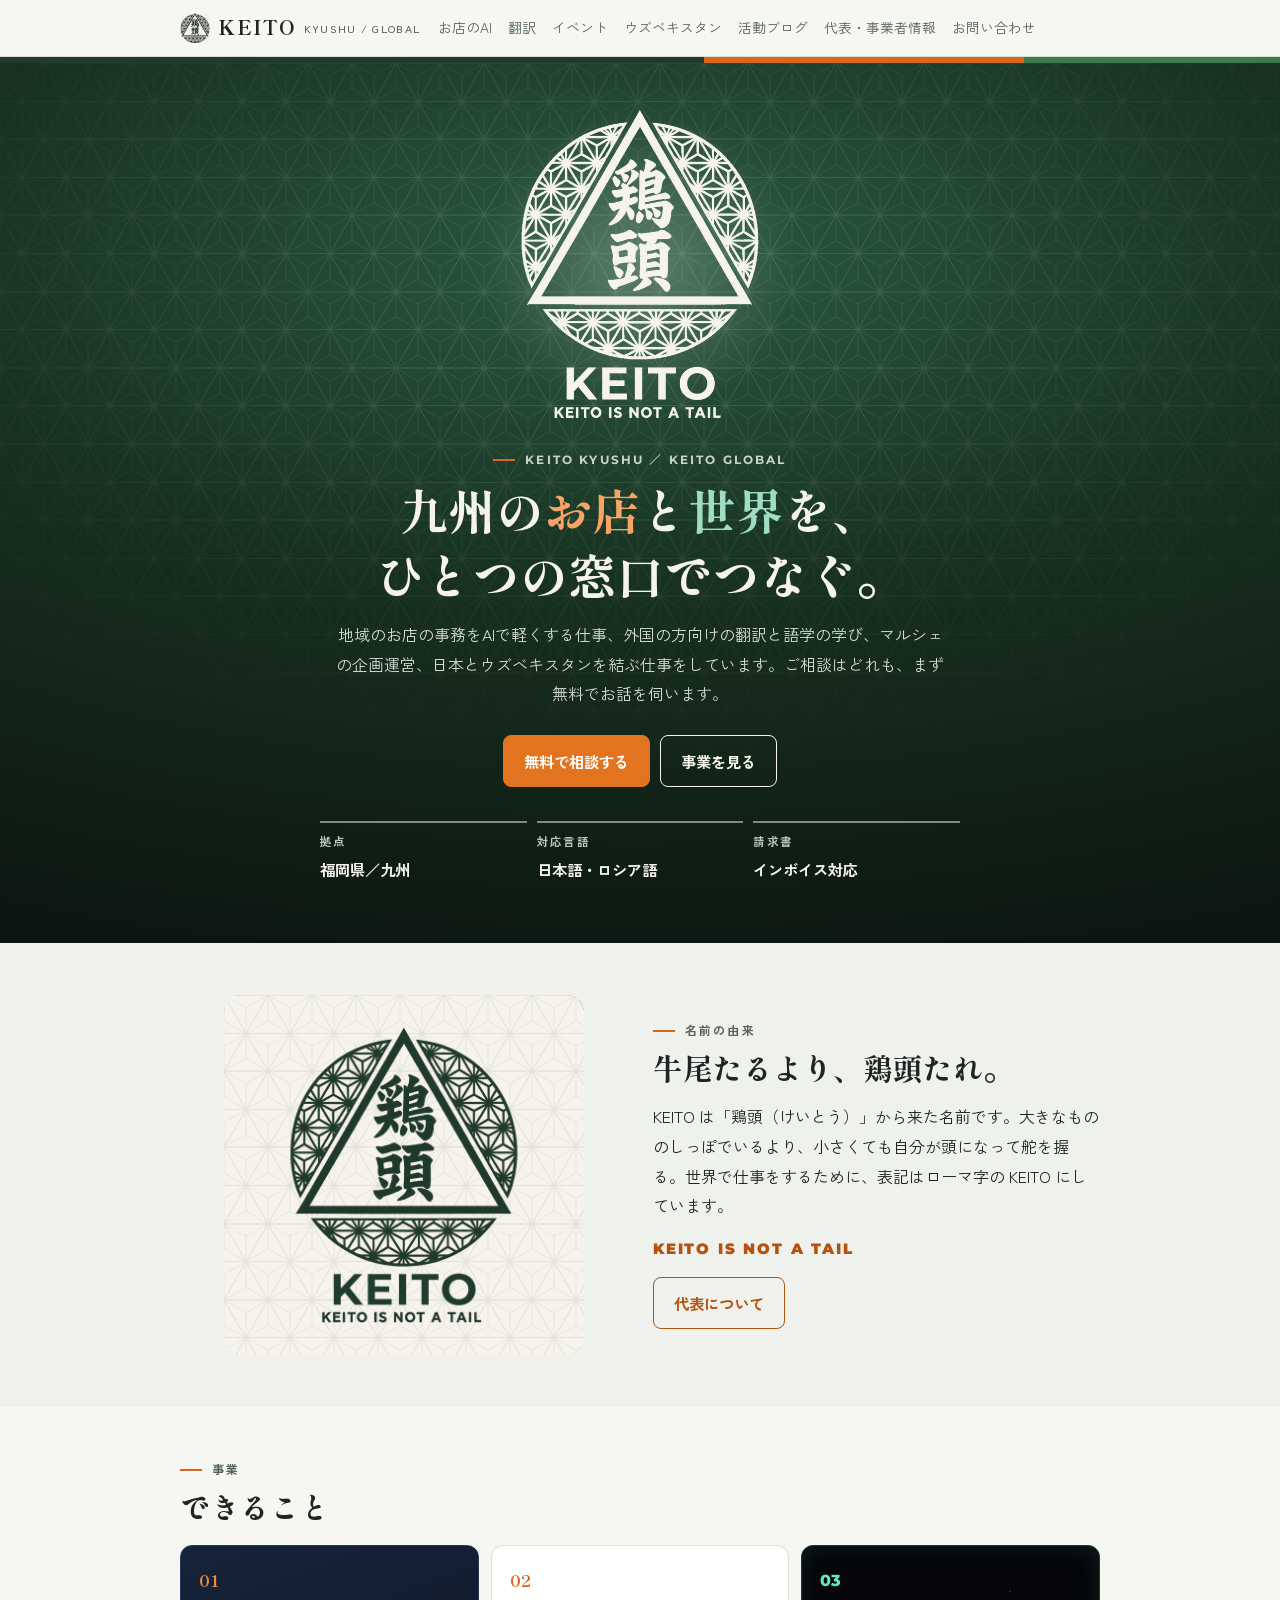
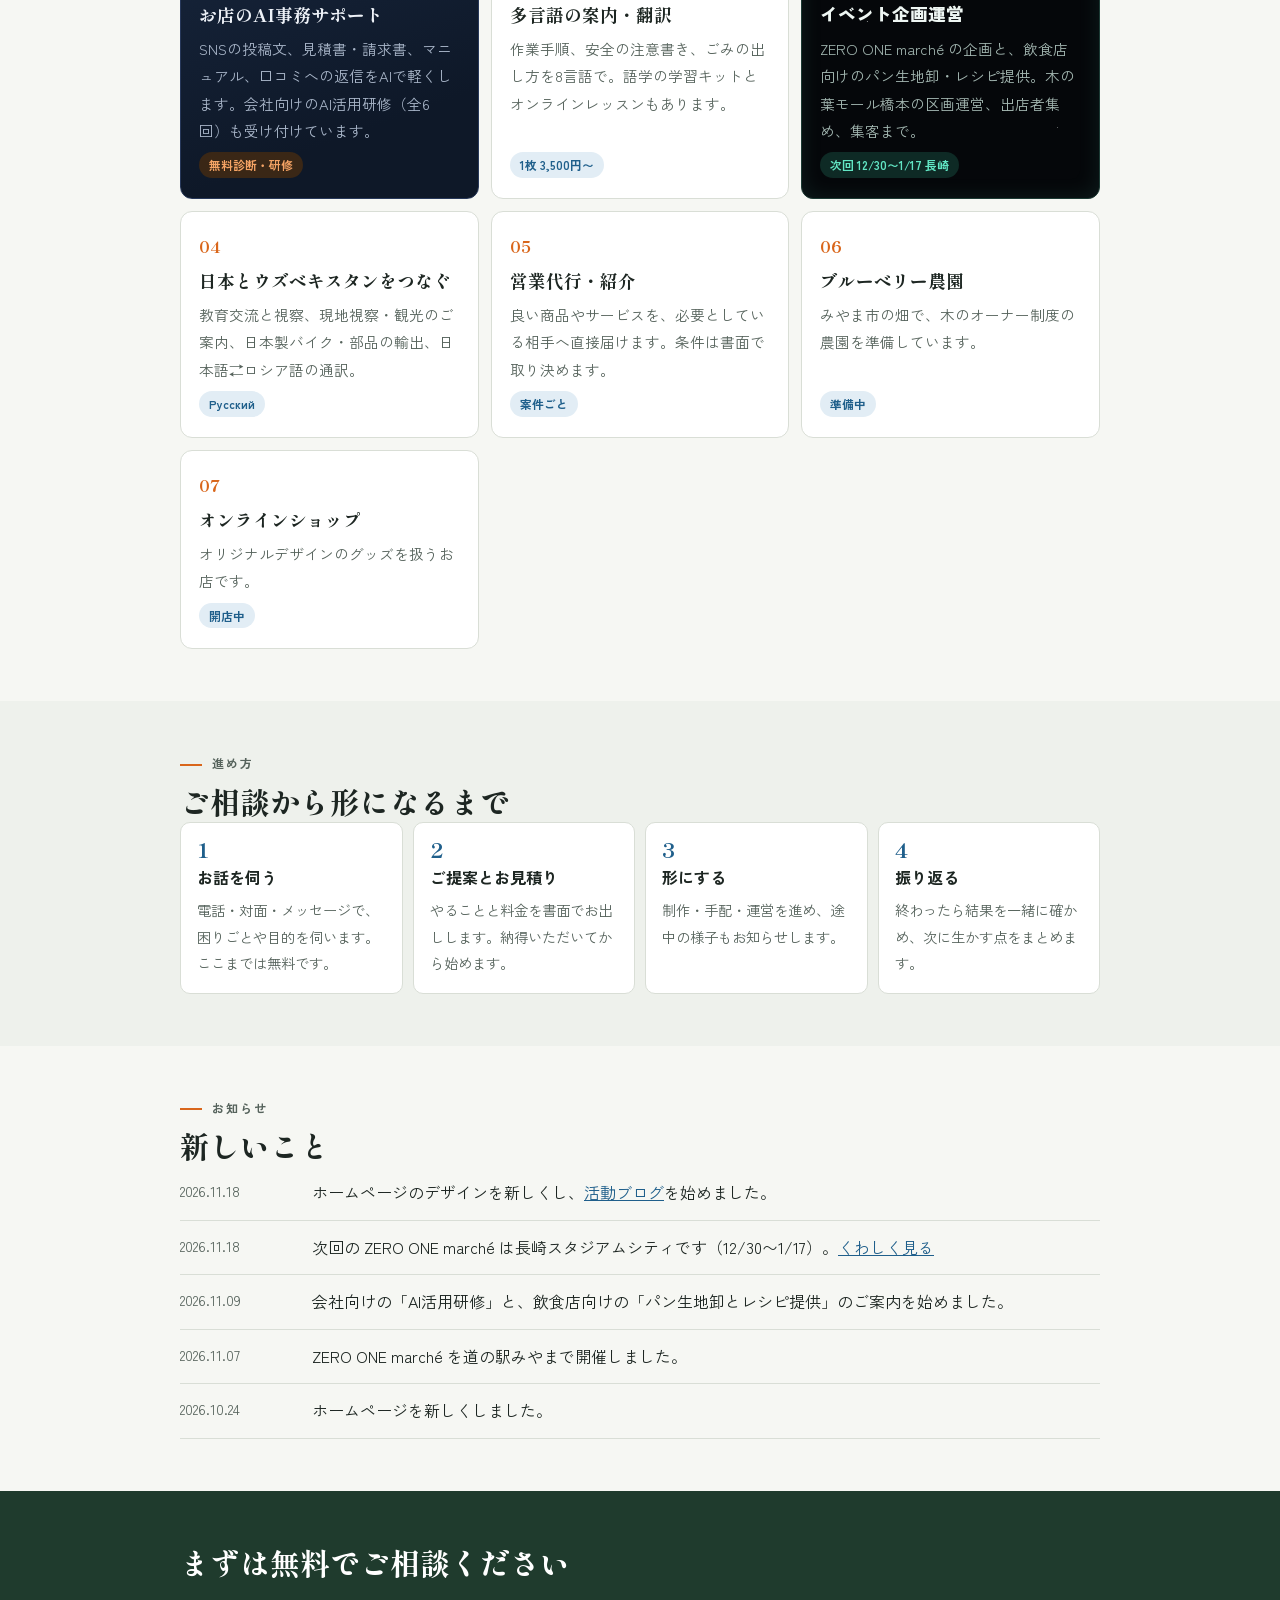
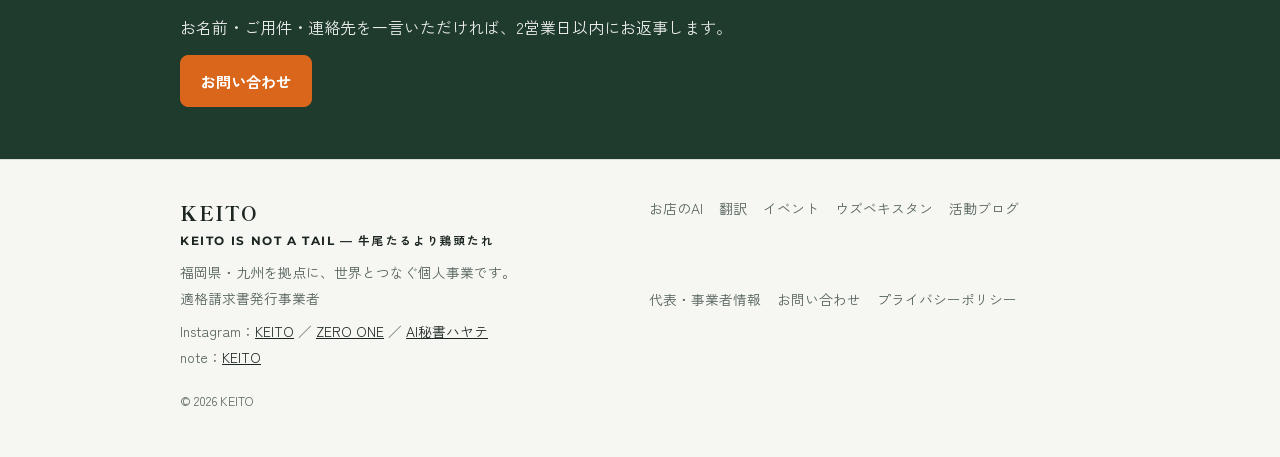
<file: index.html>
<!doctype html>
<html lang="ja">
<head>
<meta charset="utf-8">
<meta name="viewport" content="width=device-width,initial-scale=1,viewport-fit=cover">
<title>KEITO（ケイト）｜福岡県みやま市・九州のAI事務サポート・多言語翻訳・イベント企画</title>
<meta name="google-site-verification" content="VZI8KZtmXzknJhedFPaWdhV9jfp2oQwo4rpci6mWn_s">
<meta name="claude:viewport-fit-sides" content="cover">
<meta name="description" content="福岡県みやま市・九州のKEITO（ケイト／鶏頭。KEITO KYUSHU／KEITO GLOBAL）。お店のAI事務サポート、多言語の翻訳と語学、イベント企画運営（ZERO ONE marché）、日本とウズベキスタンをつなぐ仕事をしています。">
<link rel="canonical" href="https://keito55thx-ai.github.io/">
<meta property="og:type" content="website">
<meta property="og:site_name" content="KEITO">
<meta property="og:title" content="KEITO（ケイト）｜福岡県みやま市・九州のAI事務サポート・多言語翻訳・イベント企画">
<meta property="og:description" content="福岡県みやま市・九州のKEITO（ケイト／鶏頭。KEITO KYUSHU／KEITO GLOBAL）。お店のAI事務サポート、多言語の翻訳と語学、イベント企画運営（ZERO ONE marché）、日本とウズベキスタンをつなぐ仕事をしています。">
<meta property="og:url" content="https://keito55thx-ai.github.io/">
<meta property="og:image" content="https://keito55thx-ai.github.io/assets/ogp.png">
<meta property="og:locale" content="ja_JP">
<meta name="twitter:card" content="summary_large_image">
<meta name="theme-color" content="#f6f7f3" media="(prefers-color-scheme: light)">
<meta name="theme-color" content="#141a17" media="(prefers-color-scheme: dark)">
<link rel="icon" href="assets/favicon.svg" type="image/svg+xml">
<link rel="apple-touch-icon" href="assets/apple-touch-icon.png">
<link rel="preconnect" href="https://fonts.googleapis.com">
<link rel="preconnect" href="https://fonts.gstatic.com" crossorigin>
<link rel="stylesheet" href="https://fonts.googleapis.com/css2?family=Montserrat:wght@700;900&family=Shippori+Mincho+B1:wght@600;800&family=Zen+Kaku+Gothic+New:wght@400;500;700&display=swap">
<link rel="stylesheet" href="assets/style.css">
<script>document.documentElement.className+=" js"</script>
<script src="assets/site.js" defer></script>
<link rel="preload" as="image" href="assets/keito-logo-white.png" fetchpriority="high"><script type="application/ld+json">{"@context": "https://schema.org", "@type": "LocalBusiness", "name": "KEITO", "url": "https://keito55thx-ai.github.io/", "image": "https://keito55thx-ai.github.io/assets/ogp.png", "email": "keito55thx@gmail.com", "address": {"@type": "PostalAddress", "addressLocality": "みやま市", "addressRegion": "福岡県", "addressCountry": "JP"}, "areaServed": ["福岡県", "九州", "日本", "ウズベキスタン"], "knowsLanguage": ["ja", "ru"], "alternateName": ["ケイト", "鶏頭", "KEITO KYUSHU", "KEITO GLOBAL"], "logo": "https://keito55thx-ai.github.io/assets/keito-logo.png", "sameAs": ["https://www.instagram.com/ktoisnotatail/", "https://www.instagram.com/zero1.iyhiah/", "https://www.instagram.com/kto_ai_hisho/", "https://note.com/k_to55", "https://keito420asanoha.paintory.com/"]}</script>
</head>
<body class="t-home">
<a class="skip" href="#main">本文へ</a>
<header class="bar gut"><div class="inner">
  <a class="logo" href=""><i class="mark" aria-hidden="true"></i>KEITO<span>KYUSHU / GLOBAL</span></a>
  <nav aria-label="サイトの案内"><a href="ai/">お店のAI</a><a href="translation/">翻訳</a><a href="event/">イベント</a><a href="uzbekistan/">ウズベキスタン</a><a href="blog/">活動ブログ</a><a href="about/">代表・事業者情報</a><a href="contact/">お問い合わせ</a></nav>
</div></header>
<div class="band" aria-hidden="true"></div>
<main id="main">

<section class="khero"><canvas class="warp" data-color="245,243,236" data-cy="0.26" aria-hidden="true"></canvas><div class="gut"><div class="inner">
  <div class="klogo"><img src="assets/keito-logo-white.png" width="640" height="640" fetchpriority="high" alt="KEITO（鶏頭）のロゴ。KEITO IS NOT A TAIL"></div>
  <p class="eyebrow rise">KEITO KYUSHU ／ KEITO GLOBAL</p>
  <h1 class="rise">九州の<span class="m">お店</span>と<span class="t">世界</span>を、<br>ひとつの窓口でつなぐ。</h1>
  <p class="lead rise">地域のお店の事務をAIで軽くする仕事、外国の方向けの翻訳と語学の学び、マルシェの企画運営、日本とウズベキスタンを結ぶ仕事をしています。ご相談はどれも、まず無料でお話を伺います。</p>
  <div class="actions rise"><a class="btn solid" href="contact/">無料で相談する</a><a class="btn" href="#services">事業を見る</a></div>
  <dl class="facts rise">
    <div><dt>拠点</dt><dd>福岡県／九州</dd></div>
    <div><dt>対応言語</dt><dd>日本語・ロシア語</dd></div>
    <div><dt>請求書</dt><dd>インボイス対応</dd></div>
  </dl>
</div></div></section>
<section class="sec-alt"><div class="gut"><div class="inner"><div class="origin"><div class="plate"><img src="assets/keito-logo.png" width="640" height="640" alt="" loading="lazy"></div><div><p class="eyebrow">名前の由来</p><h2>牛尾たるより、鶏頭たれ。</h2><p>KEITO は「鶏頭（けいとう）」から来た名前です。大きなもののしっぽでいるより、小さくても自分が頭になって舵を握る。世界で仕事をするために、表記はローマ字の KEITO にしています。</p><p class="motto">KEITO IS NOT A TAIL</p><p style="margin-top:14px"><a class="btn" href="about/">代表について</a></p></div></div></div></div></section>
<section id="services"><div class="gut"><div class="inner"><p class="eyebrow">事業</p><h2>できること</h2><div class="cards"><a class="card c-ai" href="ai/"><span class="no">01</span><h3>お店のAI事務サポート</h3><p>SNSの投稿文、見積書・請求書、マニュアル、口コミへの返信をAIで軽くします。会社向けのAI活用研修（全6回）も受け付けています。</p><span class="chip">無料診断・研修</span></a><a class="card" href="translation/"><span class="no">02</span><h3>多言語の案内・翻訳</h3><p>作業手順、安全の注意書き、ごみの出し方を8言語で。語学の学習キットとオンラインレッスンもあります。</p><span class="chip">1枚 3,500円〜</span></a><a class="card c-zero" href="event/"><span class="no">03</span><h3>イベント企画運営</h3><p>ZERO ONE marché の企画と、飲食店向けのパン生地卸・レシピ提供。木の葉モール橋本の区画運営、出店者集め、集客まで。</p><span class="chip">次回 12/30〜1/17 長崎</span></a><a class="card" href="uzbekistan/"><span class="no">04</span><h3>日本とウズベキスタンをつなぐ</h3><p>教育交流と視察、現地視察・観光のご案内、日本製バイク・部品の輸出、日本語⇄ロシア語の通訳。</p><span class="chip">Русский</span></a><a class="card" href="about/#sales"><span class="no">05</span><h3>営業代行・紹介</h3><p>良い商品やサービスを、必要としている相手へ直接届けます。条件は書面で取り決めます。</p><span class="chip">案件ごと</span></a><a class="card" href="about/#farm"><span class="no">06</span><h3>ブルーベリー農園</h3><p>みやま市の畑で、木のオーナー制度の農園を準備しています。</p><span class="chip">準備中</span></a><a class="card" href="https://keito420asanoha.paintory.com/" target="_blank" rel="noopener"><span class="no">07</span><h3>オンラインショップ</h3><p>オリジナルデザインのグッズを扱うお店です。</p><span class="chip">開店中</span></a></div></div></div></section>
<section class="sec-alt"><div class="gut"><div class="inner"><p class="eyebrow">進め方</p><h2>ご相談から形になるまで</h2><ol class="steps"><li><strong>お話を伺う</strong><span>電話・対面・メッセージで、困りごとや目的を伺います。ここまでは無料です。</span></li><li><strong>ご提案とお見積り</strong><span>やることと料金を書面でお出しします。納得いただいてから始めます。</span></li><li><strong>形にする</strong><span>制作・手配・運営を進め、途中の様子もお知らせします。</span></li><li><strong>振り返る</strong><span>終わったら結果を一緒に確かめ、次に生かす点をまとめます。</span></li></ol></div></div></section>
<section><div class="gut"><div class="inner"><p class="eyebrow">お知らせ</p><h2>新しいこと</h2><ul class="news"><li><time datetime="2026-11-18">2026.11.18</time><span>ホームページのデザインを新しくし、<a href="blog/">活動ブログ</a>を始めました。</span></li><li><time datetime="2026-11-18">2026.11.18</time><span>次回の ZERO ONE marché は長崎スタジアムシティです（12/30〜1/17）。<a href="event/">くわしく見る</a></span></li><li><time datetime="2026-11-09">2026.11.09</time><span>会社向けの「AI活用研修」と、飲食店向けの「パン生地卸とレシピ提供」のご案内を始めました。</span></li><li><time datetime="2026-11-07">2026.11.07</time><span>ZERO ONE marché を道の駅みやまで開催しました。</span></li><li><time datetime="2026-10-24">2026.10.24</time><span>ホームページを新しくしました。</span></li></ul></div></div></section>
<section class="sec-cta"><div class="gut"><div class="inner"><div class="cta"><h2>まずは無料でご相談ください</h2><p>お名前・ご用件・連絡先を一言いただければ、2営業日以内にお返事します。</p><a class="btn solid" href="contact/">お問い合わせ</a></div></div></div></section>

</main>
<footer class="foot gut"><div class="inner">
  <div class="foot-grid">
    <div><p class="foot-logo">KEITO</p><p class="foot-tag">KEITO IS NOT A TAIL ― 牛尾たるより鶏頭たれ</p><p>福岡県・九州を拠点に、世界とつなぐ個人事業です。<br>適格請求書発行事業者</p><p class="foot-sns">Instagram：<a href="https://www.instagram.com/ktoisnotatail/" target="_blank" rel="noopener">KEITO</a> ／ <a href="https://www.instagram.com/zero1.iyhiah/" target="_blank" rel="noopener">ZERO ONE</a> ／ <a href="https://www.instagram.com/kto_ai_hisho/" target="_blank" rel="noopener">AI秘書ハヤテ</a><br>note：<a href="https://note.com/k_to55" target="_blank" rel="noopener">KEITO</a></p></div>
    <nav aria-label="フッターの案内"><a href="ai/">お店のAI</a><a href="translation/">翻訳</a><a href="event/">イベント</a><a href="uzbekistan/">ウズベキスタン</a><a href="blog/">活動ブログ</a><a href="about/">代表・事業者情報</a><a href="contact/">お問い合わせ</a><a href="privacy/">プライバシーポリシー</a></nav>
  </div>
  <p class="copy">© 2026 KEITO</p>
</div></footer>
</body>
</html>
</file>
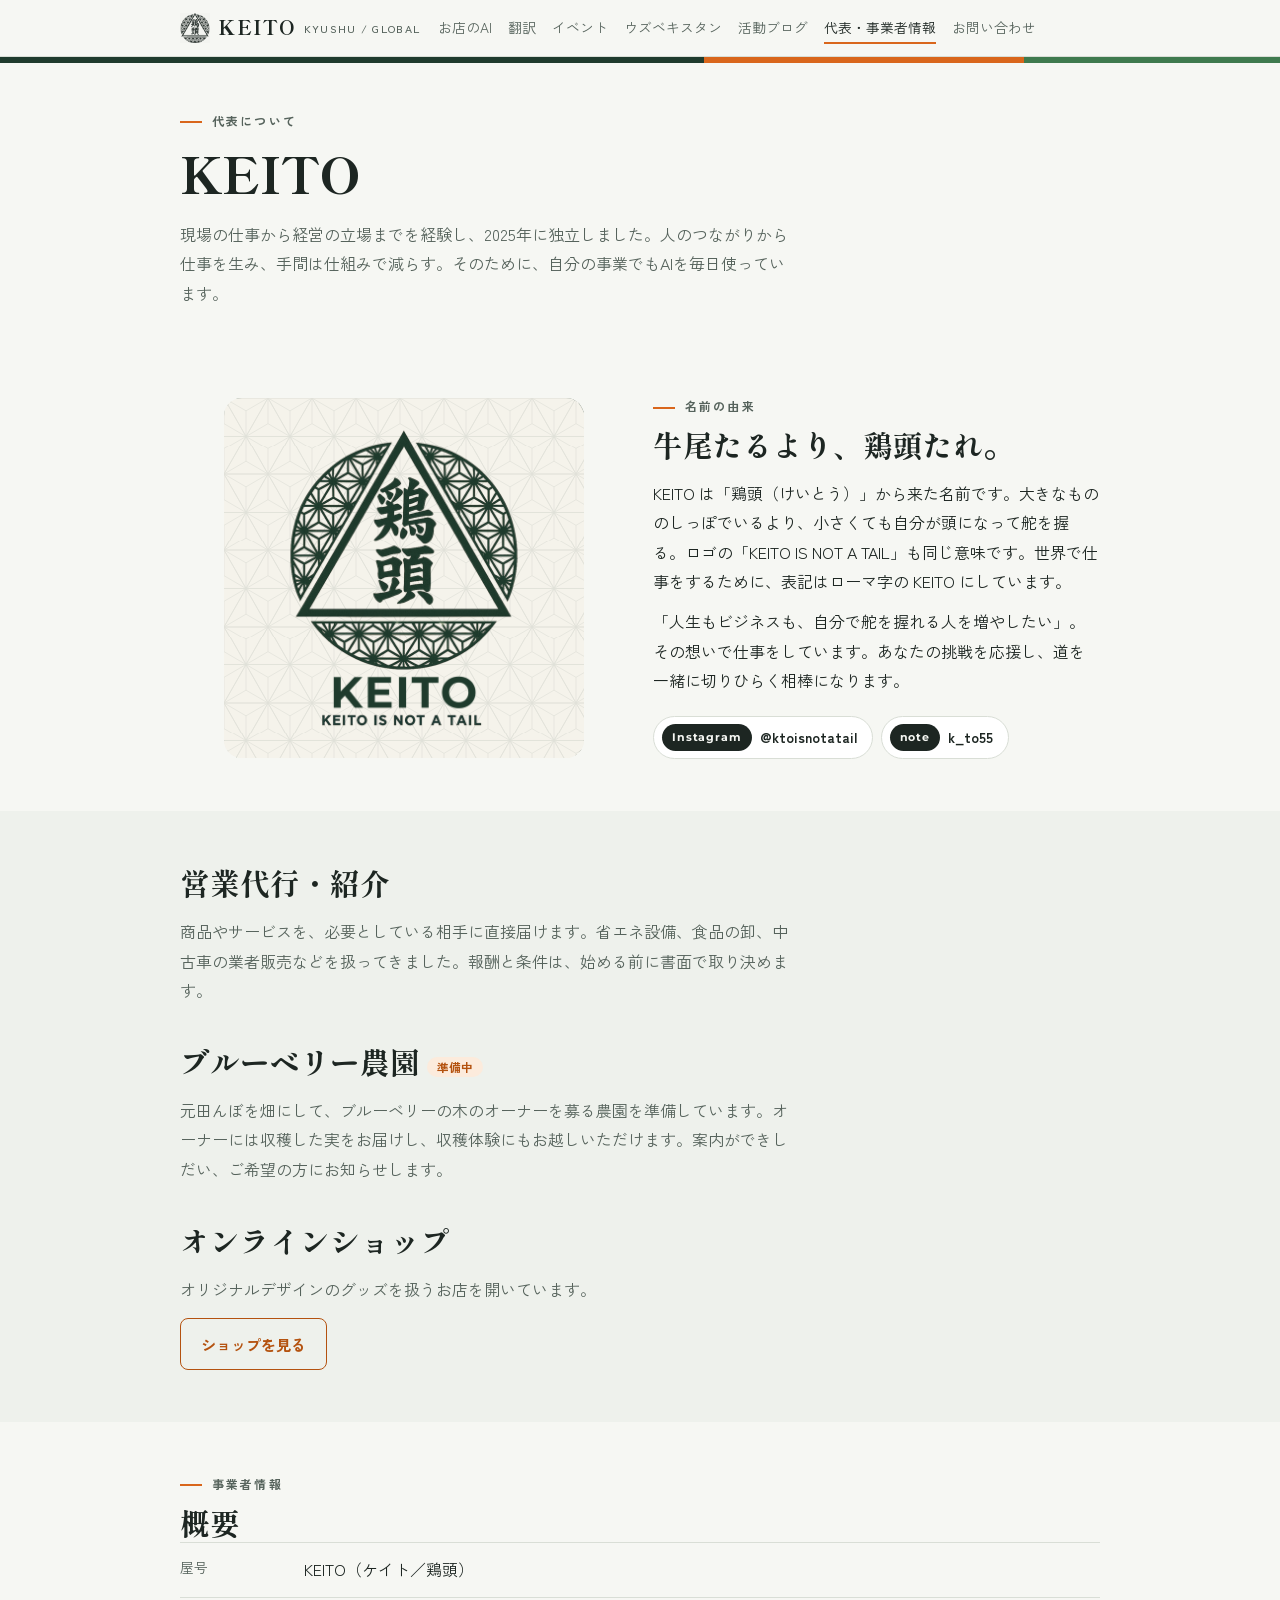
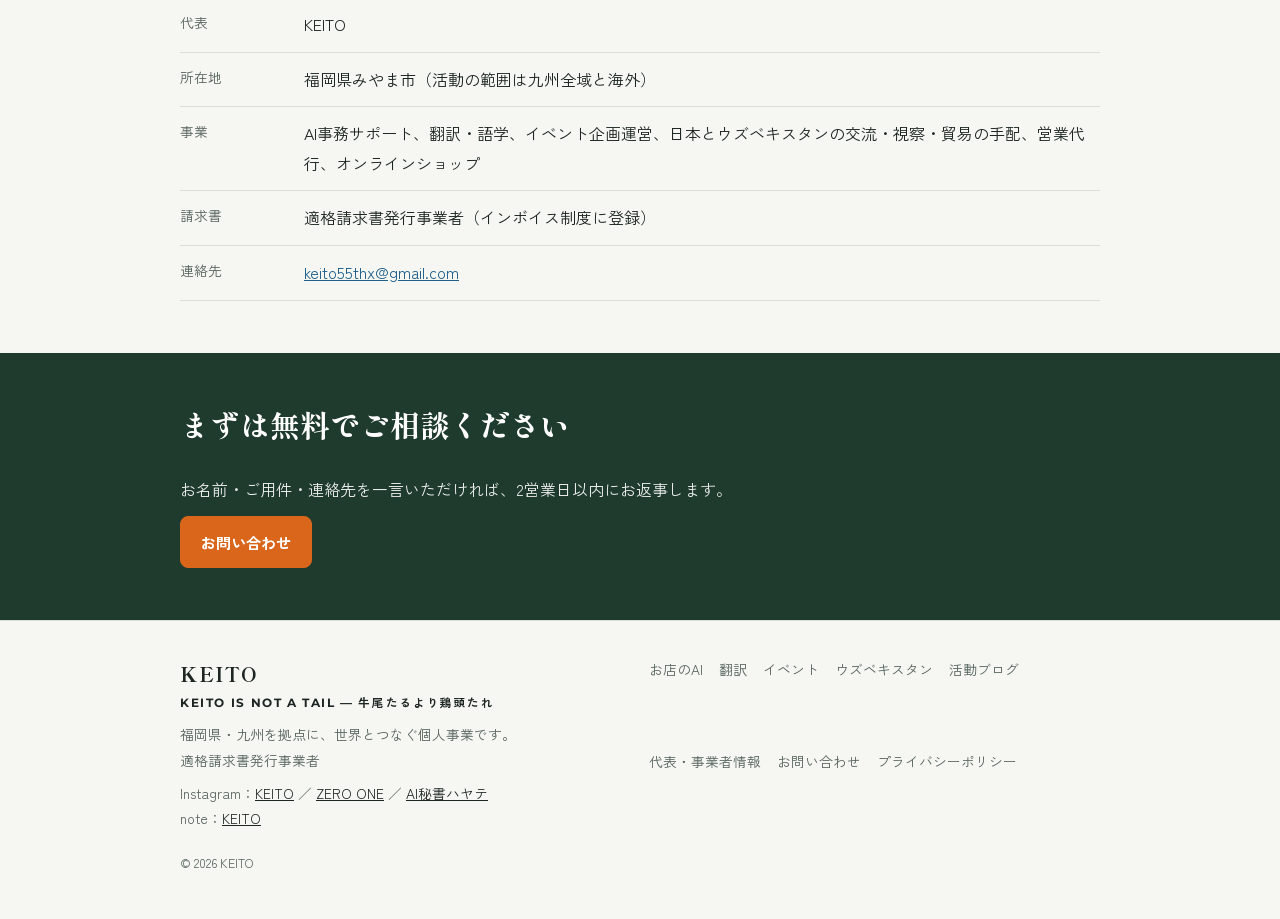
<file: about/index.html>
<!doctype html>
<html lang="ja">
<head>
<meta charset="utf-8">
<meta name="viewport" content="width=device-width,initial-scale=1,viewport-fit=cover">
<title>代表・事業者情報 ｜ KEITO</title>
<meta name="google-site-verification" content="VZI8KZtmXzknJhedFPaWdhV9jfp2oQwo4rpci6mWn_s">
<meta name="claude:viewport-fit-sides" content="cover">
<meta name="description" content="KEITO（福岡県・九州）の代表紹介と事業者情報。営業代行・紹介、準備中のブルーベリー農園、オンラインショップについて。">
<link rel="canonical" href="https://keito55thx-ai.github.io/about/">
<meta property="og:type" content="website">
<meta property="og:site_name" content="KEITO">
<meta property="og:title" content="代表・事業者情報 ｜ KEITO">
<meta property="og:description" content="KEITO（福岡県・九州）の代表紹介と事業者情報。営業代行・紹介、準備中のブルーベリー農園、オンラインショップについて。">
<meta property="og:url" content="https://keito55thx-ai.github.io/about/">
<meta property="og:image" content="https://keito55thx-ai.github.io/assets/ogp.png">
<meta property="og:locale" content="ja_JP">
<meta name="twitter:card" content="summary_large_image">
<meta name="theme-color" content="#f6f7f3" media="(prefers-color-scheme: light)">
<meta name="theme-color" content="#141a17" media="(prefers-color-scheme: dark)">
<link rel="icon" href="../assets/favicon.svg" type="image/svg+xml">
<link rel="apple-touch-icon" href="../assets/apple-touch-icon.png">
<link rel="preconnect" href="https://fonts.googleapis.com">
<link rel="preconnect" href="https://fonts.gstatic.com" crossorigin>
<link rel="stylesheet" href="https://fonts.googleapis.com/css2?family=Montserrat:wght@700;900&family=Shippori+Mincho+B1:wght@600;800&family=Zen+Kaku+Gothic+New:wght@400;500;700&display=swap">
<link rel="stylesheet" href="../assets/style.css">
<script>document.documentElement.className+=" js"</script>
<script src="../assets/site.js" defer></script>

</head>
<body class="t-home">
<a class="skip" href="#main">本文へ</a>
<header class="bar gut"><div class="inner">
  <a class="logo" href="../"><i class="mark" aria-hidden="true"></i>KEITO<span>KYUSHU / GLOBAL</span></a>
  <nav aria-label="サイトの案内"><a href="../ai/">お店のAI</a><a href="../translation/">翻訳</a><a href="../event/">イベント</a><a href="../uzbekistan/">ウズベキスタン</a><a href="../blog/">活動ブログ</a><a href="../about/" aria-current="page">代表・事業者情報</a><a href="../contact/">お問い合わせ</a></nav>
</div></header>
<div class="band" aria-hidden="true"></div>
<main id="main">
<section class="pagehead"><div class="gut"><div class="inner"><p class="eyebrow">代表について</p><h1>KEITO</h1><p class="lead">現場の仕事から経営の立場までを経験し、2025年に独立しました。人のつながりから仕事を生み、手間は仕組みで減らす。そのために、自分の事業でもAIを毎日使っています。</p></div></div></section><section><div class="gut"><div class="inner"><div class="origin"><div class="plate"><img src="../assets/keito-logo.png" width="640" height="640" alt="KEITO（鶏頭）のロゴ。KEITO IS NOT A TAIL" loading="lazy"></div><div><p class="eyebrow">名前の由来</p><h2>牛尾たるより、鶏頭たれ。</h2><p>KEITO は「鶏頭（けいとう）」から来た名前です。大きなもののしっぽでいるより、小さくても自分が頭になって舵を握る。ロゴの「KEITO IS NOT A TAIL」も同じ意味です。世界で仕事をするために、表記はローマ字の KEITO にしています。</p><p style="margin-top:10px">「人生もビジネスも、自分で舵を握れる人を増やしたい」。その想いで仕事をしています。あなたの挑戦を応援し、道を一緒に切りひらく相棒になります。</p><p class="snsrow"><a class="sns" href="https://www.instagram.com/ktoisnotatail/" target="_blank" rel="noopener"><b>Instagram</b>@ktoisnotatail</a><a class="sns" href="https://note.com/k_to55" target="_blank" rel="noopener"><b>note</b>k_to55</a></p></div></div></div></div></section><section class="sec-alt"><div class="gut"><div class="inner"><h2 id="sales">営業代行・紹介</h2><p class="lead">商品やサービスを、必要としている相手に直接届けます。省エネ設備、食品の卸、中古車の業者販売などを扱ってきました。報酬と条件は、始める前に書面で取り決めます。</p><h2 id="farm">ブルーベリー農園 <span class="chip soon">準備中</span></h2><p class="lead">元田んぼを畑にして、ブルーベリーの木のオーナーを募る農園を準備しています。オーナーには収穫した実をお届けし、収穫体験にもお越しいただけます。案内ができしだい、ご希望の方にお知らせします。</p><h2 id="shop">オンラインショップ</h2><p class="lead">オリジナルデザインのグッズを扱うお店を開いています。</p><p style="margin-top:14px"><a class="btn" href="https://keito420asanoha.paintory.com/" target="_blank" rel="noopener">ショップを見る</a></p></div></div></section><section><div class="gut"><div class="inner"><p class="eyebrow">事業者情報</p><h2>概要</h2><dl class="table"><div><dt>屋号</dt><dd>KEITO（ケイト／鶏頭）</dd></div><div><dt>代表</dt><dd>KEITO</dd></div><div><dt>所在地</dt><dd>福岡県みやま市（活動の範囲は九州全域と海外）</dd></div><div><dt>事業</dt><dd>AI事務サポート、翻訳・語学、イベント企画運営、日本とウズベキスタンの交流・視察・貿易の手配、営業代行、オンラインショップ</dd></div><div><dt>請求書</dt><dd>適格請求書発行事業者（インボイス制度に登録）</dd></div><div><dt>連絡先</dt><dd><a href="mailto:keito55thx@gmail.com?subject=%E3%81%8A%E5%95%8F%E3%81%84%E5%90%88%E3%82%8F%E3%81%9B">keito55thx@gmail.com</a></dd></div></dl></div></div></section><section class="sec-cta"><div class="gut"><div class="inner"><div class="cta"><h2>まずは無料でご相談ください</h2><p>お名前・ご用件・連絡先を一言いただければ、2営業日以内にお返事します。</p><a class="btn solid" href="../contact/">お問い合わせ</a></div></div></div></section>
</main>
<footer class="foot gut"><div class="inner">
  <div class="foot-grid">
    <div><p class="foot-logo">KEITO</p><p class="foot-tag">KEITO IS NOT A TAIL ― 牛尾たるより鶏頭たれ</p><p>福岡県・九州を拠点に、世界とつなぐ個人事業です。<br>適格請求書発行事業者</p><p class="foot-sns">Instagram：<a href="https://www.instagram.com/ktoisnotatail/" target="_blank" rel="noopener">KEITO</a> ／ <a href="https://www.instagram.com/zero1.iyhiah/" target="_blank" rel="noopener">ZERO ONE</a> ／ <a href="https://www.instagram.com/kto_ai_hisho/" target="_blank" rel="noopener">AI秘書ハヤテ</a><br>note：<a href="https://note.com/k_to55" target="_blank" rel="noopener">KEITO</a></p></div>
    <nav aria-label="フッターの案内"><a href="../ai/">お店のAI</a><a href="../translation/">翻訳</a><a href="../event/">イベント</a><a href="../uzbekistan/">ウズベキスタン</a><a href="../blog/">活動ブログ</a><a href="../about/" aria-current="page">代表・事業者情報</a><a href="../contact/">お問い合わせ</a><a href="../privacy/">プライバシーポリシー</a></nav>
  </div>
  <p class="copy">© 2026 KEITO</p>
</div></footer>
</body>
</html>
</file>
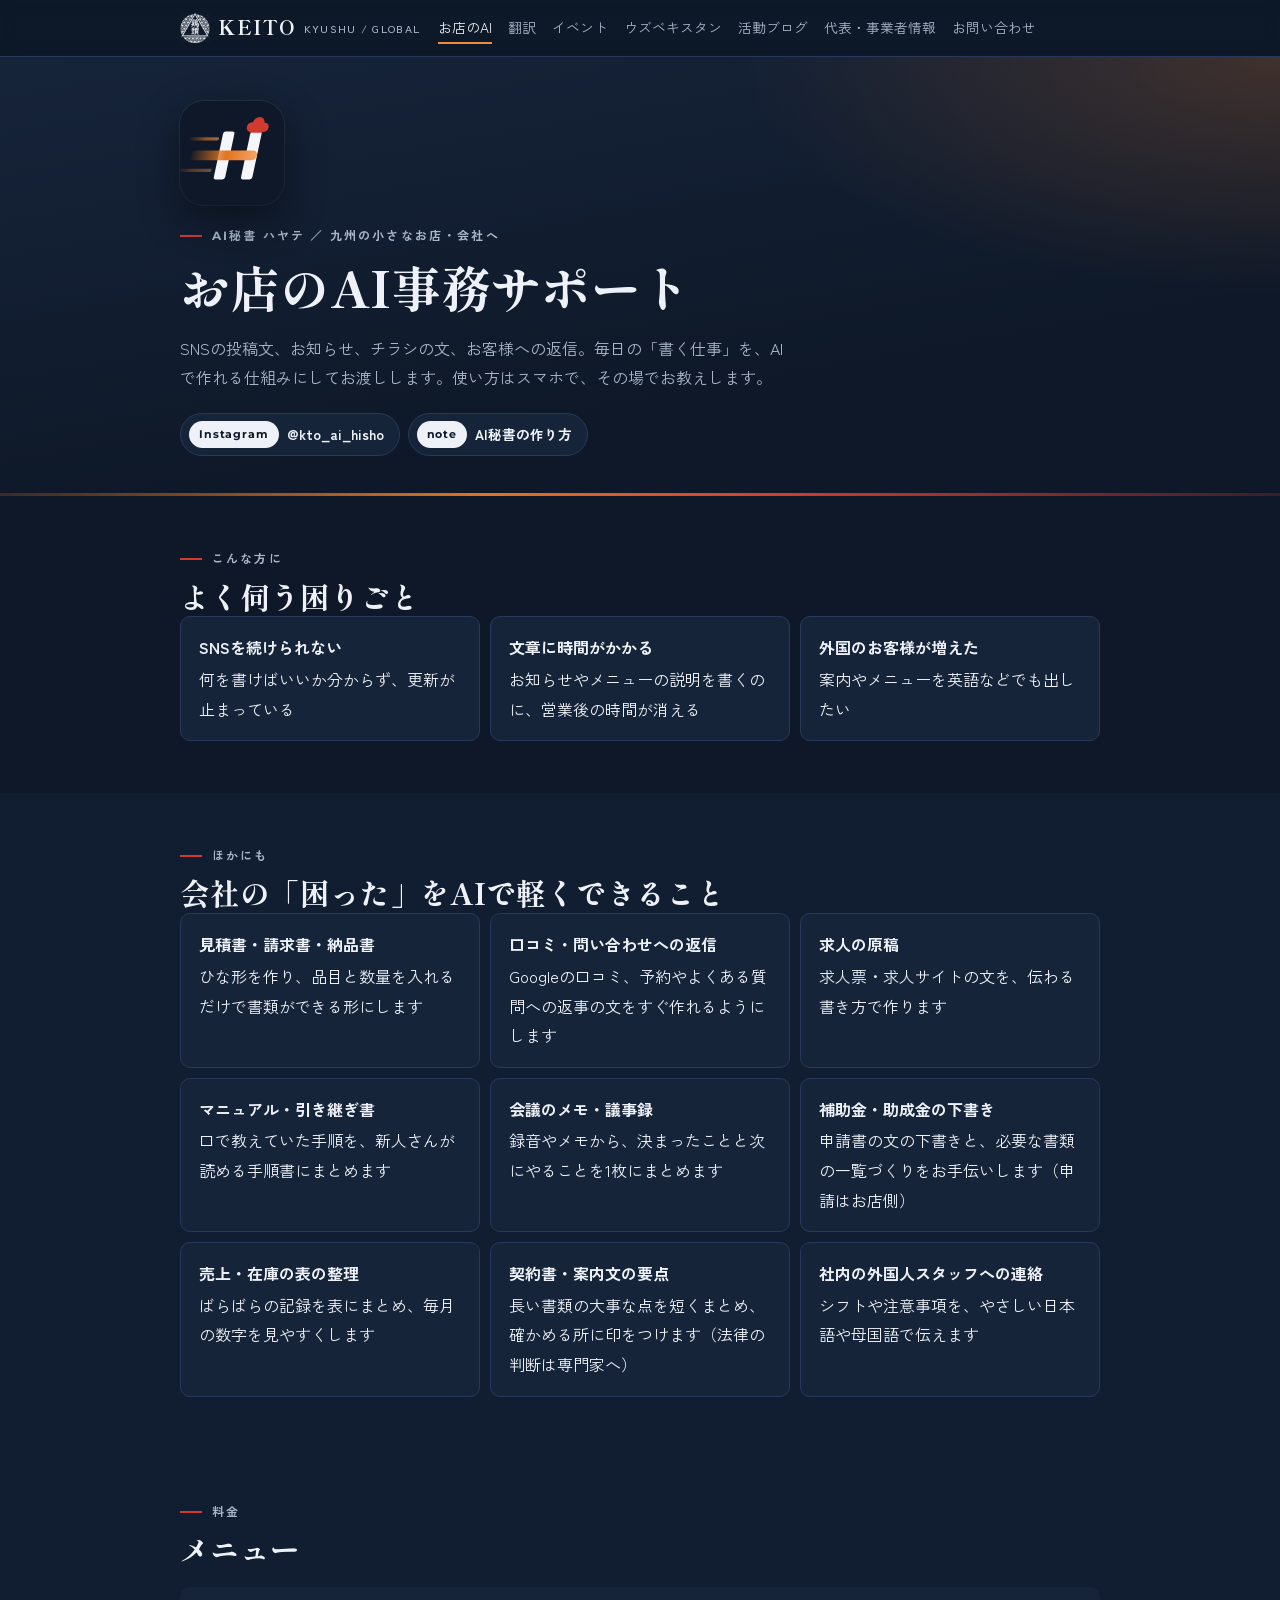
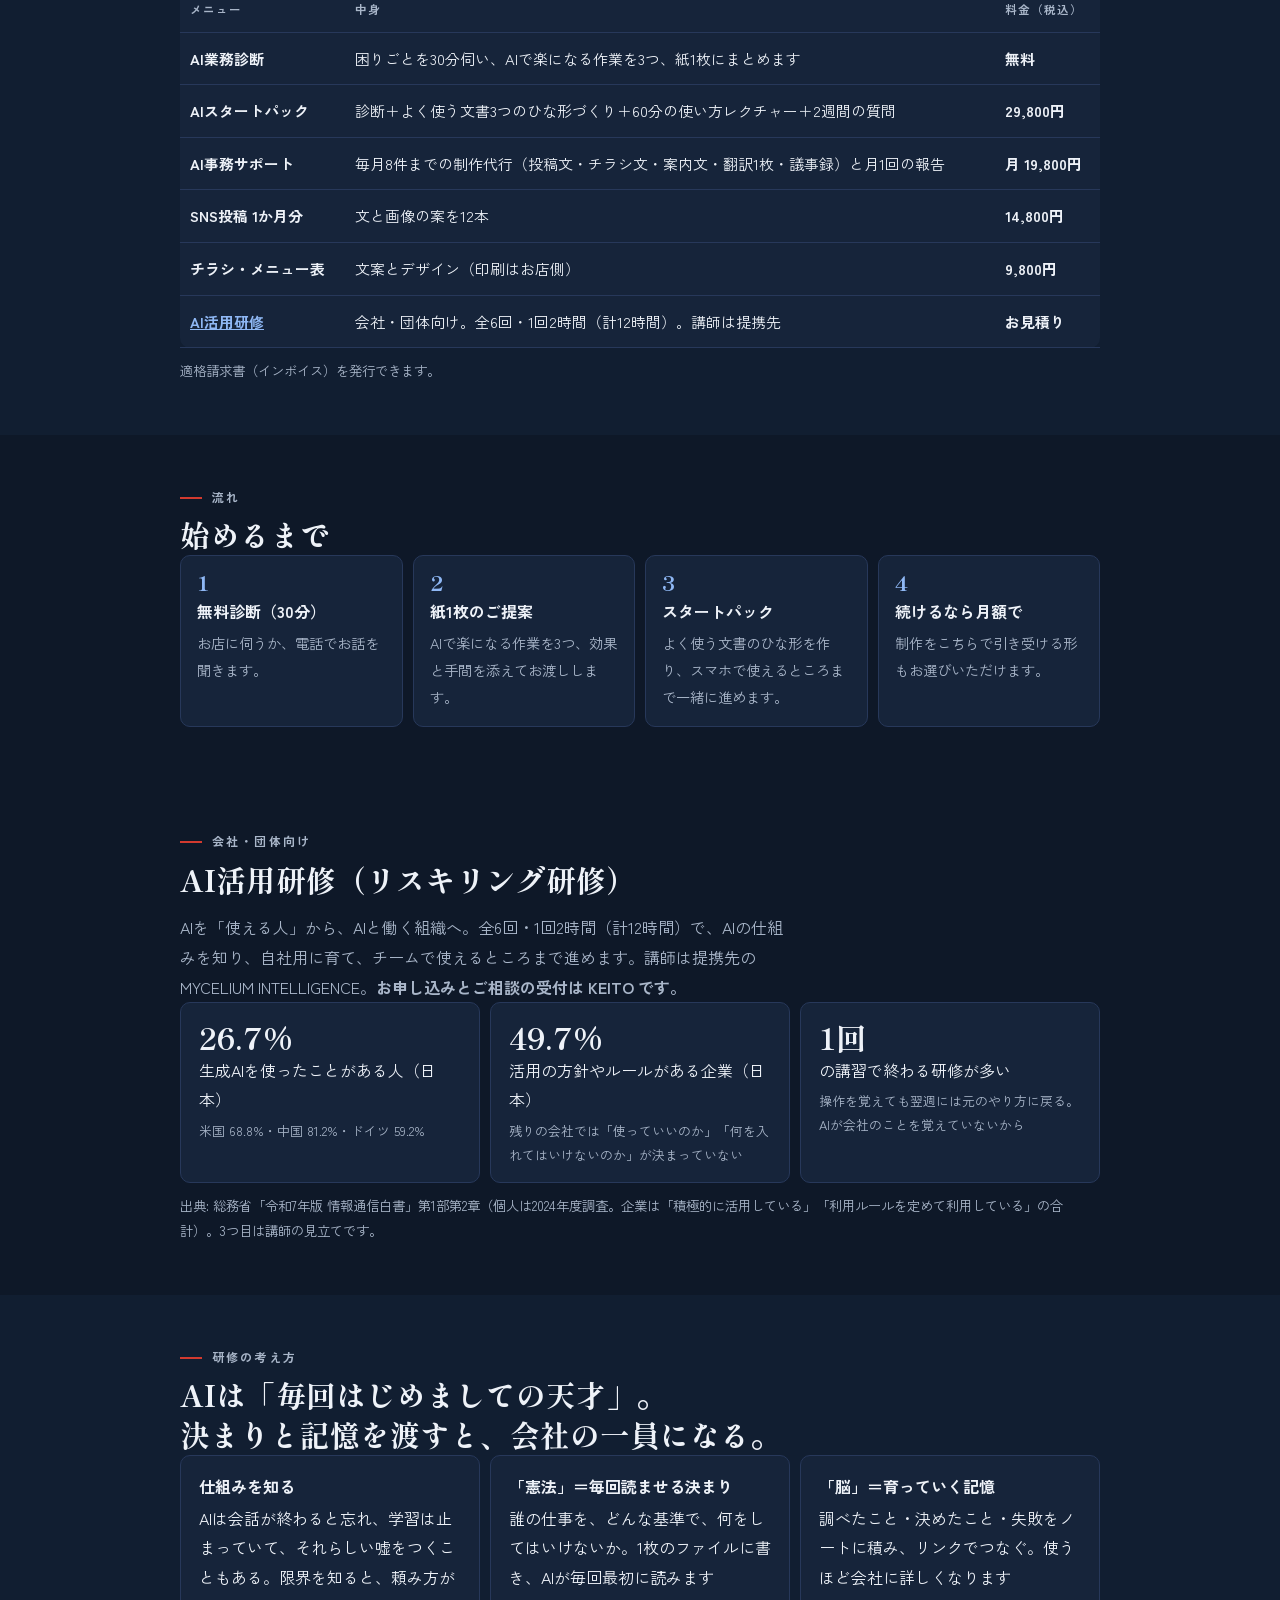
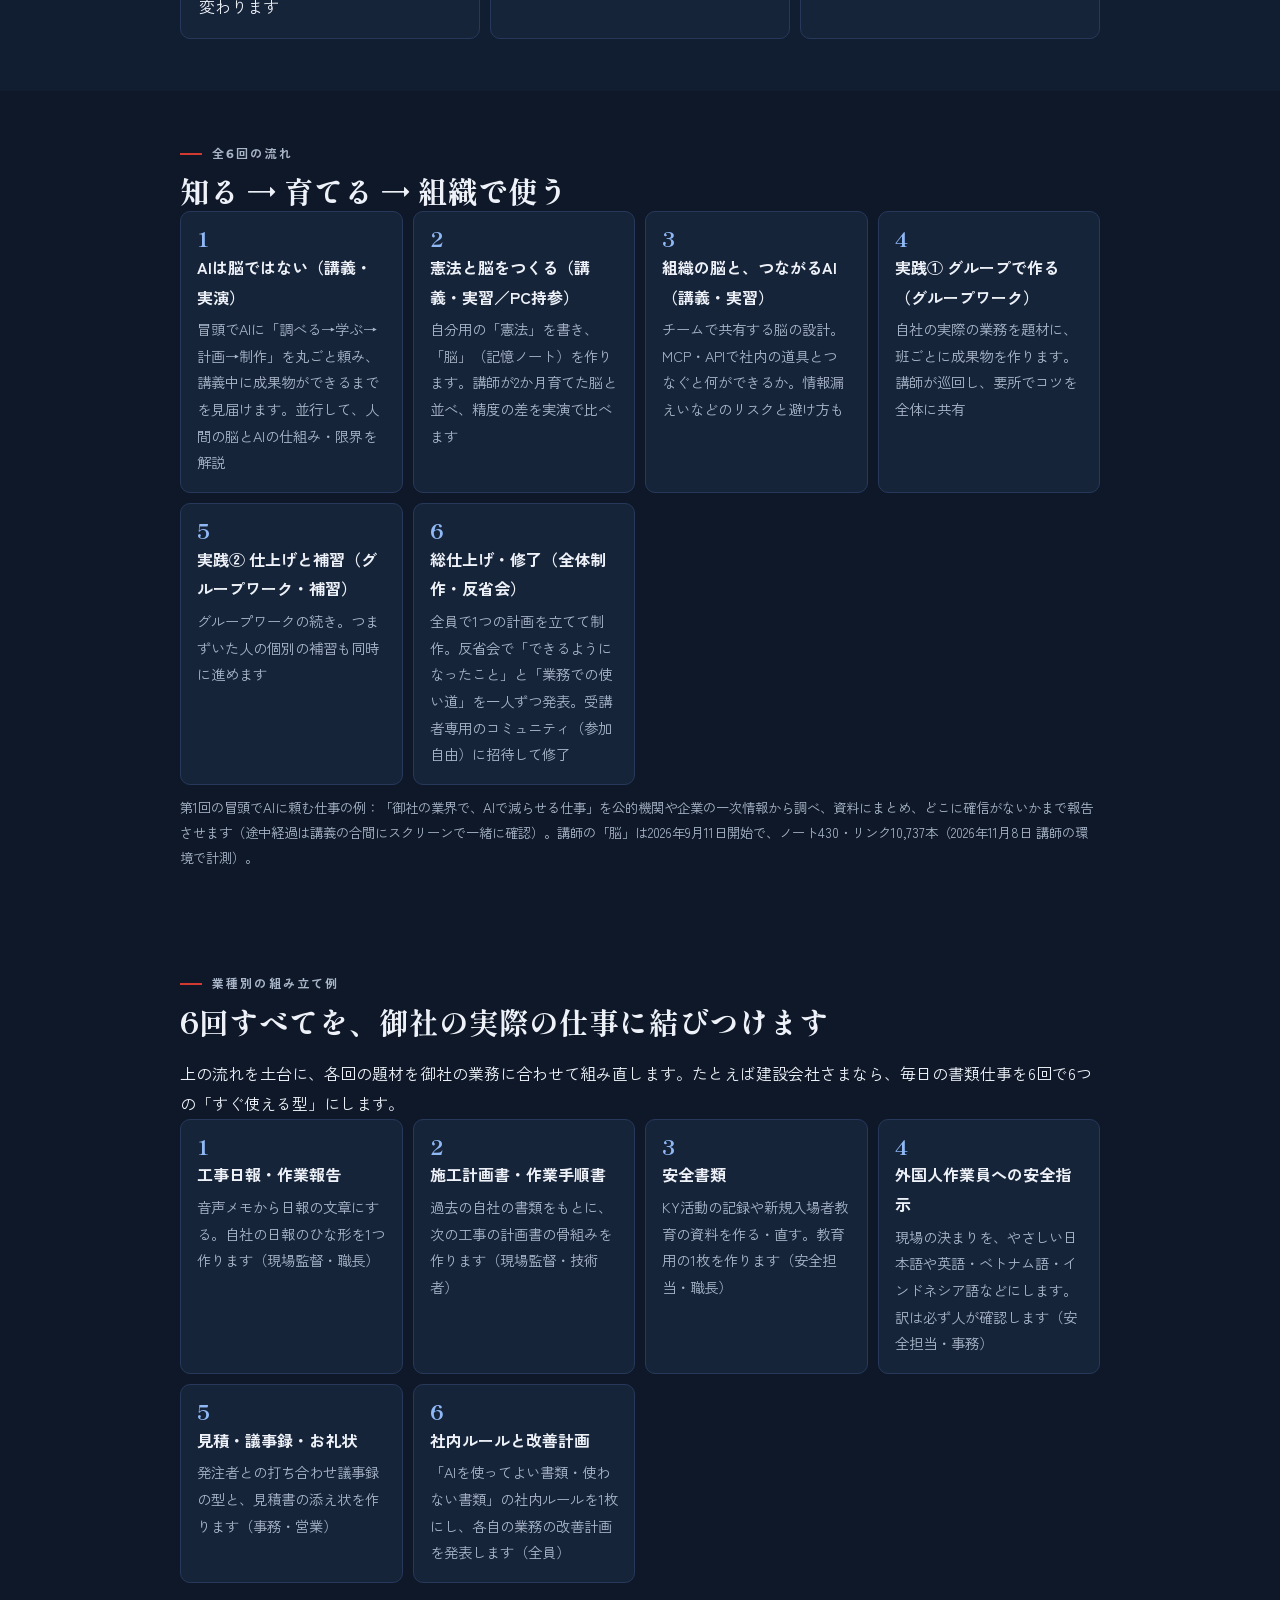
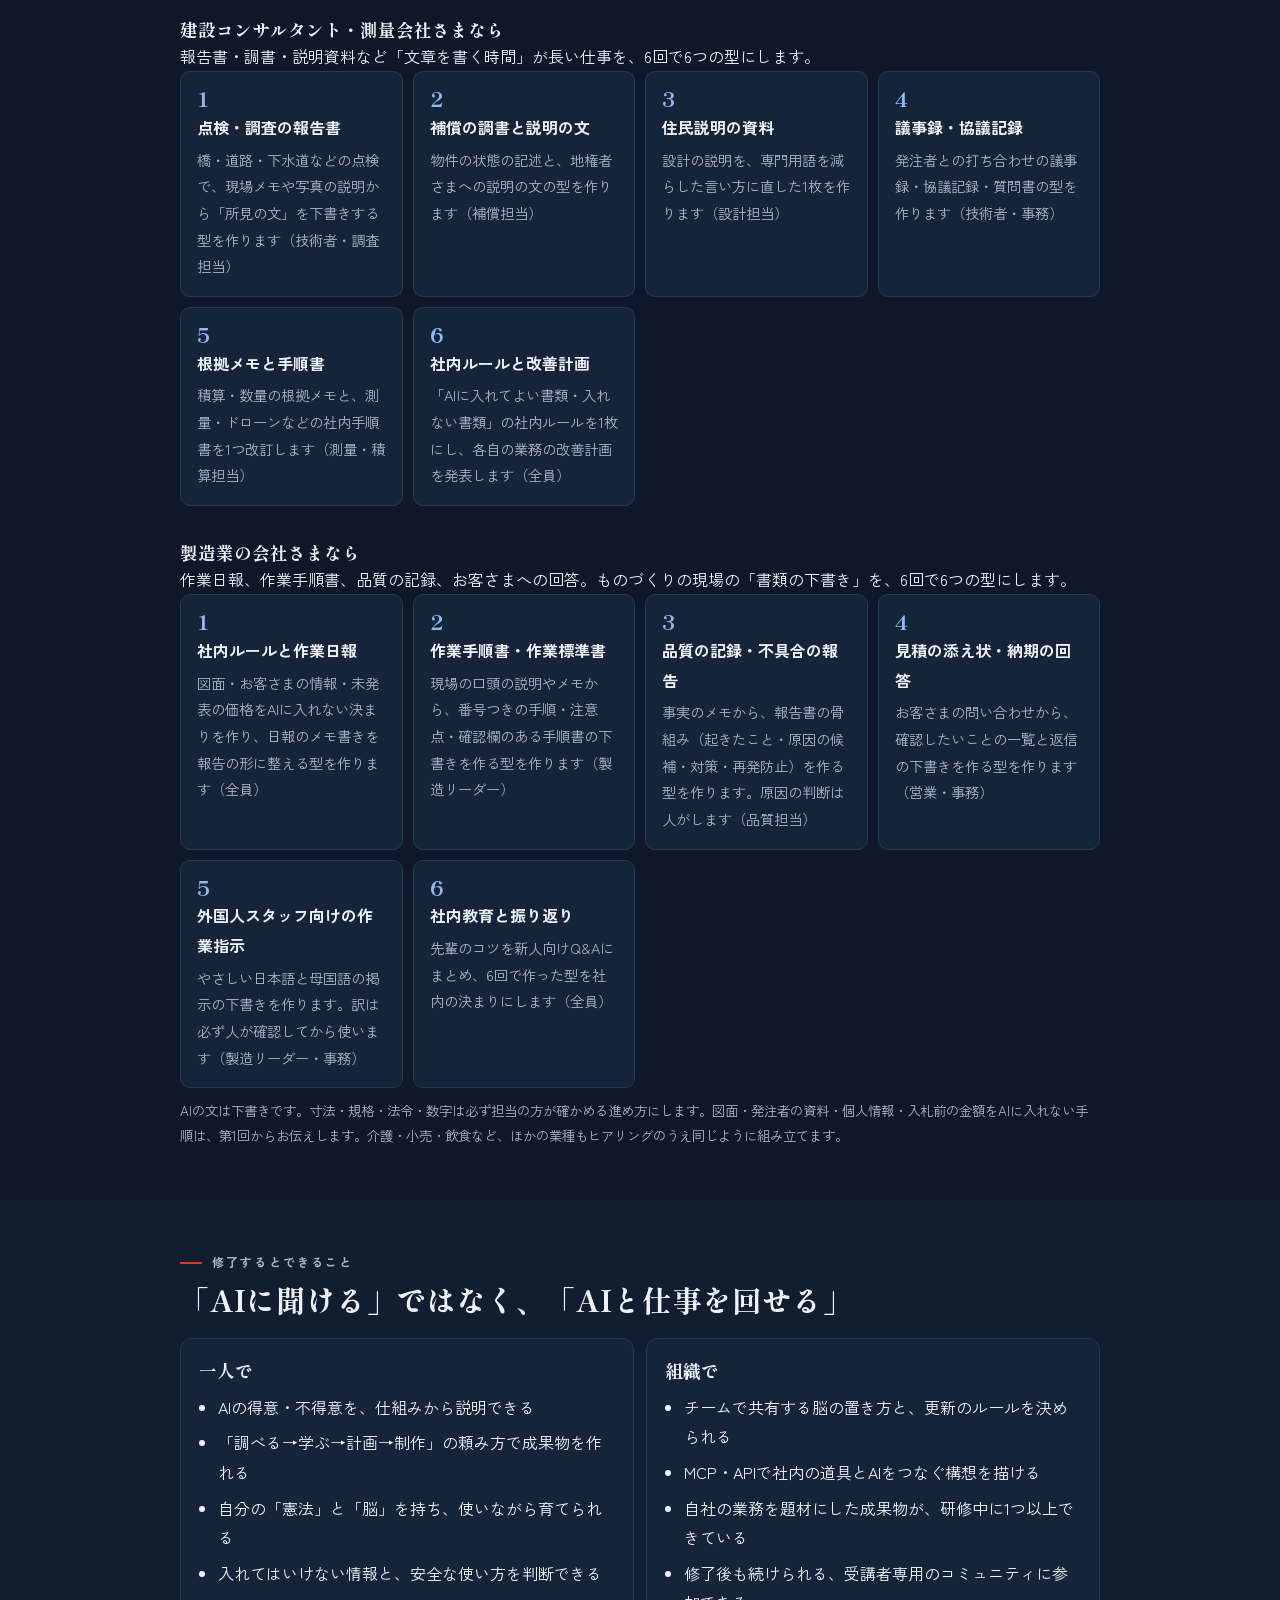
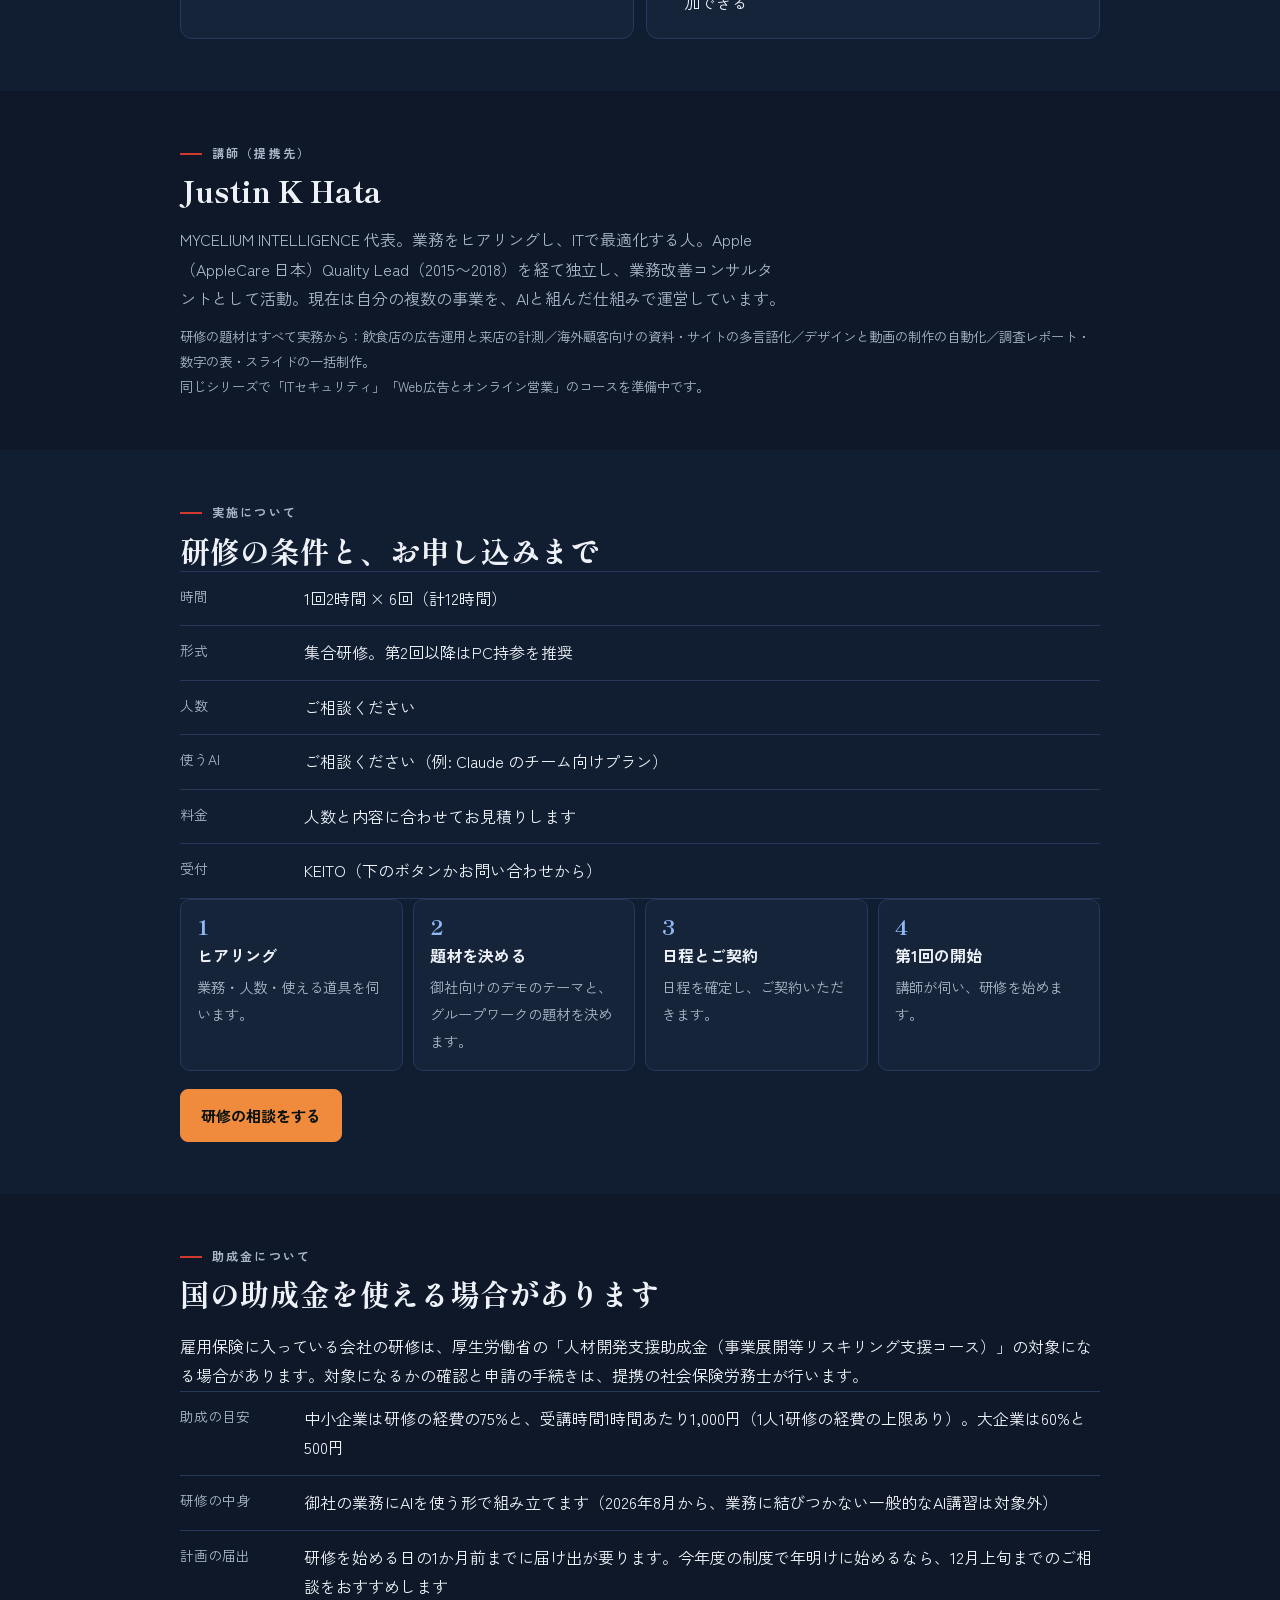
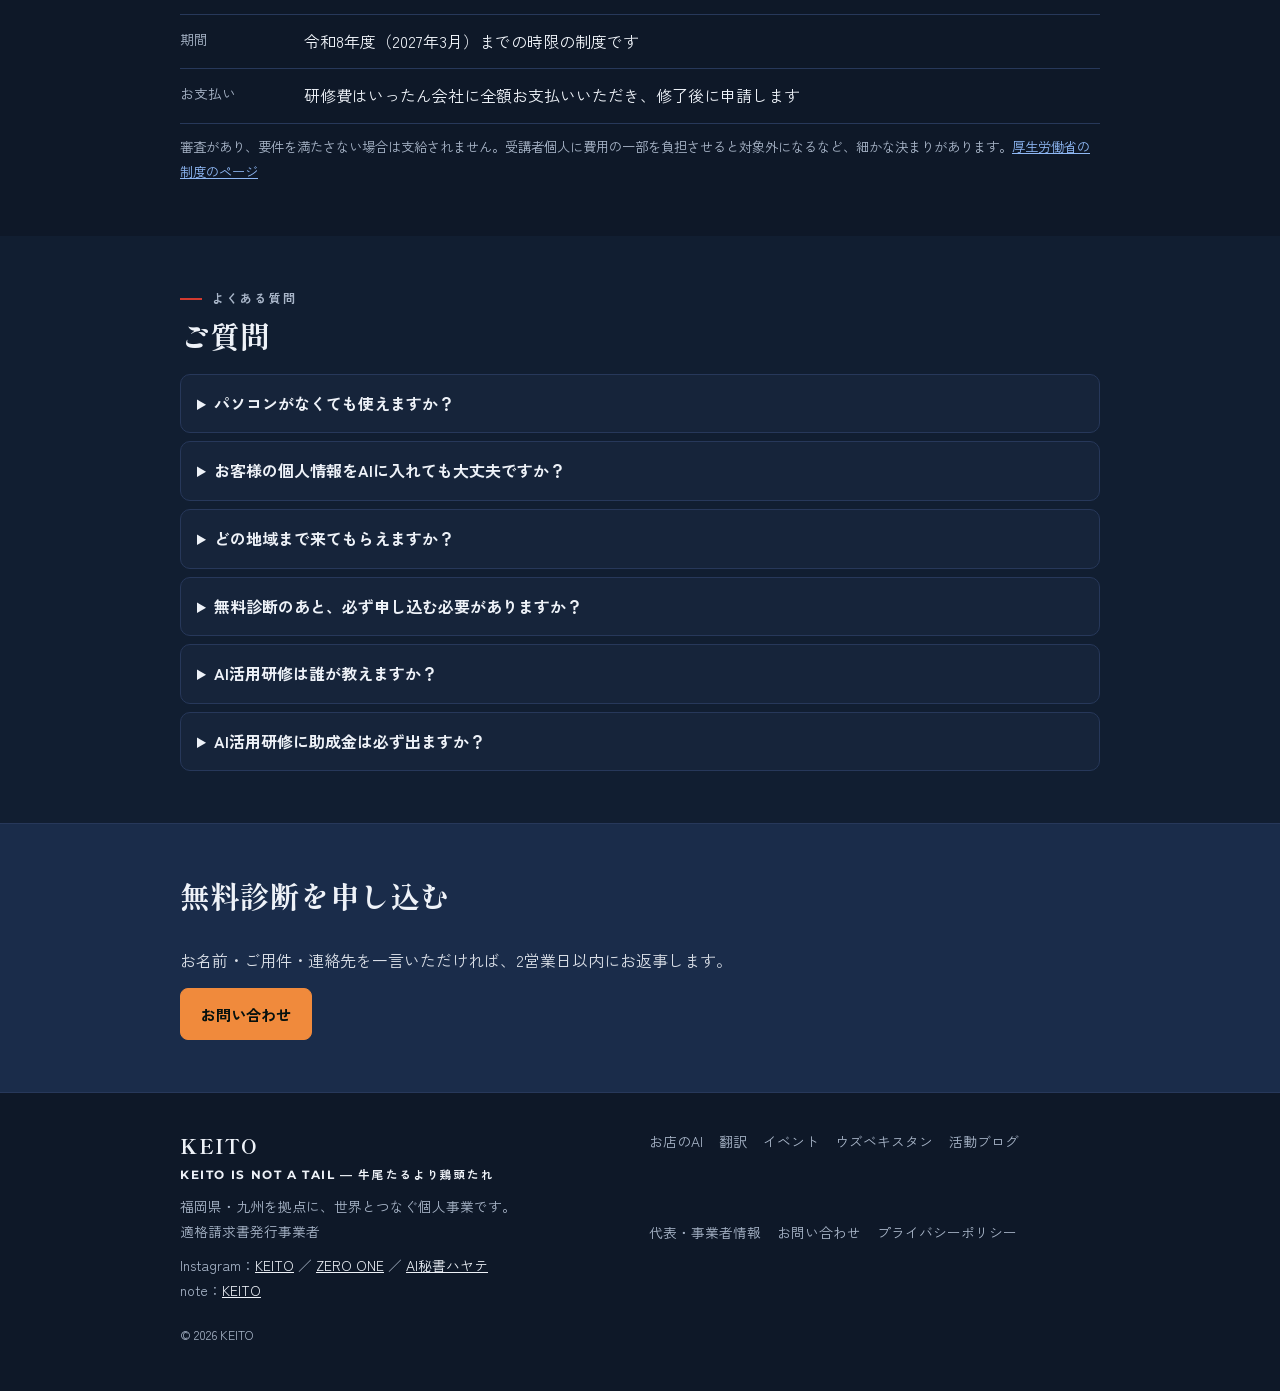
<file: ai/index.html>
<!doctype html>
<html lang="ja">
<head>
<meta charset="utf-8">
<meta name="viewport" content="width=device-width,initial-scale=1,viewport-fit=cover">
<title>お店のAI事務サポート ｜ KEITO</title>
<meta name="google-site-verification" content="VZI8KZtmXzknJhedFPaWdhV9jfp2oQwo4rpci6mWn_s">
<meta name="claude:viewport-fit-sides" content="cover">
<meta name="description" content="九州・福岡の小さなお店や会社向けに、SNS投稿・見積書・マニュアル・口コミ返信などの文書をAIで作れる仕組みを作ります。30分の無料診断あり。会社・団体向けのAI活用研修（全6回・12時間）も受付中。">
<link rel="canonical" href="https://keito55thx-ai.github.io/ai/">
<meta property="og:type" content="website">
<meta property="og:site_name" content="KEITO">
<meta property="og:title" content="お店のAI事務サポート ｜ KEITO">
<meta property="og:description" content="九州・福岡の小さなお店や会社向けに、SNS投稿・見積書・マニュアル・口コミ返信などの文書をAIで作れる仕組みを作ります。30分の無料診断あり。会社・団体向けのAI活用研修（全6回・12時間）も受付中。">
<meta property="og:url" content="https://keito55thx-ai.github.io/ai/">
<meta property="og:image" content="https://keito55thx-ai.github.io/assets/ogp.png">
<meta property="og:locale" content="ja_JP">
<meta name="twitter:card" content="summary_large_image">
<meta name="theme-color" content="#f6f7f3" media="(prefers-color-scheme: light)">
<meta name="theme-color" content="#141a17" media="(prefers-color-scheme: dark)">
<link rel="icon" href="../assets/favicon.svg" type="image/svg+xml">
<link rel="apple-touch-icon" href="../assets/apple-touch-icon.png">
<link rel="preconnect" href="https://fonts.googleapis.com">
<link rel="preconnect" href="https://fonts.gstatic.com" crossorigin>
<link rel="stylesheet" href="https://fonts.googleapis.com/css2?family=Montserrat:wght@700;900&family=Shippori+Mincho+B1:wght@600;800&family=Zen+Kaku+Gothic+New:wght@400;500;700&display=swap">
<link rel="stylesheet" href="../assets/style.css">
<script>document.documentElement.className+=" js"</script>
<script src="../assets/site.js" defer></script>

</head>
<body class="t-ai">
<a class="skip" href="#main">本文へ</a>
<header class="bar gut"><div class="inner">
  <a class="logo" href="../"><i class="mark" aria-hidden="true"></i>KEITO<span>KYUSHU / GLOBAL</span></a>
  <nav aria-label="サイトの案内"><a href="../ai/" aria-current="page">お店のAI</a><a href="../translation/">翻訳</a><a href="../event/">イベント</a><a href="../uzbekistan/">ウズベキスタン</a><a href="../blog/">活動ブログ</a><a href="../about/">代表・事業者情報</a><a href="../contact/">お問い合わせ</a></nav>
</div></header>
<div class="band" aria-hidden="true"></div>
<main id="main">
<section class="ahero"><div class="gut"><div class="inner"><img class="alogo" src="../assets/hayate-logo.svg" width="112" height="112" alt="AI秘書ハヤテのロゴ"><p class="eyebrow">AI秘書 ハヤテ ／ 九州の小さなお店・会社へ</p><h1>お店のAI事務サポート</h1><p class="lead">SNSの投稿文、お知らせ、チラシの文、お客様への返信。毎日の「書く仕事」を、AIで作れる仕組みにしてお渡しします。使い方はスマホで、その場でお教えします。</p><p class="snsrow"><a class="sns" href="https://www.instagram.com/kto_ai_hisho/" target="_blank" rel="noopener"><b>Instagram</b>@kto_ai_hisho</a><a class="sns" href="https://note.com/k_to55/n/n280e31d38ff6" target="_blank" rel="noopener"><b>note</b>AI秘書の作り方</a></p></div></div></section><section><div class="gut"><div class="inner"><p class="eyebrow">こんな方に</p><h2>よく伺う困りごと</h2><ul class="points"><li><strong>SNSを続けられない</strong>何を書けばいいか分からず、更新が止まっている</li><li><strong>文章に時間がかかる</strong>お知らせやメニューの説明を書くのに、営業後の時間が消える</li><li><strong>外国のお客様が増えた</strong>案内やメニューを英語などでも出したい</li></ul></div></div></section><section class="sec-alt"><div class="gut"><div class="inner"><p class="eyebrow">ほかにも</p><h2>会社の「困った」をAIで軽くできること</h2><ul class="points"><li><strong>見積書・請求書・納品書</strong>ひな形を作り、品目と数量を入れるだけで書類ができる形にします</li><li><strong>口コミ・問い合わせへの返信</strong>Googleの口コミ、予約やよくある質問への返事の文をすぐ作れるようにします</li><li><strong>求人の原稿</strong>求人票・求人サイトの文を、伝わる書き方で作ります</li><li><strong>マニュアル・引き継ぎ書</strong>口で教えていた手順を、新人さんが読める手順書にまとめます</li><li><strong>会議のメモ・議事録</strong>録音やメモから、決まったことと次にやることを1枚にまとめます</li><li><strong>補助金・助成金の下書き</strong>申請書の文の下書きと、必要な書類の一覧づくりをお手伝いします（申請はお店側）</li><li><strong>売上・在庫の表の整理</strong>ばらばらの記録を表にまとめ、毎月の数字を見やすくします</li><li><strong>契約書・案内文の要点</strong>長い書類の大事な点を短くまとめ、確かめる所に印をつけます（法律の判断は専門家へ）</li><li><strong>社内の外国人スタッフへの連絡</strong>シフトや注意事項を、やさしい日本語や母国語で伝えます</li></ul></div></div></section><section class="sec-alt"><div class="gut"><div class="inner"><p class="eyebrow">料金</p><h2>メニュー</h2><div class="ledger-wrap"><table class="ledger"><thead><tr><th>メニュー</th><th>中身</th><th>料金（税込）</th></tr></thead><tbody><tr><td>AI業務診断</td><td>困りごとを30分伺い、AIで楽になる作業を3つ、紙1枚にまとめます</td><td class="yen">無料</td></tr><tr><td>AIスタートパック</td><td>診断＋よく使う文書3つのひな形づくり＋60分の使い方レクチャー＋2週間の質問</td><td class="yen">29,800円</td></tr><tr><td>AI事務サポート</td><td>毎月8件までの制作代行（投稿文・チラシ文・案内文・翻訳1枚・議事録）と月1回の報告</td><td class="yen">月 19,800円</td></tr><tr><td>SNS投稿 1か月分</td><td>文と画像の案を12本</td><td class="yen">14,800円</td></tr><tr><td>チラシ・メニュー表</td><td>文案とデザイン（印刷はお店側）</td><td class="yen">9,800円</td></tr><tr><td><a href="#training">AI活用研修</a></td><td>会社・団体向け。全6回・1回2時間（計12時間）。講師は提携先</td><td class="yen">お見積り</td></tr></tbody></table></div><p class="note">適格請求書（インボイス）を発行できます。</p></div></div></section><section><div class="gut"><div class="inner"><p class="eyebrow">流れ</p><h2>始めるまで</h2><ol class="steps"><li><strong>無料診断（30分）</strong><span>お店に伺うか、電話でお話を聞きます。</span></li><li><strong>紙1枚のご提案</strong><span>AIで楽になる作業を3つ、効果と手間を添えてお渡しします。</span></li><li><strong>スタートパック</strong><span>よく使う文書のひな形を作り、スマホで使えるところまで一緒に進めます。</span></li><li><strong>続けるなら月額で</strong><span>制作をこちらで引き受ける形もお選びいただけます。</span></li></ol></div></div></section><section><div class="gut"><div class="inner"><p class="eyebrow" id="training">会社・団体向け</p><h2>AI活用研修（リスキリング研修）</h2><p class="lead">AIを「使える人」から、AIと働く組織へ。全6回・1回2時間（計12時間）で、AIの仕組みを知り、自社用に育て、チームで使えるところまで進めます。講師は提携先の MYCELIUM INTELLIGENCE。<strong>お申し込みとご相談の受付は KEITO です。</strong></p><ul class="lineup"><li><b>26.7%</b>生成AIを使ったことがある人（日本）<small>米国 68.8%・中国 81.2%・ドイツ 59.2%</small></li><li><b>49.7%</b>活用の方針やルールがある企業（日本）<small>残りの会社では「使っていいのか」「何を入れてはいけないのか」が決まっていない</small></li><li><b>1回</b>の講習で終わる研修が多い<small>操作を覚えても翌週には元のやり方に戻る。AIが会社のことを覚えていないから</small></li></ul><p class="note">出典: 総務省「令和7年版 情報通信白書」第1部第2章（個人は2024年度調査。企業は「積極的に活用している」「利用ルールを定めて利用している」の合計）。3つ目は講師の見立てです。</p></div></div></section><section class="sec-alt"><div class="gut"><div class="inner"><p class="eyebrow">研修の考え方</p><h2>AIは「毎回はじめましての天才」。<br>決まりと記憶を渡すと、会社の一員になる。</h2><ul class="points"><li><strong>仕組みを知る</strong>AIは会話が終わると忘れ、学習は止まっていて、それらしい嘘をつくこともある。限界を知ると、頼み方が変わります</li><li><strong>「憲法」＝毎回読ませる決まり</strong>誰の仕事を、どんな基準で、何をしてはいけないか。1枚のファイルに書き、AIが毎回最初に読みます</li><li><strong>「脳」＝育っていく記憶</strong>調べたこと・決めたこと・失敗をノートに積み、リンクでつなぐ。使うほど会社に詳しくなります</li></ul></div></div></section><section><div class="gut"><div class="inner"><p class="eyebrow">全6回の流れ</p><h2>知る → 育てる → 組織で使う</h2><ol class="steps"><li><strong>AIは脳ではない（講義・実演）</strong><span>冒頭でAIに「調べる→学ぶ→計画→制作」を丸ごと頼み、講義中に成果物ができるまでを見届けます。並行して、人間の脳とAIの仕組み・限界を解説</span></li><li><strong>憲法と脳をつくる（講義・実習／PC持参）</strong><span>自分用の「憲法」を書き、「脳」（記憶ノート）を作ります。講師が2か月育てた脳と並べ、精度の差を実演で比べます</span></li><li><strong>組織の脳と、つながるAI（講義・実習）</strong><span>チームで共有する脳の設計。MCP・APIで社内の道具とつなぐと何ができるか。情報漏えいなどのリスクと避け方も</span></li><li><strong>実践① グループで作る（グループワーク）</strong><span>自社の実際の業務を題材に、班ごとに成果物を作ります。講師が巡回し、要所でコツを全体に共有</span></li><li><strong>実践② 仕上げと補習（グループワーク・補習）</strong><span>グループワークの続き。つまずいた人の個別の補習も同時に進めます</span></li><li><strong>総仕上げ・修了（全体制作・反省会）</strong><span>全員で1つの計画を立てて制作。反省会で「できるようになったこと」と「業務での使い道」を一人ずつ発表。受講者専用のコミュニティ（参加自由）に招待して修了</span></li></ol><p class="note">第1回の冒頭でAIに頼む仕事の例：「御社の業界で、AIで減らせる仕事」を公的機関や企業の一次情報から調べ、資料にまとめ、どこに確信がないかまで報告させます（途中経過は講義の合間にスクリーンで一緒に確認）。講師の「脳」は2026年9月11日開始で、ノート430・リンク10,737本（2026年11月8日 講師の環境で計測）。</p></div></div></section><section><div class="gut"><div class="inner"><p class="eyebrow" id="by-industry">業種別の組み立て例</p><h2>6回すべてを、御社の実際の仕事に結びつけます</h2><p>上の流れを土台に、各回の題材を御社の業務に合わせて組み直します。たとえば建設会社さまなら、毎日の書類仕事を6回で6つの「すぐ使える型」にします。</p><ol class="steps"><li><strong>工事日報・作業報告</strong><span>音声メモから日報の文章にする。自社の日報のひな形を1つ作ります（現場監督・職長）</span></li><li><strong>施工計画書・作業手順書</strong><span>過去の自社の書類をもとに、次の工事の計画書の骨組みを作ります（現場監督・技術者）</span></li><li><strong>安全書類</strong><span>KY活動の記録や新規入場者教育の資料を作る・直す。教育用の1枚を作ります（安全担当・職長）</span></li><li><strong>外国人作業員への安全指示</strong><span>現場の決まりを、やさしい日本語や英語・ベトナム語・インドネシア語などにします。訳は必ず人が確認します（安全担当・事務）</span></li><li><strong>見積・議事録・お礼状</strong><span>発注者との打ち合わせ議事録の型と、見積書の添え状を作ります（事務・営業）</span></li><li><strong>社内ルールと改善計画</strong><span>「AIを使ってよい書類・使わない書類」の社内ルールを1枚にし、各自の業務の改善計画を発表します（全員）</span></li></ol><h3 id="by-industry-consultant" style="margin-top:2em">建設コンサルタント・測量会社さまなら</h3><p>報告書・調書・説明資料など「文章を書く時間」が長い仕事を、6回で6つの型にします。</p><ol class="steps"><li><strong>点検・調査の報告書</strong><span>橋・道路・下水道などの点検で、現場メモや写真の説明から「所見の文」を下書きする型を作ります（技術者・調査担当）</span></li><li><strong>補償の調書と説明の文</strong><span>物件の状態の記述と、地権者さまへの説明の文の型を作ります（補償担当）</span></li><li><strong>住民説明の資料</strong><span>設計の説明を、専門用語を減らした言い方に直した1枚を作ります（設計担当）</span></li><li><strong>議事録・協議記録</strong><span>発注者との打ち合わせの議事録・協議記録・質問書の型を作ります（技術者・事務）</span></li><li><strong>根拠メモと手順書</strong><span>積算・数量の根拠メモと、測量・ドローンなどの社内手順書を1つ改訂します（測量・積算担当）</span></li><li><strong>社内ルールと改善計画</strong><span>「AIに入れてよい書類・入れない書類」の社内ルールを1枚にし、各自の業務の改善計画を発表します（全員）</span></li></ol><h3 id="by-industry-manufacturing" style="margin-top:2em">製造業の会社さまなら</h3><p>作業日報、作業手順書、品質の記録、お客さまへの回答。ものづくりの現場の「書類の下書き」を、6回で6つの型にします。</p><ol class="steps"><li><strong>社内ルールと作業日報</strong><span>図面・お客さまの情報・未発表の価格をAIに入れない決まりを作り、日報のメモ書きを報告の形に整える型を作ります（全員）</span></li><li><strong>作業手順書・作業標準書</strong><span>現場の口頭の説明やメモから、番号つきの手順・注意点・確認欄のある手順書の下書きを作る型を作ります（製造リーダー）</span></li><li><strong>品質の記録・不具合の報告</strong><span>事実のメモから、報告書の骨組み（起きたこと・原因の候補・対策・再発防止）を作る型を作ります。原因の判断は人がします（品質担当）</span></li><li><strong>見積の添え状・納期の回答</strong><span>お客さまの問い合わせから、確認したいことの一覧と返信の下書きを作る型を作ります（営業・事務）</span></li><li><strong>外国人スタッフ向けの作業指示</strong><span>やさしい日本語と母国語の掲示の下書きを作ります。訳は必ず人が確認してから使います（製造リーダー・事務）</span></li><li><strong>社内教育と振り返り</strong><span>先輩のコツを新人向けQ&Aにまとめ、6回で作った型を社内の決まりにします（全員）</span></li></ol><p class="note">AIの文は下書きです。寸法・規格・法令・数字は必ず担当の方が確かめる進め方にします。図面・発注者の資料・個人情報・入札前の金額をAIに入れない手順は、第1回からお伝えします。介護・小売・飲食など、ほかの業種もヒアリングのうえ同じように組み立てます。</p></div></div></section><section class="sec-alt"><div class="gut"><div class="inner"><p class="eyebrow">修了するとできること</p><h2>「AIに聞ける」ではなく、「AIと仕事を回せる」</h2><div class="split"><div class="box"><h3>一人で</h3><ul class="plain"><li>AIの得意・不得意を、仕組みから説明できる</li><li>「調べる→学ぶ→計画→制作」の頼み方で成果物を作れる</li><li>自分の「憲法」と「脳」を持ち、使いながら育てられる</li><li>入れてはいけない情報と、安全な使い方を判断できる</li></ul></div><div class="box"><h3>組織で</h3><ul class="plain"><li>チームで共有する脳の置き方と、更新のルールを決められる</li><li>MCP・APIで社内の道具とAIをつなぐ構想を描ける</li><li>自社の業務を題材にした成果物が、研修中に1つ以上できている</li><li>修了後も続けられる、受講者専用のコミュニティに参加できる</li></ul></div></div></div></div></section><section><div class="gut"><div class="inner"><p class="eyebrow">講師（提携先）</p><h2>Justin K Hata</h2><p class="lead">MYCELIUM INTELLIGENCE 代表。業務をヒアリングし、ITで最適化する人。Apple（AppleCare 日本）Quality Lead（2015〜2018）を経て独立し、業務改善コンサルタントとして活動。現在は自分の複数の事業を、AIと組んだ仕組みで運営しています。</p><p class="note">研修の題材はすべて実務から：飲食店の広告運用と来店の計測／海外顧客向けの資料・サイトの多言語化／デザインと動画の制作の自動化／調査レポート・数字の表・スライドの一括制作。<br>同じシリーズで「ITセキュリティ」「Web広告とオンライン営業」のコースを準備中です。</p></div></div></section><section class="sec-alt"><div class="gut"><div class="inner"><p class="eyebrow">実施について</p><h2>研修の条件と、お申し込みまで</h2><dl class="table"><div><dt>時間</dt><dd>1回2時間 × 6回（計12時間）</dd></div><div><dt>形式</dt><dd>集合研修。第2回以降はPC持参を推奨</dd></div><div><dt>人数</dt><dd>ご相談ください</dd></div><div><dt>使うAI</dt><dd>ご相談ください（例: Claude のチーム向けプラン）</dd></div><div><dt>料金</dt><dd>人数と内容に合わせてお見積りします</dd></div><div><dt>受付</dt><dd>KEITO（下のボタンかお問い合わせから）</dd></div></dl><ol class="steps"><li><strong>ヒアリング</strong><span>業務・人数・使える道具を伺います。</span></li><li><strong>題材を決める</strong><span>御社向けのデモのテーマと、グループワークの題材を決めます。</span></li><li><strong>日程とご契約</strong><span>日程を確定し、ご契約いただきます。</span></li><li><strong>第1回の開始</strong><span>講師が伺い、研修を始めます。</span></li></ol><p style="margin-top:18px"><a class="btn solid" href="mailto:keito55thx@gmail.com?subject=AI%E6%B4%BB%E7%94%A8%E7%A0%94%E4%BF%AE%E3%81%AE%E7%9B%B8%E8%AB%87&body=%E4%BC%9A%E7%A4%BE%E3%83%BB%E5%9B%A3%E4%BD%93%E5%90%8D%EF%BC%9A%0A%E3%81%8A%E5%90%8D%E5%89%8D%EF%BC%9A%0A%E5%8F%97%E8%AC%9B%E4%BA%88%E5%AE%9A%E3%81%AE%E4%BA%BA%E6%95%B0%EF%BC%9A%0A%E5%B8%8C%E6%9C%9B%E3%81%AE%E6%99%82%E6%9C%9F%EF%BC%9A%0A%E4%BB%8A%E4%BD%BF%E3%81%A3%E3%81%A6%E3%81%84%E3%82%8BAI%EF%BC%88%E3%81%82%E3%82%8C%E3%81%B0%EF%BC%89%EF%BC%9A%0A%E9%80%A3%E7%B5%A1%E3%81%AE%E3%81%A4%E3%81%8F%E6%96%B9%E6%B3%95%EF%BC%9A">研修の相談をする</a></p></div></div></section><section><div class="gut"><div class="inner"><p class="eyebrow" id="subsidy">助成金について</p><h2>国の助成金を使える場合があります</h2><p>雇用保険に入っている会社の研修は、厚生労働省の「人材開発支援助成金（事業展開等リスキリング支援コース）」の対象になる場合があります。対象になるかの確認と申請の手続きは、提携の社会保険労務士が行います。</p><dl class="table"><div><dt>助成の目安</dt><dd>中小企業は研修の経費の75%と、受講時間1時間あたり1,000円（1人1研修の経費の上限あり）。大企業は60%と500円</dd></div><div><dt>研修の中身</dt><dd>御社の業務にAIを使う形で組み立てます（2026年8月から、業務に結びつかない一般的なAI講習は対象外）</dd></div><div><dt>計画の届出</dt><dd>研修を始める日の1か月前までに届け出が要ります。今年度の制度で年明けに始めるなら、12月上旬までのご相談をおすすめします</dd></div><div><dt>期間</dt><dd>令和8年度（2027年3月）までの時限の制度です</dd></div><div><dt>お支払い</dt><dd>研修費はいったん会社に全額お支払いいただき、修了後に申請します</dd></div></dl><p class="note">審査があり、要件を満たさない場合は支給されません。受講者個人に費用の一部を負担させると対象外になるなど、細かな決まりがあります。<a href="https://www.mhlw.go.jp/stf/seisakunitsuite/bunya/koyou_roudou/koyou/kyufukin/d01-1.html" rel="noopener">厚生労働省の制度のページ</a></p></div></div></section><section class="sec-alt"><div class="gut"><div class="inner"><p class="eyebrow">よくある質問</p><h2>ご質問</h2><div class="faq"><details><summary>パソコンがなくても使えますか？</summary><p>はい。スマホだけで使える形でお渡しします。</p></details><details><summary>お客様の個人情報をAIに入れても大丈夫ですか？</summary><p>お客様の名前や連絡先など、大事な情報はAIに入れない使い方をお伝えします。</p></details><details><summary>どの地域まで来てもらえますか？</summary><p>筑後地方と福岡市内は伺います。それ以外の地域はオンラインで対応します。</p></details><details><summary>無料診断のあと、必ず申し込む必要がありますか？</summary><p>ありません。診断の紙はそのままお使いいただけます。</p></details><details><summary>AI活用研修は誰が教えますか？</summary><p>講師は提携先の MYCELIUM INTELLIGENCE（Justin K Hata）です。お申し込み・日程の調整・ご質問の窓口は KEITO が受け持ちます。</p></details><details><summary>AI活用研修に助成金は必ず出ますか？</summary><p>必ずではありません。対象になるかは、提携の社会保険労務士が会社の状況を伺って確認します。届け出は研修開始の1か月前までに要るので、日程を決める前にご相談ください。</p></details></div></div></div></section><section class="sec-cta"><div class="gut"><div class="inner"><div class="cta"><h2>無料診断を申し込む</h2><p>お名前・ご用件・連絡先を一言いただければ、2営業日以内にお返事します。</p><a class="btn solid" href="../contact/">お問い合わせ</a></div></div></div></section>
</main>
<footer class="foot gut"><div class="inner">
  <div class="foot-grid">
    <div><p class="foot-logo">KEITO</p><p class="foot-tag">KEITO IS NOT A TAIL ― 牛尾たるより鶏頭たれ</p><p>福岡県・九州を拠点に、世界とつなぐ個人事業です。<br>適格請求書発行事業者</p><p class="foot-sns">Instagram：<a href="https://www.instagram.com/ktoisnotatail/" target="_blank" rel="noopener">KEITO</a> ／ <a href="https://www.instagram.com/zero1.iyhiah/" target="_blank" rel="noopener">ZERO ONE</a> ／ <a href="https://www.instagram.com/kto_ai_hisho/" target="_blank" rel="noopener">AI秘書ハヤテ</a><br>note：<a href="https://note.com/k_to55" target="_blank" rel="noopener">KEITO</a></p></div>
    <nav aria-label="フッターの案内"><a href="../ai/" aria-current="page">お店のAI</a><a href="../translation/">翻訳</a><a href="../event/">イベント</a><a href="../uzbekistan/">ウズベキスタン</a><a href="../blog/">活動ブログ</a><a href="../about/">代表・事業者情報</a><a href="../contact/">お問い合わせ</a><a href="../privacy/">プライバシーポリシー</a></nav>
  </div>
  <p class="copy">© 2026 KEITO</p>
</div></footer>
</body>
</html>
</file>
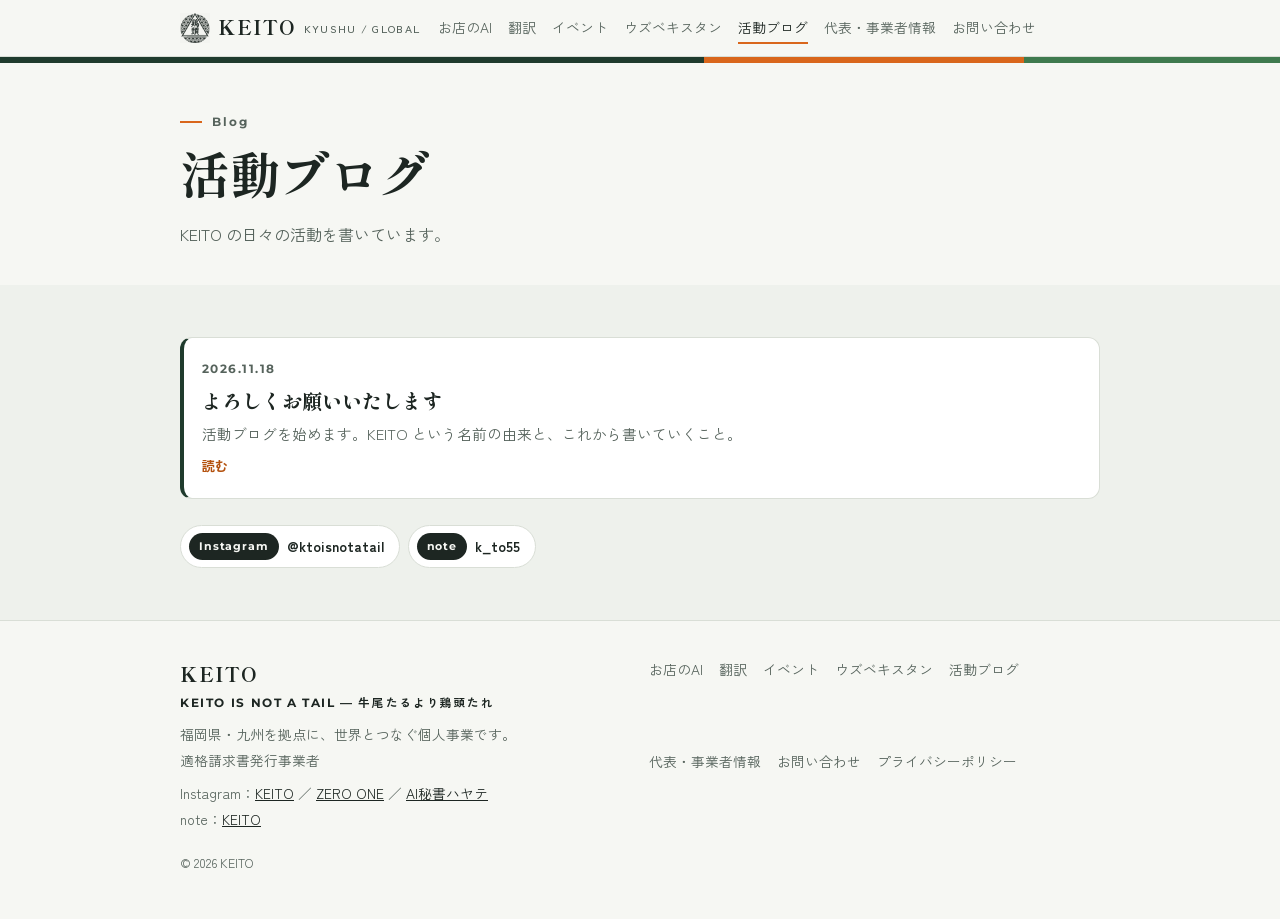
<file: blog/index.html>
<!doctype html>
<html lang="ja">
<head>
<meta charset="utf-8">
<meta name="viewport" content="width=device-width,initial-scale=1,viewport-fit=cover">
<title>活動ブログ ｜ KEITO</title>
<meta name="google-site-verification" content="VZI8KZtmXzknJhedFPaWdhV9jfp2oQwo4rpci6mWn_s">
<meta name="claude:viewport-fit-sides" content="cover">
<meta name="description" content="KEITO（福岡県みやま市・九州）の活動ブログ。AI事務サポート、翻訳、ZERO ONE marché、ウズベキスタンとの仕事の様子を書いています。">
<link rel="canonical" href="https://keito55thx-ai.github.io/blog/">
<meta property="og:type" content="website">
<meta property="og:site_name" content="KEITO">
<meta property="og:title" content="活動ブログ ｜ KEITO">
<meta property="og:description" content="KEITO（福岡県みやま市・九州）の活動ブログ。AI事務サポート、翻訳、ZERO ONE marché、ウズベキスタンとの仕事の様子を書いています。">
<meta property="og:url" content="https://keito55thx-ai.github.io/blog/">
<meta property="og:image" content="https://keito55thx-ai.github.io/assets/ogp.png">
<meta property="og:locale" content="ja_JP">
<meta name="twitter:card" content="summary_large_image">
<meta name="theme-color" content="#f6f7f3" media="(prefers-color-scheme: light)">
<meta name="theme-color" content="#141a17" media="(prefers-color-scheme: dark)">
<link rel="icon" href="../assets/favicon.svg" type="image/svg+xml">
<link rel="apple-touch-icon" href="../assets/apple-touch-icon.png">
<link rel="preconnect" href="https://fonts.googleapis.com">
<link rel="preconnect" href="https://fonts.gstatic.com" crossorigin>
<link rel="stylesheet" href="https://fonts.googleapis.com/css2?family=Montserrat:wght@700;900&family=Shippori+Mincho+B1:wght@600;800&family=Zen+Kaku+Gothic+New:wght@400;500;700&display=swap">
<link rel="stylesheet" href="../assets/style.css">
<script>document.documentElement.className+=" js"</script>
<script src="../assets/site.js" defer></script>

</head>
<body class="t-home">
<a class="skip" href="#main">本文へ</a>
<header class="bar gut"><div class="inner">
  <a class="logo" href="../"><i class="mark" aria-hidden="true"></i>KEITO<span>KYUSHU / GLOBAL</span></a>
  <nav aria-label="サイトの案内"><a href="../ai/">お店のAI</a><a href="../translation/">翻訳</a><a href="../event/">イベント</a><a href="../uzbekistan/">ウズベキスタン</a><a href="../blog/" aria-current="page">活動ブログ</a><a href="../about/">代表・事業者情報</a><a href="../contact/">お問い合わせ</a></nav>
</div></header>
<div class="band" aria-hidden="true"></div>
<main id="main">
<section class="pagehead"><div class="gut"><div class="inner"><p class="eyebrow">Blog</p><h1>活動ブログ</h1><p class="lead">KEITO の日々の活動を書いています。</p></div></div></section><section class="sec-alt"><div class="gut"><div class="inner"><div class="posts"><a class="postcard" href="../blog/2026-11-18-yoroshiku/"><time datetime="2026-11-18">2026.11.18</time><h2>よろしくお願いいたします</h2><p>活動ブログを始めます。KEITO という名前の由来と、これから書いていくこと。</p><span class="more">読む</span></a></div><p class="snsrow" style="margin-top:26px"><a class="sns" href="https://www.instagram.com/ktoisnotatail/" target="_blank" rel="noopener"><b>Instagram</b>@ktoisnotatail</a><a class="sns" href="https://note.com/k_to55" target="_blank" rel="noopener"><b>note</b>k_to55</a></p></div></div></section>
</main>
<footer class="foot gut"><div class="inner">
  <div class="foot-grid">
    <div><p class="foot-logo">KEITO</p><p class="foot-tag">KEITO IS NOT A TAIL ― 牛尾たるより鶏頭たれ</p><p>福岡県・九州を拠点に、世界とつなぐ個人事業です。<br>適格請求書発行事業者</p><p class="foot-sns">Instagram：<a href="https://www.instagram.com/ktoisnotatail/" target="_blank" rel="noopener">KEITO</a> ／ <a href="https://www.instagram.com/zero1.iyhiah/" target="_blank" rel="noopener">ZERO ONE</a> ／ <a href="https://www.instagram.com/kto_ai_hisho/" target="_blank" rel="noopener">AI秘書ハヤテ</a><br>note：<a href="https://note.com/k_to55" target="_blank" rel="noopener">KEITO</a></p></div>
    <nav aria-label="フッターの案内"><a href="../ai/">お店のAI</a><a href="../translation/">翻訳</a><a href="../event/">イベント</a><a href="../uzbekistan/">ウズベキスタン</a><a href="../blog/" aria-current="page">活動ブログ</a><a href="../about/">代表・事業者情報</a><a href="../contact/">お問い合わせ</a><a href="../privacy/">プライバシーポリシー</a></nav>
  </div>
  <p class="copy">© 2026 KEITO</p>
</div></footer>
</body>
</html>
</file>
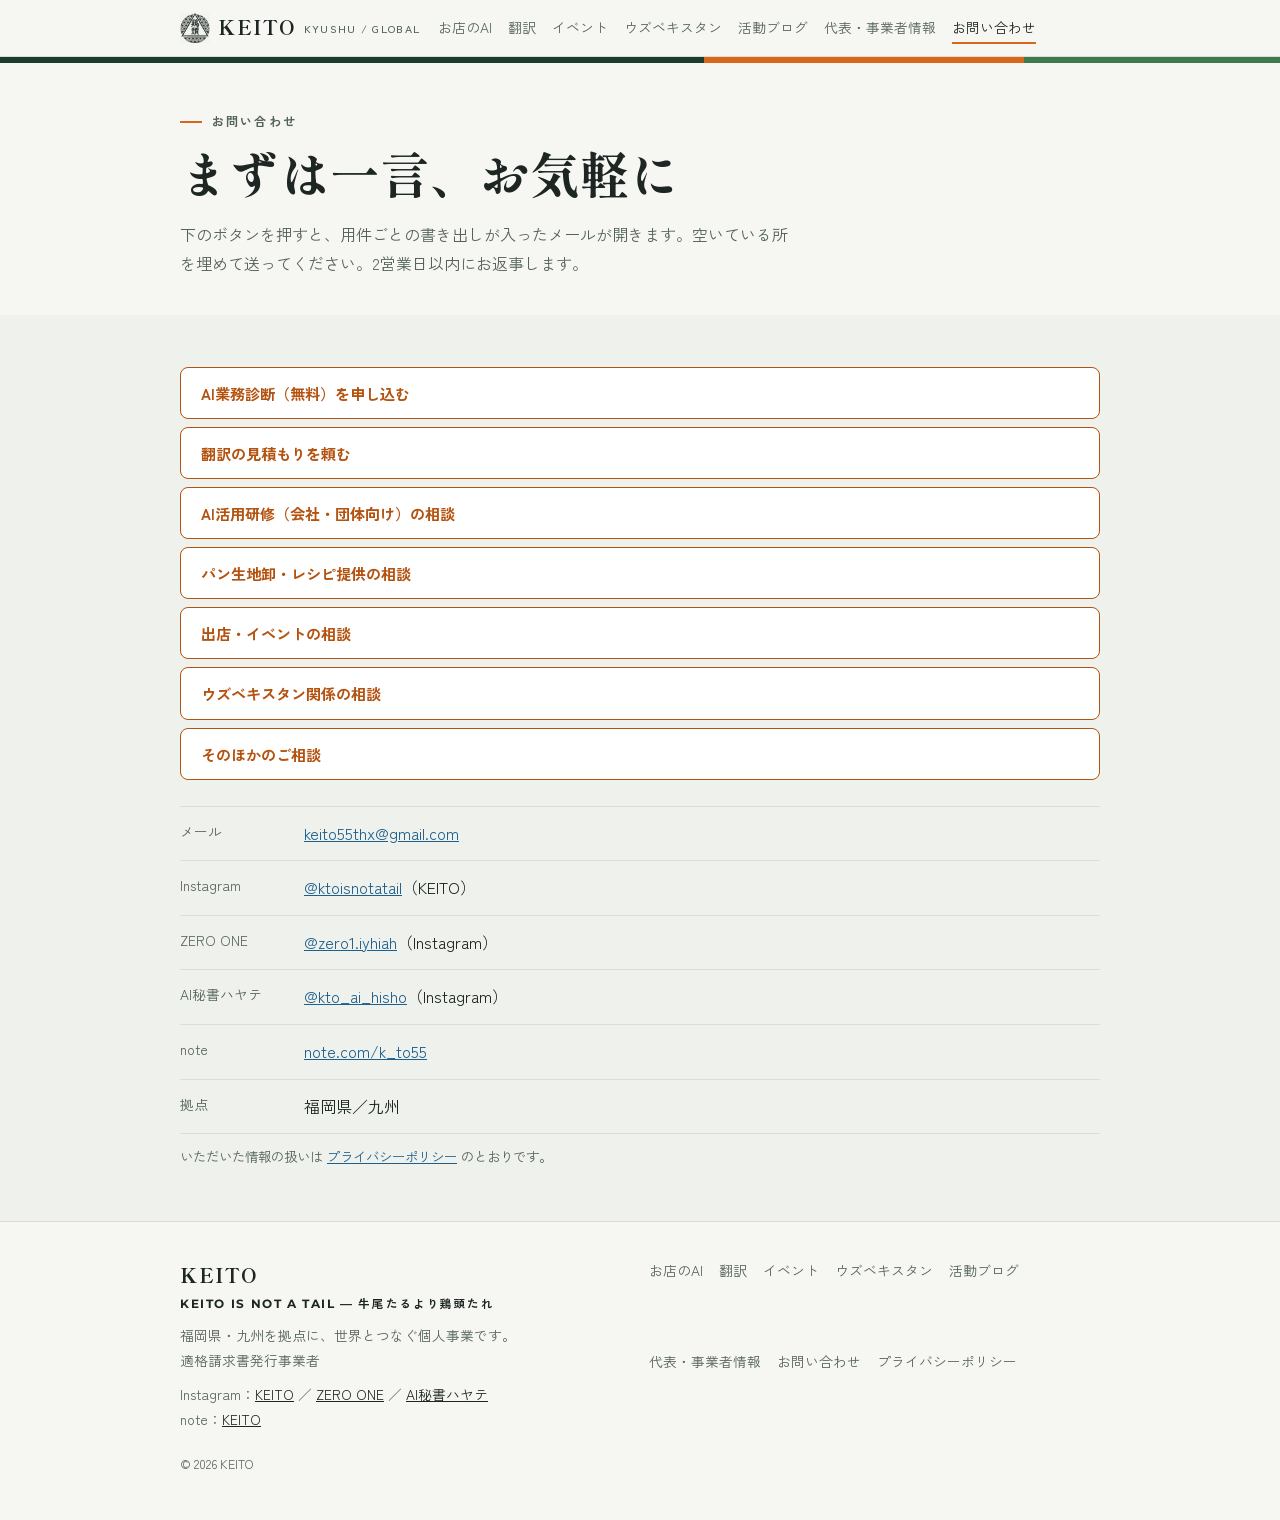
<file: contact/index.html>
<!doctype html>
<html lang="ja">
<head>
<meta charset="utf-8">
<meta name="viewport" content="width=device-width,initial-scale=1,viewport-fit=cover">
<title>お問い合わせ ｜ KEITO</title>
<meta name="google-site-verification" content="VZI8KZtmXzknJhedFPaWdhV9jfp2oQwo4rpci6mWn_s">
<meta name="claude:viewport-fit-sides" content="cover">
<meta name="description" content="KEITO（福岡県みやま市）へのお問い合わせ。AI業務診断、翻訳の見積もり、出店・イベント、ウズベキスタン関係のご相談。">
<link rel="canonical" href="https://keito55thx-ai.github.io/contact/">
<meta property="og:type" content="website">
<meta property="og:site_name" content="KEITO">
<meta property="og:title" content="お問い合わせ ｜ KEITO">
<meta property="og:description" content="KEITO（福岡県みやま市）へのお問い合わせ。AI業務診断、翻訳の見積もり、出店・イベント、ウズベキスタン関係のご相談。">
<meta property="og:url" content="https://keito55thx-ai.github.io/contact/">
<meta property="og:image" content="https://keito55thx-ai.github.io/assets/ogp.png">
<meta property="og:locale" content="ja_JP">
<meta name="twitter:card" content="summary_large_image">
<meta name="theme-color" content="#f6f7f3" media="(prefers-color-scheme: light)">
<meta name="theme-color" content="#141a17" media="(prefers-color-scheme: dark)">
<link rel="icon" href="../assets/favicon.svg" type="image/svg+xml">
<link rel="apple-touch-icon" href="../assets/apple-touch-icon.png">
<link rel="preconnect" href="https://fonts.googleapis.com">
<link rel="preconnect" href="https://fonts.gstatic.com" crossorigin>
<link rel="stylesheet" href="https://fonts.googleapis.com/css2?family=Montserrat:wght@700;900&family=Shippori+Mincho+B1:wght@600;800&family=Zen+Kaku+Gothic+New:wght@400;500;700&display=swap">
<link rel="stylesheet" href="../assets/style.css">
<script>document.documentElement.className+=" js"</script>
<script src="../assets/site.js" defer></script>

</head>
<body class="t-home">
<a class="skip" href="#main">本文へ</a>
<header class="bar gut"><div class="inner">
  <a class="logo" href="../"><i class="mark" aria-hidden="true"></i>KEITO<span>KYUSHU / GLOBAL</span></a>
  <nav aria-label="サイトの案内"><a href="../ai/">お店のAI</a><a href="../translation/">翻訳</a><a href="../event/">イベント</a><a href="../uzbekistan/">ウズベキスタン</a><a href="../blog/">活動ブログ</a><a href="../about/">代表・事業者情報</a><a href="../contact/" aria-current="page">お問い合わせ</a></nav>
</div></header>
<div class="band" aria-hidden="true"></div>
<main id="main">
<section class="pagehead"><div class="gut"><div class="inner"><p class="eyebrow">お問い合わせ</p><h1>まずは一言、お気軽に</h1><p class="lead">下のボタンを押すと、用件ごとの書き出しが入ったメールが開きます。空いている所を埋めて送ってください。2営業日以内にお返事します。</p></div></div></section><section class="sec-alt"><div class="gut"><div class="inner"><div class="buttons"><a class="btn wide" href="mailto:keito55thx@gmail.com?subject=AI%E6%A5%AD%E5%8B%99%E8%A8%BA%E6%96%AD%E3%81%AE%E7%94%B3%E3%81%97%E8%BE%BC%E3%81%BF&body=%E3%81%8A%E5%BA%97%E3%83%BB%E4%BC%9A%E7%A4%BE%E3%81%AE%E5%90%8D%E5%89%8D%EF%BC%9A%0A%E3%81%8A%E5%90%8D%E5%89%8D%EF%BC%9A%0A%E6%A5%AD%E7%A8%AE%EF%BC%9A%0A%E5%9B%B0%E3%81%A3%E3%81%A6%E3%81%84%E3%82%8B%E3%81%93%E3%81%A8%EF%BC%9A%0A%E9%80%A3%E7%B5%A1%E3%81%AE%E3%81%A4%E3%81%8F%E6%96%B9%E6%B3%95%EF%BC%9A">AI業務診断（無料）を申し込む</a><a class="btn wide" href="mailto:keito55thx@gmail.com?subject=%E7%BF%BB%E8%A8%B3%E3%81%AE%E8%A6%8B%E7%A9%8D%E3%82%82%E3%82%8A&body=%E3%81%8A%E5%90%8D%E5%89%8D%EF%BC%9A%0A%E8%A8%80%E8%AA%9E%EF%BC%9A%0A%E6%9B%B8%E9%A1%9E%E3%81%AE%E7%A8%AE%E9%A1%9E%E3%81%A8%E6%9E%9A%E6%95%B0%EF%BC%9A%0A%E5%B8%8C%E6%9C%9B%E3%81%AE%E7%B4%8D%E6%9C%9F%EF%BC%9A%0A%E9%80%A3%E7%B5%A1%E3%81%AE%E3%81%A4%E3%81%8F%E6%96%B9%E6%B3%95%EF%BC%9A">翻訳の見積もりを頼む</a><a class="btn wide" href="mailto:keito55thx@gmail.com?subject=AI%E6%B4%BB%E7%94%A8%E7%A0%94%E4%BF%AE%E3%81%AE%E7%9B%B8%E8%AB%87&body=%E4%BC%9A%E7%A4%BE%E3%83%BB%E5%9B%A3%E4%BD%93%E5%90%8D%EF%BC%9A%0A%E3%81%8A%E5%90%8D%E5%89%8D%EF%BC%9A%0A%E5%8F%97%E8%AC%9B%E4%BA%88%E5%AE%9A%E3%81%AE%E4%BA%BA%E6%95%B0%EF%BC%9A%0A%E5%B8%8C%E6%9C%9B%E3%81%AE%E6%99%82%E6%9C%9F%EF%BC%9A%0A%E9%80%A3%E7%B5%A1%E3%81%AE%E3%81%A4%E3%81%8F%E6%96%B9%E6%B3%95%EF%BC%9A">AI活用研修（会社・団体向け）の相談</a><a class="btn wide" href="mailto:keito55thx@gmail.com?subject=%E3%83%91%E3%83%B3%E7%94%9F%E5%9C%B0%E5%8D%B8%E3%83%BB%E3%83%AC%E3%82%B7%E3%83%94%E6%8F%90%E4%BE%9B%E3%81%AE%E7%9B%B8%E8%AB%87&body=%E5%BA%97%E5%90%8D%EF%BC%9A%0A%E3%81%8A%E5%90%8D%E5%89%8D%EF%BC%9A%0A%E6%89%80%E5%9C%A8%E5%9C%B0%EF%BC%9A%0A%E4%BB%8A%E3%81%AE%E5%93%81%E6%8F%83%E3%81%88%E3%81%A8%E4%BB%95%E8%BE%BC%E3%81%BF%E3%81%AE%E7%8A%B6%E6%B3%81%EF%BC%9A%0A%E9%80%A3%E7%B5%A1%E3%81%AE%E3%81%A4%E3%81%8F%E6%96%B9%E6%B3%95%EF%BC%9A">パン生地卸・レシピ提供の相談</a><a class="btn wide" href="mailto:keito55thx@gmail.com?subject=%E5%87%BA%E5%BA%97%E3%83%BB%E3%82%A4%E3%83%99%E3%83%B3%E3%83%88%E3%81%AE%E7%9B%B8%E8%AB%87&body=%E3%81%8A%E5%90%8D%E5%89%8D%EF%BC%9A%0A%E5%87%BA%E5%BA%97%EF%BC%8F%E9%96%8B%E5%82%AC%EF%BC%9A%0A%E6%99%82%E6%9C%9F%E3%83%BB%E5%A0%B4%E6%89%80%EF%BC%9A%0A%E9%80%A3%E7%B5%A1%E3%81%AE%E3%81%A4%E3%81%8F%E6%96%B9%E6%B3%95%EF%BC%9A">出店・イベントの相談</a><a class="btn wide" href="mailto:keito55thx@gmail.com?subject=%E3%82%A6%E3%82%BA%E3%83%99%E3%82%AD%E3%82%B9%E3%82%BF%E3%83%B3%E9%96%A2%E4%BF%82%E3%81%AE%E7%9B%B8%E8%AB%87&body=%E3%81%8A%E5%90%8D%E5%89%8D%EF%BC%9A%0A%E3%81%94%E7%94%A8%E4%BB%B6%EF%BC%9A%0A%E9%80%A3%E7%B5%A1%E3%81%AE%E3%81%A4%E3%81%8F%E6%96%B9%E6%B3%95%EF%BC%9A">ウズベキスタン関係の相談</a><a class="btn wide" href="mailto:keito55thx@gmail.com?subject=%E3%81%8A%E5%95%8F%E3%81%84%E5%90%88%E3%82%8F%E3%81%9B&body=%E3%81%8A%E5%90%8D%E5%89%8D%EF%BC%9A%0A%E3%81%94%E7%94%A8%E4%BB%B6%EF%BC%9A%0A%E9%80%A3%E7%B5%A1%E3%81%AE%E3%81%A4%E3%81%8F%E6%96%B9%E6%B3%95%EF%BC%9A">そのほかのご相談</a></div><dl class="table"><div><dt>メール</dt><dd><a href="mailto:keito55thx@gmail.com?subject=%E3%81%8A%E5%95%8F%E3%81%84%E5%90%88%E3%82%8F%E3%81%9B">keito55thx@gmail.com</a></dd></div><div><dt>Instagram</dt><dd><a href="https://www.instagram.com/ktoisnotatail/" target="_blank" rel="noopener">@ktoisnotatail</a>（KEITO）</dd></div><div><dt>ZERO ONE</dt><dd><a href="https://www.instagram.com/zero1.iyhiah/" target="_blank" rel="noopener">@zero1.iyhiah</a>（Instagram）</dd></div><div><dt>AI秘書ハヤテ</dt><dd><a href="https://www.instagram.com/kto_ai_hisho/" target="_blank" rel="noopener">@kto_ai_hisho</a>（Instagram）</dd></div><div><dt>note</dt><dd><a href="https://note.com/k_to55" target="_blank" rel="noopener">note.com/k_to55</a></dd></div><div><dt>拠点</dt><dd>福岡県／九州</dd></div></dl><p class="note">いただいた情報の扱いは <a href="../privacy/">プライバシーポリシー</a> のとおりです。</p></div></div></section>
</main>
<footer class="foot gut"><div class="inner">
  <div class="foot-grid">
    <div><p class="foot-logo">KEITO</p><p class="foot-tag">KEITO IS NOT A TAIL ― 牛尾たるより鶏頭たれ</p><p>福岡県・九州を拠点に、世界とつなぐ個人事業です。<br>適格請求書発行事業者</p><p class="foot-sns">Instagram：<a href="https://www.instagram.com/ktoisnotatail/" target="_blank" rel="noopener">KEITO</a> ／ <a href="https://www.instagram.com/zero1.iyhiah/" target="_blank" rel="noopener">ZERO ONE</a> ／ <a href="https://www.instagram.com/kto_ai_hisho/" target="_blank" rel="noopener">AI秘書ハヤテ</a><br>note：<a href="https://note.com/k_to55" target="_blank" rel="noopener">KEITO</a></p></div>
    <nav aria-label="フッターの案内"><a href="../ai/">お店のAI</a><a href="../translation/">翻訳</a><a href="../event/">イベント</a><a href="../uzbekistan/">ウズベキスタン</a><a href="../blog/">活動ブログ</a><a href="../about/">代表・事業者情報</a><a href="../contact/" aria-current="page">お問い合わせ</a><a href="../privacy/">プライバシーポリシー</a></nav>
  </div>
  <p class="copy">© 2026 KEITO</p>
</div></footer>
</body>
</html>
</file>
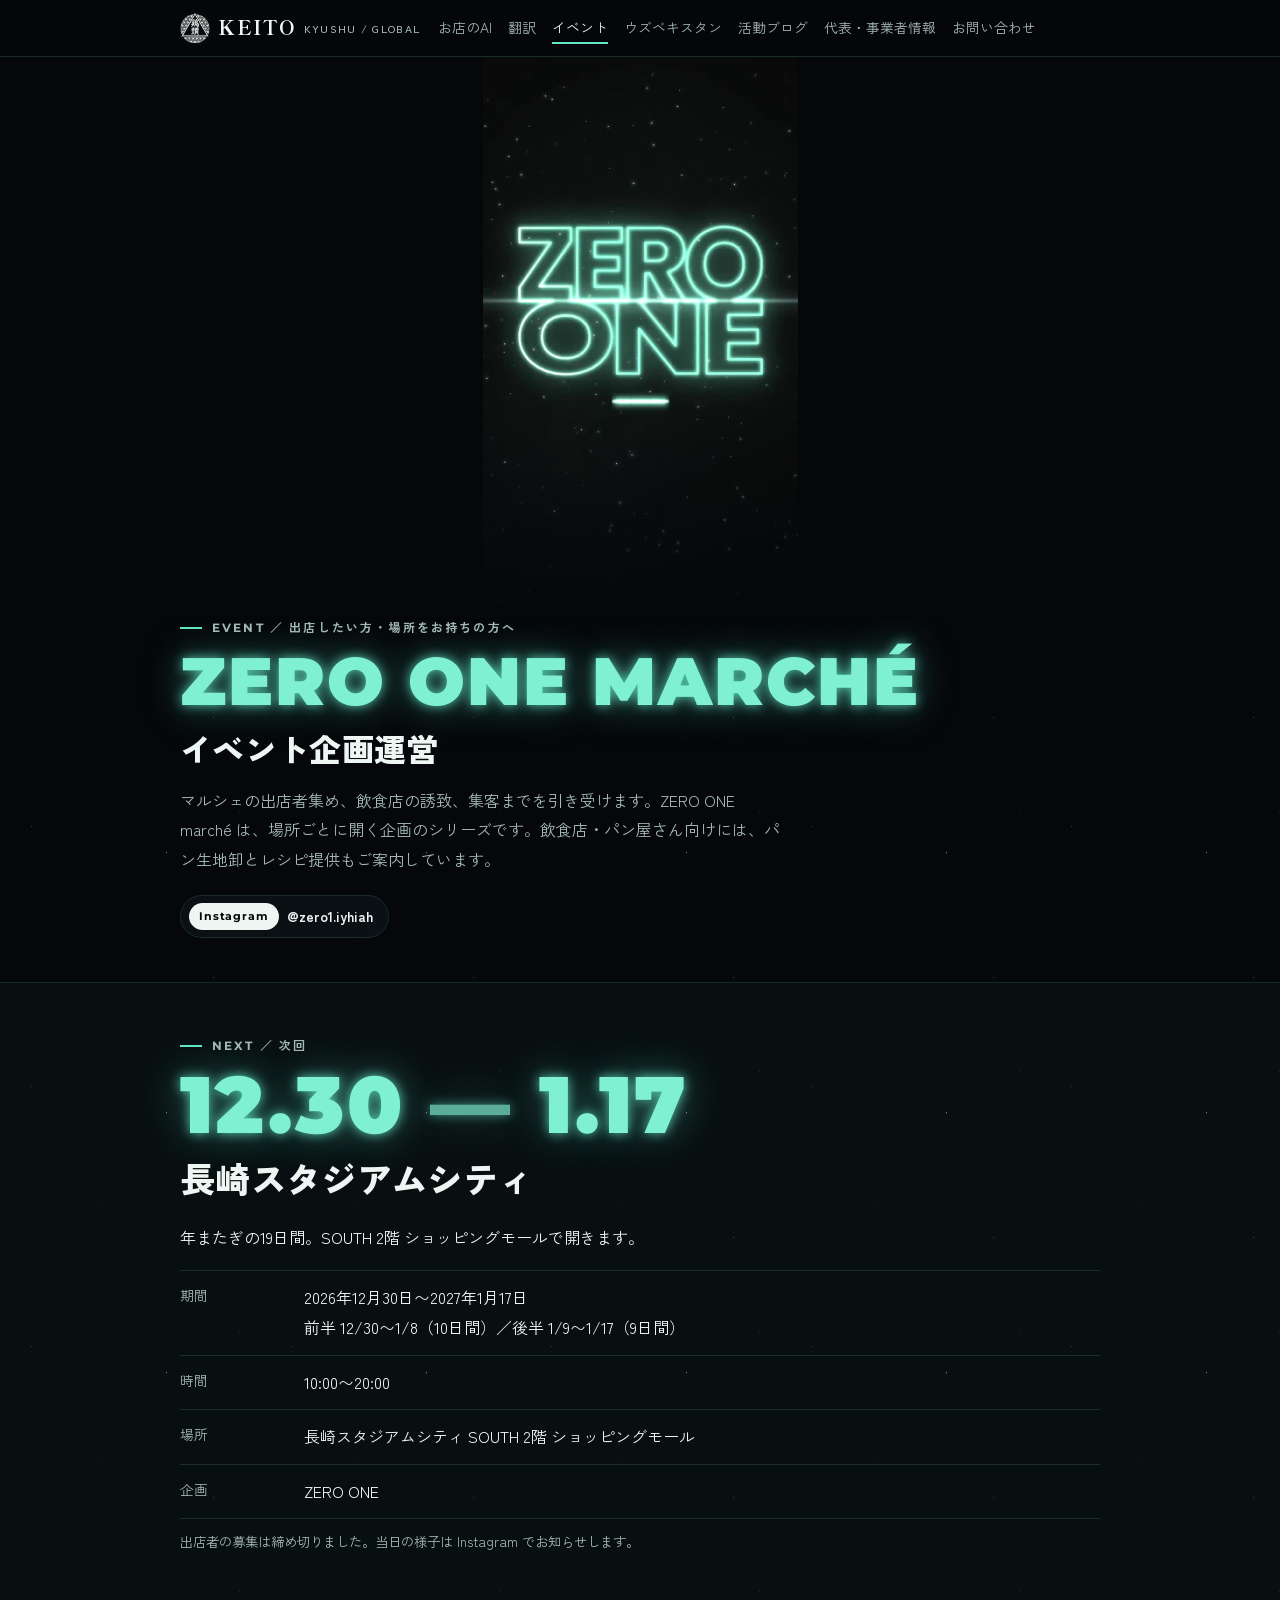
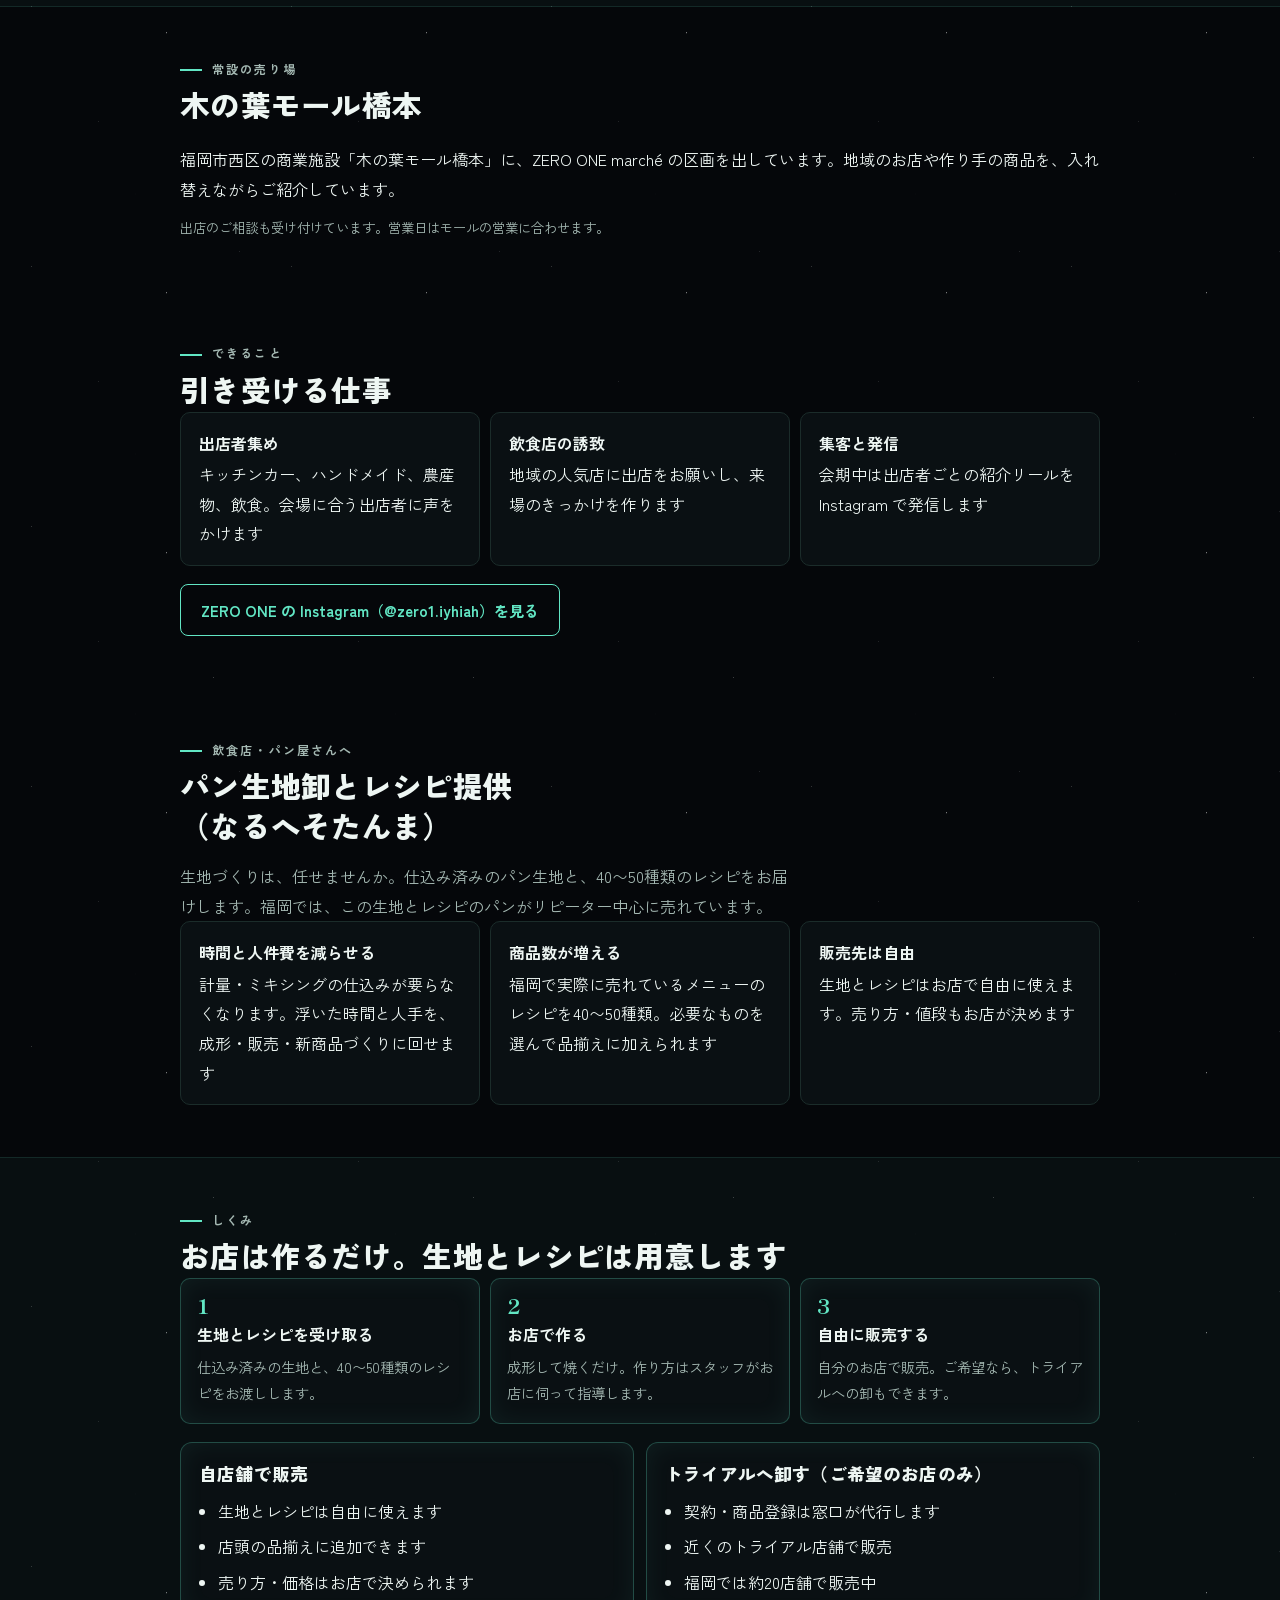
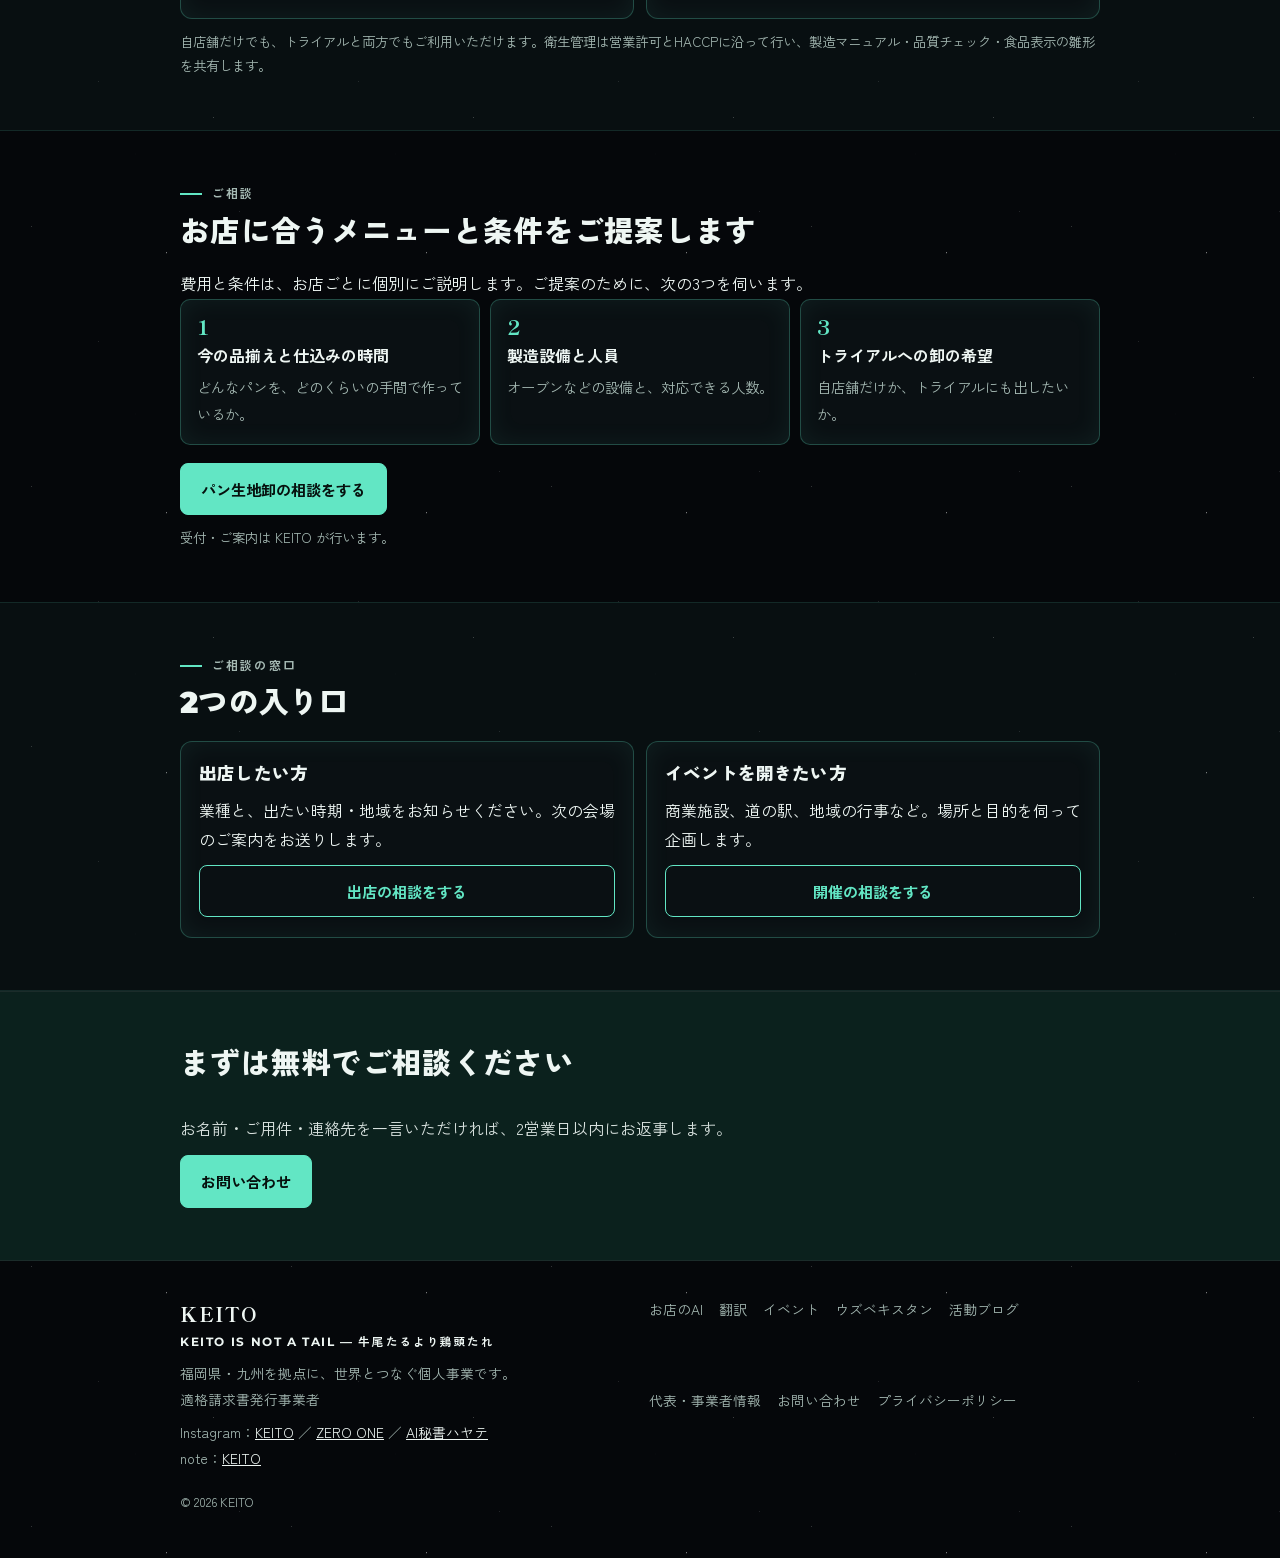
<file: event/index.html>
<!doctype html>
<html lang="ja">
<head>
<meta charset="utf-8">
<meta name="viewport" content="width=device-width,initial-scale=1,viewport-fit=cover">
<title>イベント企画運営 ZERO ONE marché ｜ KEITO</title>
<meta name="google-site-verification" content="VZI8KZtmXzknJhedFPaWdhV9jfp2oQwo4rpci6mWn_s">
<meta name="claude:viewport-fit-sides" content="cover">
<meta name="description" content="マルシェ「ZERO ONE marché」の企画運営と、飲食店向けのパン生地卸・レシピ提供。木の葉モール橋本の区画運営、出店者集め、集客を引き受けます。次回は2026年12月30日〜2027年1月17日、長崎スタジアムシティ。">
<link rel="canonical" href="https://keito55thx-ai.github.io/event/">
<meta property="og:type" content="website">
<meta property="og:site_name" content="KEITO">
<meta property="og:title" content="イベント企画運営 ZERO ONE marché ｜ KEITO">
<meta property="og:description" content="マルシェ「ZERO ONE marché」の企画運営と、飲食店向けのパン生地卸・レシピ提供。木の葉モール橋本の区画運営、出店者集め、集客を引き受けます。次回は2026年12月30日〜2027年1月17日、長崎スタジアムシティ。">
<meta property="og:url" content="https://keito55thx-ai.github.io/event/">
<meta property="og:image" content="https://keito55thx-ai.github.io/assets/ogp.png">
<meta property="og:locale" content="ja_JP">
<meta name="twitter:card" content="summary_large_image">
<meta name="theme-color" content="#f6f7f3" media="(prefers-color-scheme: light)">
<meta name="theme-color" content="#141a17" media="(prefers-color-scheme: dark)">
<link rel="icon" href="../assets/favicon.svg" type="image/svg+xml">
<link rel="apple-touch-icon" href="../assets/apple-touch-icon.png">
<link rel="preconnect" href="https://fonts.googleapis.com">
<link rel="preconnect" href="https://fonts.gstatic.com" crossorigin>
<link rel="stylesheet" href="https://fonts.googleapis.com/css2?family=Montserrat:wght@700;900&family=Shippori+Mincho+B1:wght@600;800&family=Zen+Kaku+Gothic+New:wght@400;500;700&display=swap">
<link rel="stylesheet" href="../assets/style.css">
<script>document.documentElement.className+=" js"</script>
<script src="../assets/site.js" defer></script>

</head>
<body class="t-zero">
<a class="skip" href="#main">本文へ</a>
<header class="bar gut"><div class="inner">
  <a class="logo" href="../"><i class="mark" aria-hidden="true"></i>KEITO<span>KYUSHU / GLOBAL</span></a>
  <nav aria-label="サイトの案内"><a href="../ai/">お店のAI</a><a href="../translation/">翻訳</a><a href="../event/" aria-current="page">イベント</a><a href="../uzbekistan/">ウズベキスタン</a><a href="../blog/">活動ブログ</a><a href="../about/">代表・事業者情報</a><a href="../contact/">お問い合わせ</a></nav>
</div></header>
<div class="band" aria-hidden="true"></div>
<main id="main">
<section class="zhero"><div class="zvid"><video autoplay muted playsinline preload="auto" poster="../assets/zeroone-poster.jpg" aria-label="ZERO ONE のロゴが宇宙から飛び出す映像"><source src="../assets/zeroone-intro.mp4" type="video/mp4"></video></div><div class="gut"><div class="inner"><p class="eyebrow">EVENT ／ 出店したい方・場所をお持ちの方へ</p><h1><span class="neon">ZERO ONE marché</span>イベント企画運営</h1><p class="lead">マルシェの出店者集め、飲食店の誘致、集客までを引き受けます。ZERO ONE marché は、場所ごとに開く企画のシリーズです。飲食店・パン屋さん向けには、パン生地卸とレシピ提供もご案内しています。</p><p class="snsrow"><a class="sns" href="https://www.instagram.com/zero1.iyhiah/" target="_blank" rel="noopener"><b>Instagram</b>@zero1.iyhiah</a></p></div></div></section><section class="sec-alt"><div class="gut"><div class="inner"><div class="next" data-after="2027-01-17" hidden><p class="eyebrow">NEXT ／ 次回</p><h2>日程調整中</h2><p>長崎スタジアムシティは終わりました。次の会場と日程は決まりしだいお知らせします。</p></div><div class="next" data-until="2027-01-17"><p class="eyebrow">NEXT ／ 次回</p><p class="when neon">12.30 <i>—</i> 1.17</p><h2>長崎スタジアムシティ</h2><p>年またぎの19日間。SOUTH 2階 ショッピングモールで開きます。</p><dl class="table"><div><dt>期間</dt><dd>2026年12月30日〜2027年1月17日<br>前半 12/30〜1/8（10日間）／後半 1/9〜1/17（9日間）</dd></div><div><dt>時間</dt><dd>10:00〜20:00</dd></div><div><dt>場所</dt><dd>長崎スタジアムシティ SOUTH 2階 ショッピングモール</dd></div><div><dt>企画</dt><dd>ZERO ONE</dd></div></dl><div data-until="2026-11-20"><p class="rec"><b>出店者募集中</b>申込の締切は 11月20日です。</p><p style="margin-top:16px"><a class="btn solid" href="mailto:keito55thx@gmail.com?subject=%E9%95%B7%E5%B4%8E%E3%82%B9%E3%82%BF%E3%82%B8%E3%82%A2%E3%83%A0%E3%82%B7%E3%83%86%E3%82%A3%20%E5%87%BA%E5%BA%97%E3%81%AE%E7%9B%B8%E8%AB%87&body=%E3%81%8A%E5%90%8D%E5%89%8D%EF%BC%9A%0A%E5%B1%8B%E5%8F%B7%E3%83%BB%E6%A5%AD%E7%A8%AE%EF%BC%9A%0A%E5%B8%8C%E6%9C%9B%E3%81%AE%E6%9C%9F%E9%96%93%EF%BC%88%E5%89%8D%E5%8D%8A%EF%BC%8F%E5%BE%8C%E5%8D%8A%EF%BC%8F%E9%80%9A%E3%81%97%EF%BC%89%EF%BC%9A%0A%E9%80%A3%E7%B5%A1%E3%81%AE%E3%81%A4%E3%81%8F%E6%96%B9%E6%B3%95%EF%BC%9A">出店の相談をする</a></p></div><div data-after="2026-11-20" hidden><p class="note">出店者の募集は締め切りました。当日の様子は Instagram でお知らせします。</p></div></div></div></div></section><section><div class="gut"><div class="inner"><p class="eyebrow">常設の売り場</p><h2>木の葉モール橋本</h2><p>福岡市西区の商業施設「木の葉モール橋本」に、ZERO ONE marché の区画を出しています。地域のお店や作り手の商品を、入れ替えながらご紹介しています。</p><p class="note">出店のご相談も受け付けています。営業日はモールの営業に合わせます。</p></div></div></section><section><div class="gut"><div class="inner"><p class="eyebrow">できること</p><h2>引き受ける仕事</h2><ul class="points"><li><strong>出店者集め</strong>キッチンカー、ハンドメイド、農産物、飲食。会場に合う出店者に声をかけます</li><li><strong>飲食店の誘致</strong>地域の人気店に出店をお願いし、来場のきっかけを作ります</li><li><strong>集客と発信</strong>会期中は出店者ごとの紹介リールを Instagram で発信します</li></ul><p style="margin-top:18px"><a class="btn" href="https://www.instagram.com/zero1.iyhiah/" target="_blank" rel="noopener">ZERO ONE の Instagram（@zero1.iyhiah）を見る</a></p></div></div></section><section><div class="gut"><div class="inner"><p class="eyebrow" id="bakery">飲食店・パン屋さんへ</p><h2>パン生地卸とレシピ提供<br>（なるへそたんま）</h2><p class="lead">生地づくりは、任せませんか。仕込み済みのパン生地と、40〜50種類のレシピをお届けします。福岡では、この生地とレシピのパンがリピーター中心に売れています。</p><ul class="points"><li><strong>時間と人件費を減らせる</strong>計量・ミキシングの仕込みが要らなくなります。浮いた時間と人手を、成形・販売・新商品づくりに回せます</li><li><strong>商品数が増える</strong>福岡で実際に売れているメニューのレシピを40〜50種類。必要なものを選んで品揃えに加えられます</li><li><strong>販売先は自由</strong>生地とレシピはお店で自由に使えます。売り方・値段もお店が決めます</li></ul></div></div></section><section class="sec-alt"><div class="gut"><div class="inner"><p class="eyebrow">しくみ</p><h2>お店は作るだけ。生地とレシピは用意します</h2><ol class="steps"><li><strong>生地とレシピを受け取る</strong><span>仕込み済みの生地と、40〜50種類のレシピをお渡しします。</span></li><li><strong>お店で作る</strong><span>成形して焼くだけ。作り方はスタッフがお店に伺って指導します。</span></li><li><strong>自由に販売する</strong><span>自分のお店で販売。ご希望なら、トライアルへの卸もできます。</span></li></ol><div class="split" style="margin-top:18px"><div class="box"><h3>自店舗で販売</h3><ul class="plain"><li>生地とレシピは自由に使えます</li><li>店頭の品揃えに追加できます</li><li>売り方・価格はお店で決められます</li></ul></div><div class="box"><h3>トライアルへ卸す（ご希望のお店のみ）</h3><ul class="plain"><li>契約・商品登録は窓口が代行します</li><li>近くのトライアル店舗で販売</li><li>福岡では約20店舗で販売中</li></ul></div></div><p class="note">自店舗だけでも、トライアルと両方でもご利用いただけます。衛生管理は営業許可とHACCPに沿って行い、製造マニュアル・品質チェック・食品表示の雛形を共有します。</p></div></div></section><section><div class="gut"><div class="inner"><p class="eyebrow">ご相談</p><h2>お店に合うメニューと条件をご提案します</h2><p>費用と条件は、お店ごとに個別にご説明します。ご提案のために、次の3つを伺います。</p><ol class="steps"><li><strong>今の品揃えと仕込みの時間</strong><span>どんなパンを、どのくらいの手間で作っているか。</span></li><li><strong>製造設備と人員</strong><span>オーブンなどの設備と、対応できる人数。</span></li><li><strong>トライアルへの卸の希望</strong><span>自店舗だけか、トライアルにも出したいか。</span></li></ol><p style="margin-top:18px"><a class="btn solid" href="mailto:keito55thx@gmail.com?subject=%E3%83%91%E3%83%B3%E7%94%9F%E5%9C%B0%E5%8D%B8%E3%83%BB%E3%83%AC%E3%82%B7%E3%83%94%E6%8F%90%E4%BE%9B%E3%81%AE%E7%9B%B8%E8%AB%87&body=%E5%BA%97%E5%90%8D%EF%BC%9A%0A%E3%81%8A%E5%90%8D%E5%89%8D%EF%BC%9A%0A%E6%89%80%E5%9C%A8%E5%9C%B0%EF%BC%9A%0A%E4%BB%8A%E3%81%AE%E5%93%81%E6%8F%83%E3%81%88%E3%81%A8%E4%BB%95%E8%BE%BC%E3%81%BF%E3%81%AE%E7%8A%B6%E6%B3%81%EF%BC%9A%0A%E8%A3%BD%E9%80%A0%E8%A8%AD%E5%82%99%E3%81%A8%E4%BA%BA%E5%93%A1%EF%BC%9A%0A%E3%83%88%E3%83%A9%E3%82%A4%E3%82%A2%E3%83%AB%E3%81%B8%E3%81%AE%E5%8D%B8%E3%81%AE%E5%B8%8C%E6%9C%9B%EF%BC%88%E6%9C%89%EF%BC%8F%E7%84%A1%EF%BC%89%EF%BC%9A%0A%E9%80%A3%E7%B5%A1%E3%81%AE%E3%81%A4%E3%81%8F%E6%96%B9%E6%B3%95%EF%BC%9A">パン生地卸の相談をする</a></p><p class="note">受付・ご案内は KEITO が行います。</p></div></div></section><section class="sec-alt"><div class="gut"><div class="inner"><p class="eyebrow">ご相談の窓口</p><h2>2つの入り口</h2><div class="split"><div class="box"><h3>出店したい方</h3><p>業種と、出たい時期・地域をお知らせください。次の会場のご案内をお送りします。</p><a class="btn" href="mailto:keito55thx@gmail.com?subject=ZERO%20ONE%20march%C3%A9%20%E5%87%BA%E5%BA%97%E3%81%AE%E7%9B%B8%E8%AB%87&body=%E3%81%8A%E5%90%8D%E5%89%8D%EF%BC%9A%0A%E6%A5%AD%E7%A8%AE%EF%BC%9A%0A%E5%87%BA%E3%81%9F%E3%81%84%E6%99%82%E6%9C%9F%E3%83%BB%E5%9C%B0%E5%9F%9F%EF%BC%9A%0A%E9%80%A3%E7%B5%A1%E5%85%88%EF%BC%9A">出店の相談をする</a></div><div class="box"><h3>イベントを開きたい方</h3><p>商業施設、道の駅、地域の行事など。場所と目的を伺って企画します。</p><a class="btn" href="mailto:keito55thx@gmail.com?subject=%E3%82%A4%E3%83%99%E3%83%B3%E3%83%88%E9%96%8B%E5%82%AC%E3%81%AE%E7%9B%B8%E8%AB%87&body=%E3%81%8A%E5%90%8D%E5%89%8D%EF%BC%9A%0A%E5%A0%B4%E6%89%80%EF%BC%9A%0A%E6%99%82%E6%9C%9F%EF%BC%9A%0A%E7%9B%AE%E7%9A%84%EF%BC%9A%0A%E9%80%A3%E7%B5%A1%E5%85%88%EF%BC%9A">開催の相談をする</a></div></div></div></div></section><section class="sec-cta"><div class="gut"><div class="inner"><div class="cta"><h2>まずは無料でご相談ください</h2><p>お名前・ご用件・連絡先を一言いただければ、2営業日以内にお返事します。</p><a class="btn solid" href="../contact/">お問い合わせ</a></div></div></div></section>
</main>
<footer class="foot gut"><div class="inner">
  <div class="foot-grid">
    <div><p class="foot-logo">KEITO</p><p class="foot-tag">KEITO IS NOT A TAIL ― 牛尾たるより鶏頭たれ</p><p>福岡県・九州を拠点に、世界とつなぐ個人事業です。<br>適格請求書発行事業者</p><p class="foot-sns">Instagram：<a href="https://www.instagram.com/ktoisnotatail/" target="_blank" rel="noopener">KEITO</a> ／ <a href="https://www.instagram.com/zero1.iyhiah/" target="_blank" rel="noopener">ZERO ONE</a> ／ <a href="https://www.instagram.com/kto_ai_hisho/" target="_blank" rel="noopener">AI秘書ハヤテ</a><br>note：<a href="https://note.com/k_to55" target="_blank" rel="noopener">KEITO</a></p></div>
    <nav aria-label="フッターの案内"><a href="../ai/">お店のAI</a><a href="../translation/">翻訳</a><a href="../event/" aria-current="page">イベント</a><a href="../uzbekistan/">ウズベキスタン</a><a href="../blog/">活動ブログ</a><a href="../about/">代表・事業者情報</a><a href="../contact/">お問い合わせ</a><a href="../privacy/">プライバシーポリシー</a></nav>
  </div>
  <p class="copy">© 2026 KEITO</p>
</div></footer>
</body>
</html>
</file>
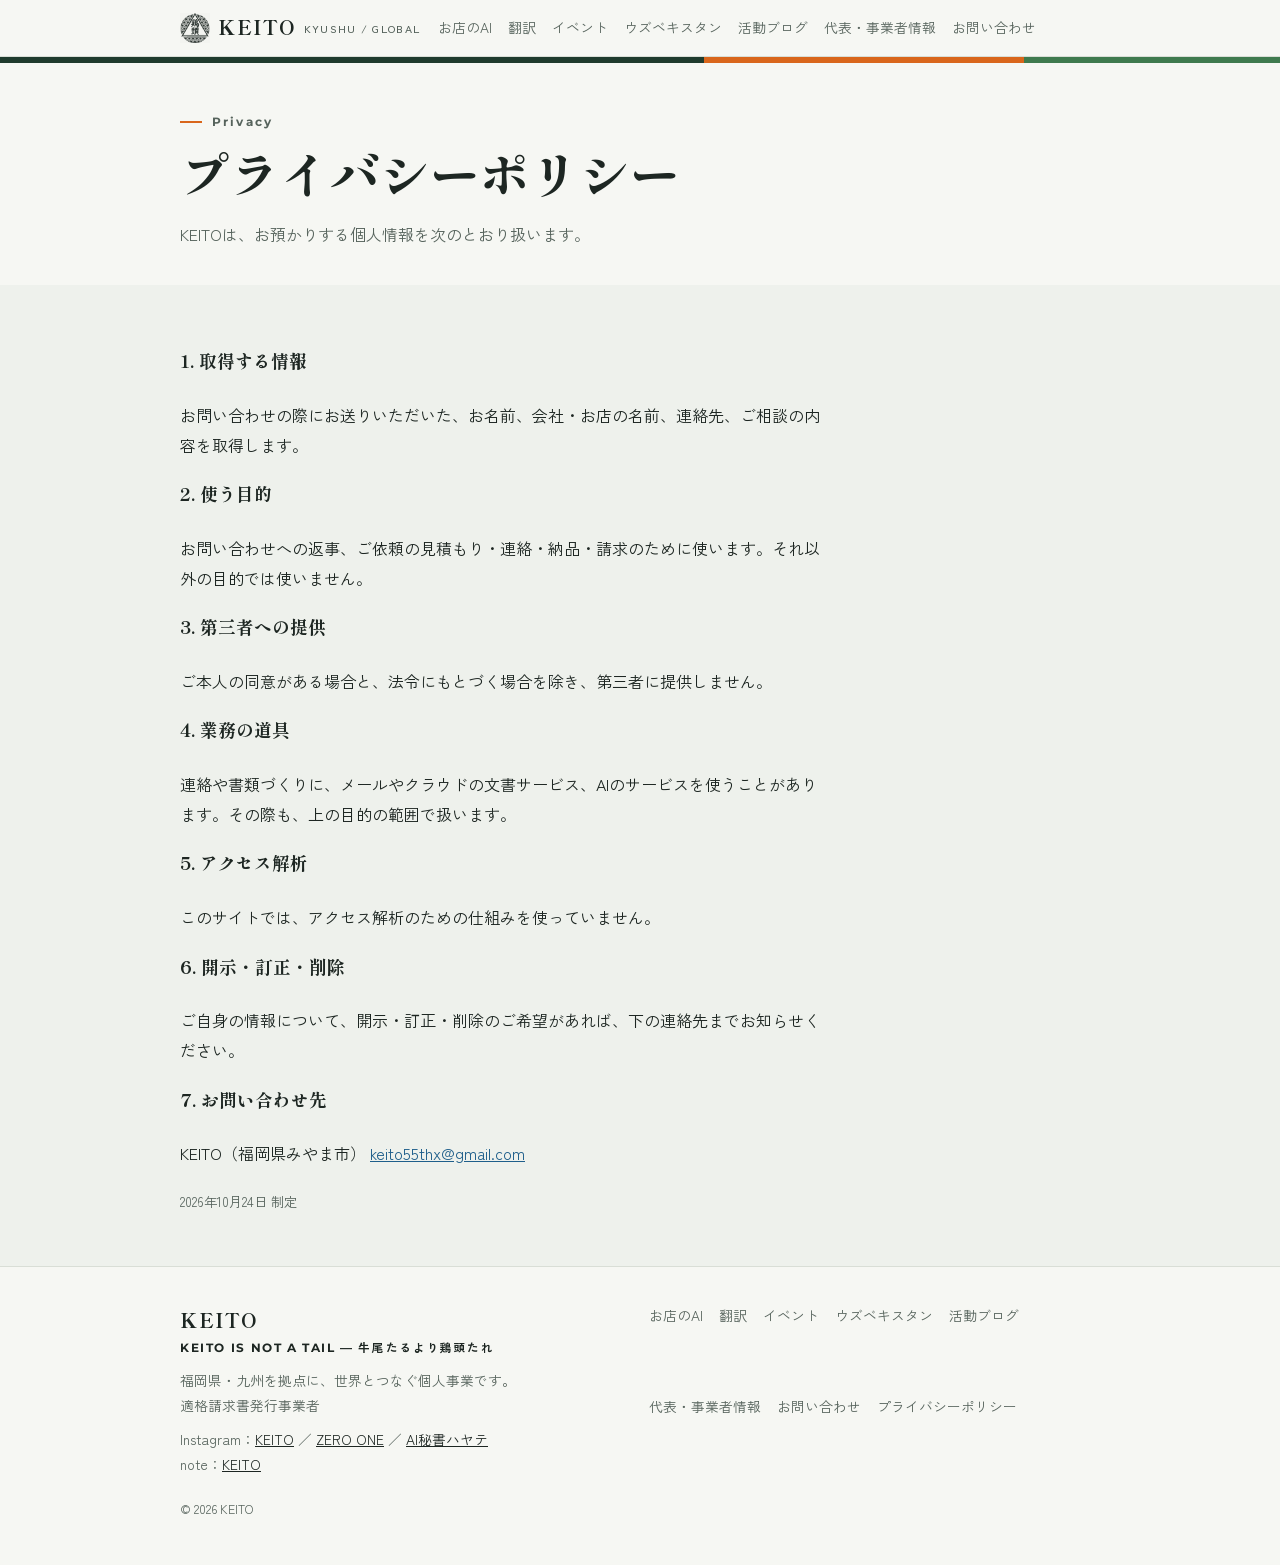
<file: privacy/index.html>
<!doctype html>
<html lang="ja">
<head>
<meta charset="utf-8">
<meta name="viewport" content="width=device-width,initial-scale=1,viewport-fit=cover">
<title>プライバシーポリシー ｜ KEITO</title>
<meta name="google-site-verification" content="VZI8KZtmXzknJhedFPaWdhV9jfp2oQwo4rpci6mWn_s">
<meta name="claude:viewport-fit-sides" content="cover">
<meta name="description" content="KEITO（福岡県みやま市）のプライバシーポリシー。">
<link rel="canonical" href="https://keito55thx-ai.github.io/privacy/">
<meta property="og:type" content="website">
<meta property="og:site_name" content="KEITO">
<meta property="og:title" content="プライバシーポリシー ｜ KEITO">
<meta property="og:description" content="KEITO（福岡県みやま市）のプライバシーポリシー。">
<meta property="og:url" content="https://keito55thx-ai.github.io/privacy/">
<meta property="og:image" content="https://keito55thx-ai.github.io/assets/ogp.png">
<meta property="og:locale" content="ja_JP">
<meta name="twitter:card" content="summary_large_image">
<meta name="theme-color" content="#f6f7f3" media="(prefers-color-scheme: light)">
<meta name="theme-color" content="#141a17" media="(prefers-color-scheme: dark)">
<link rel="icon" href="../assets/favicon.svg" type="image/svg+xml">
<link rel="apple-touch-icon" href="../assets/apple-touch-icon.png">
<link rel="preconnect" href="https://fonts.googleapis.com">
<link rel="preconnect" href="https://fonts.gstatic.com" crossorigin>
<link rel="stylesheet" href="https://fonts.googleapis.com/css2?family=Montserrat:wght@700;900&family=Shippori+Mincho+B1:wght@600;800&family=Zen+Kaku+Gothic+New:wght@400;500;700&display=swap">
<link rel="stylesheet" href="../assets/style.css">
<script>document.documentElement.className+=" js"</script>
<script src="../assets/site.js" defer></script>

</head>
<body class="t-home">
<a class="skip" href="#main">本文へ</a>
<header class="bar gut"><div class="inner">
  <a class="logo" href="../"><i class="mark" aria-hidden="true"></i>KEITO<span>KYUSHU / GLOBAL</span></a>
  <nav aria-label="サイトの案内"><a href="../ai/">お店のAI</a><a href="../translation/">翻訳</a><a href="../event/">イベント</a><a href="../uzbekistan/">ウズベキスタン</a><a href="../blog/">活動ブログ</a><a href="../about/">代表・事業者情報</a><a href="../contact/">お問い合わせ</a></nav>
</div></header>
<div class="band" aria-hidden="true"></div>
<main id="main">
<section class="pagehead"><div class="gut"><div class="inner"><p class="eyebrow">Privacy</p><h1>プライバシーポリシー</h1><p class="lead">KEITOは、お預かりする個人情報を次のとおり扱います。</p></div></div></section><section class="sec-alt"><div class="gut"><div class="inner"><div class="prose">
<h2>1. 取得する情報</h2><p>お問い合わせの際にお送りいただいた、お名前、会社・お店の名前、連絡先、ご相談の内容を取得します。</p>
<h2>2. 使う目的</h2><p>お問い合わせへの返事、ご依頼の見積もり・連絡・納品・請求のために使います。それ以外の目的では使いません。</p>
<h2>3. 第三者への提供</h2><p>ご本人の同意がある場合と、法令にもとづく場合を除き、第三者に提供しません。</p>
<h2>4. 業務の道具</h2><p>連絡や書類づくりに、メールやクラウドの文書サービス、AIのサービスを使うことがあります。その際も、上の目的の範囲で扱います。</p>
<h2>5. アクセス解析</h2><p>このサイトでは、アクセス解析のための仕組みを使っていません。</p>
<h2>6. 開示・訂正・削除</h2><p>ご自身の情報について、開示・訂正・削除のご希望があれば、下の連絡先までお知らせください。</p>
<h2>7. お問い合わせ先</h2><p>KEITO（福岡県みやま市） <a href="mailto:keito55thx@gmail.com?subject=%E5%80%8B%E4%BA%BA%E6%83%85%E5%A0%B1%E3%81%AB%E3%81%A4%E3%81%84%E3%81%A6">keito55thx@gmail.com</a></p>
<p class="note">2026年10月24日 制定</p></div></div></div></section>
</main>
<footer class="foot gut"><div class="inner">
  <div class="foot-grid">
    <div><p class="foot-logo">KEITO</p><p class="foot-tag">KEITO IS NOT A TAIL ― 牛尾たるより鶏頭たれ</p><p>福岡県・九州を拠点に、世界とつなぐ個人事業です。<br>適格請求書発行事業者</p><p class="foot-sns">Instagram：<a href="https://www.instagram.com/ktoisnotatail/" target="_blank" rel="noopener">KEITO</a> ／ <a href="https://www.instagram.com/zero1.iyhiah/" target="_blank" rel="noopener">ZERO ONE</a> ／ <a href="https://www.instagram.com/kto_ai_hisho/" target="_blank" rel="noopener">AI秘書ハヤテ</a><br>note：<a href="https://note.com/k_to55" target="_blank" rel="noopener">KEITO</a></p></div>
    <nav aria-label="フッターの案内"><a href="../ai/">お店のAI</a><a href="../translation/">翻訳</a><a href="../event/">イベント</a><a href="../uzbekistan/">ウズベキスタン</a><a href="../blog/">活動ブログ</a><a href="../about/">代表・事業者情報</a><a href="../contact/">お問い合わせ</a><a href="../privacy/">プライバシーポリシー</a></nav>
  </div>
  <p class="copy">© 2026 KEITO</p>
</div></footer>
</body>
</html>
</file>
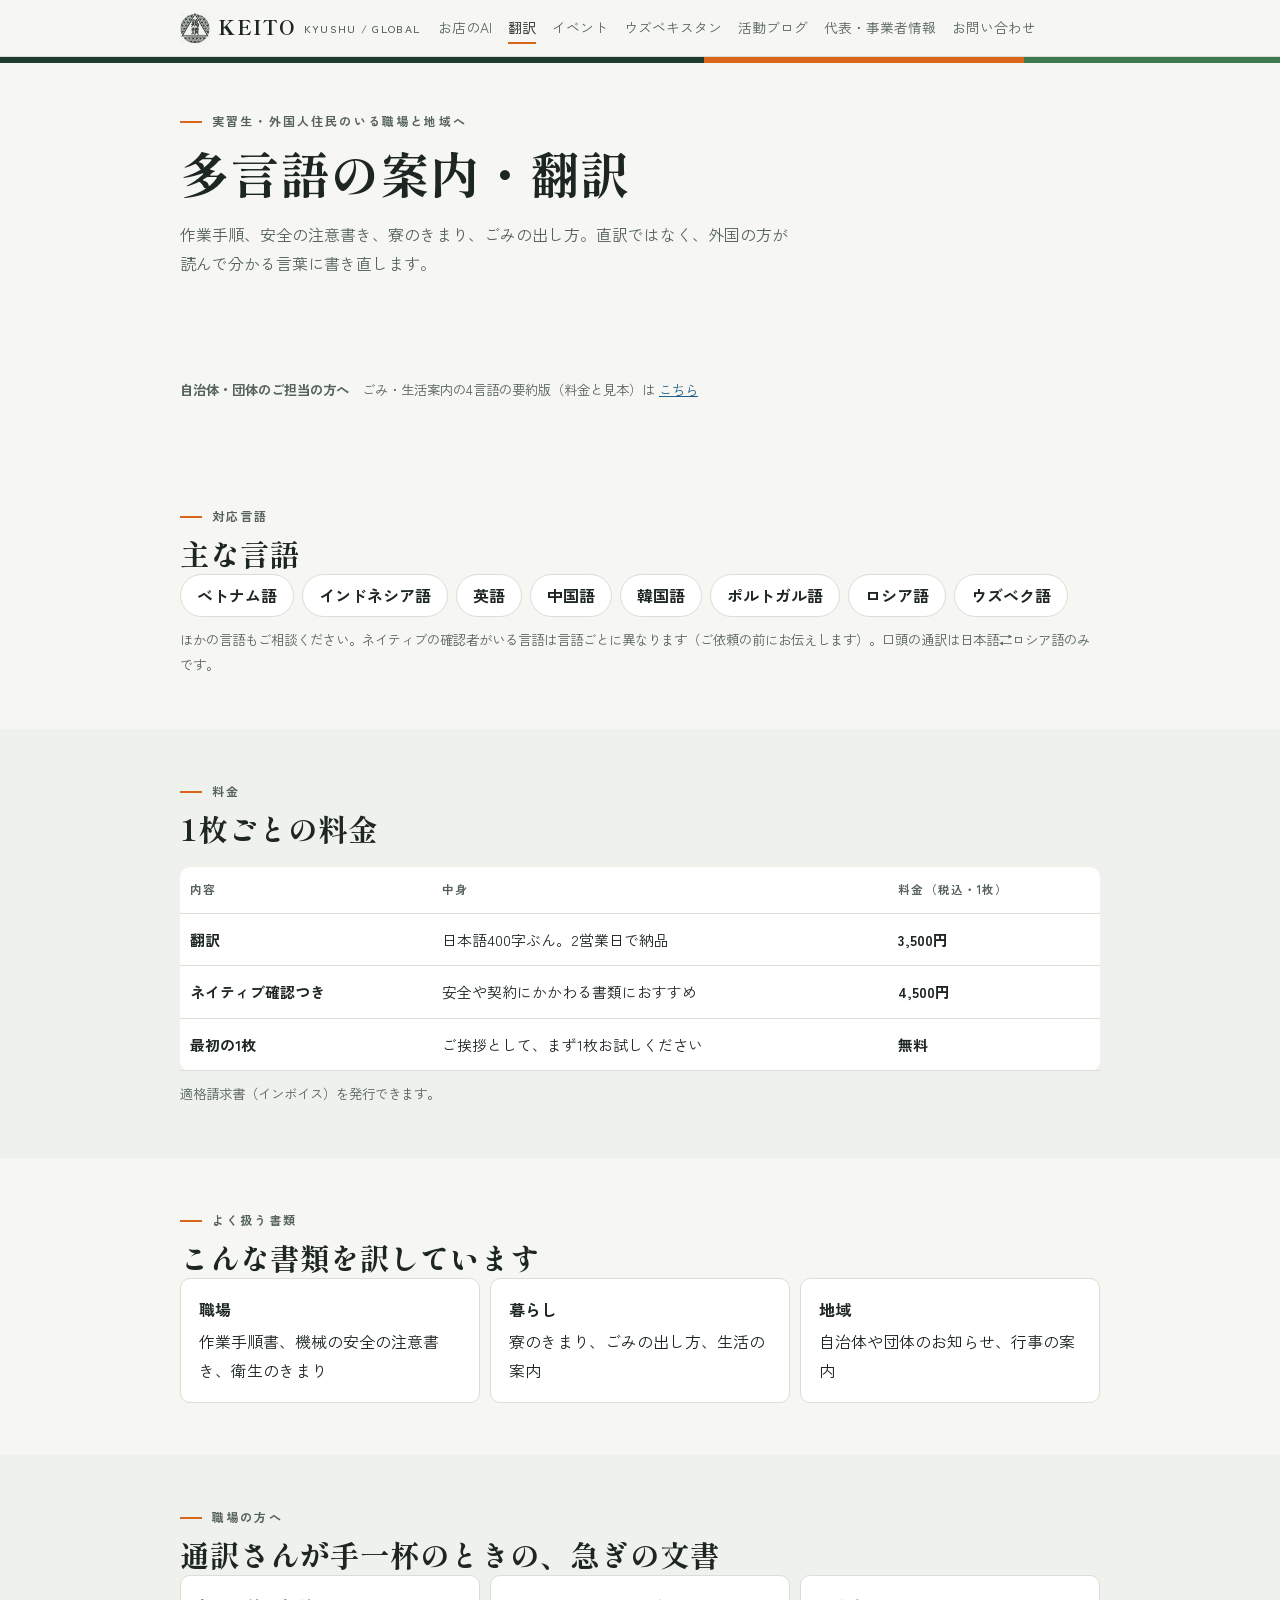
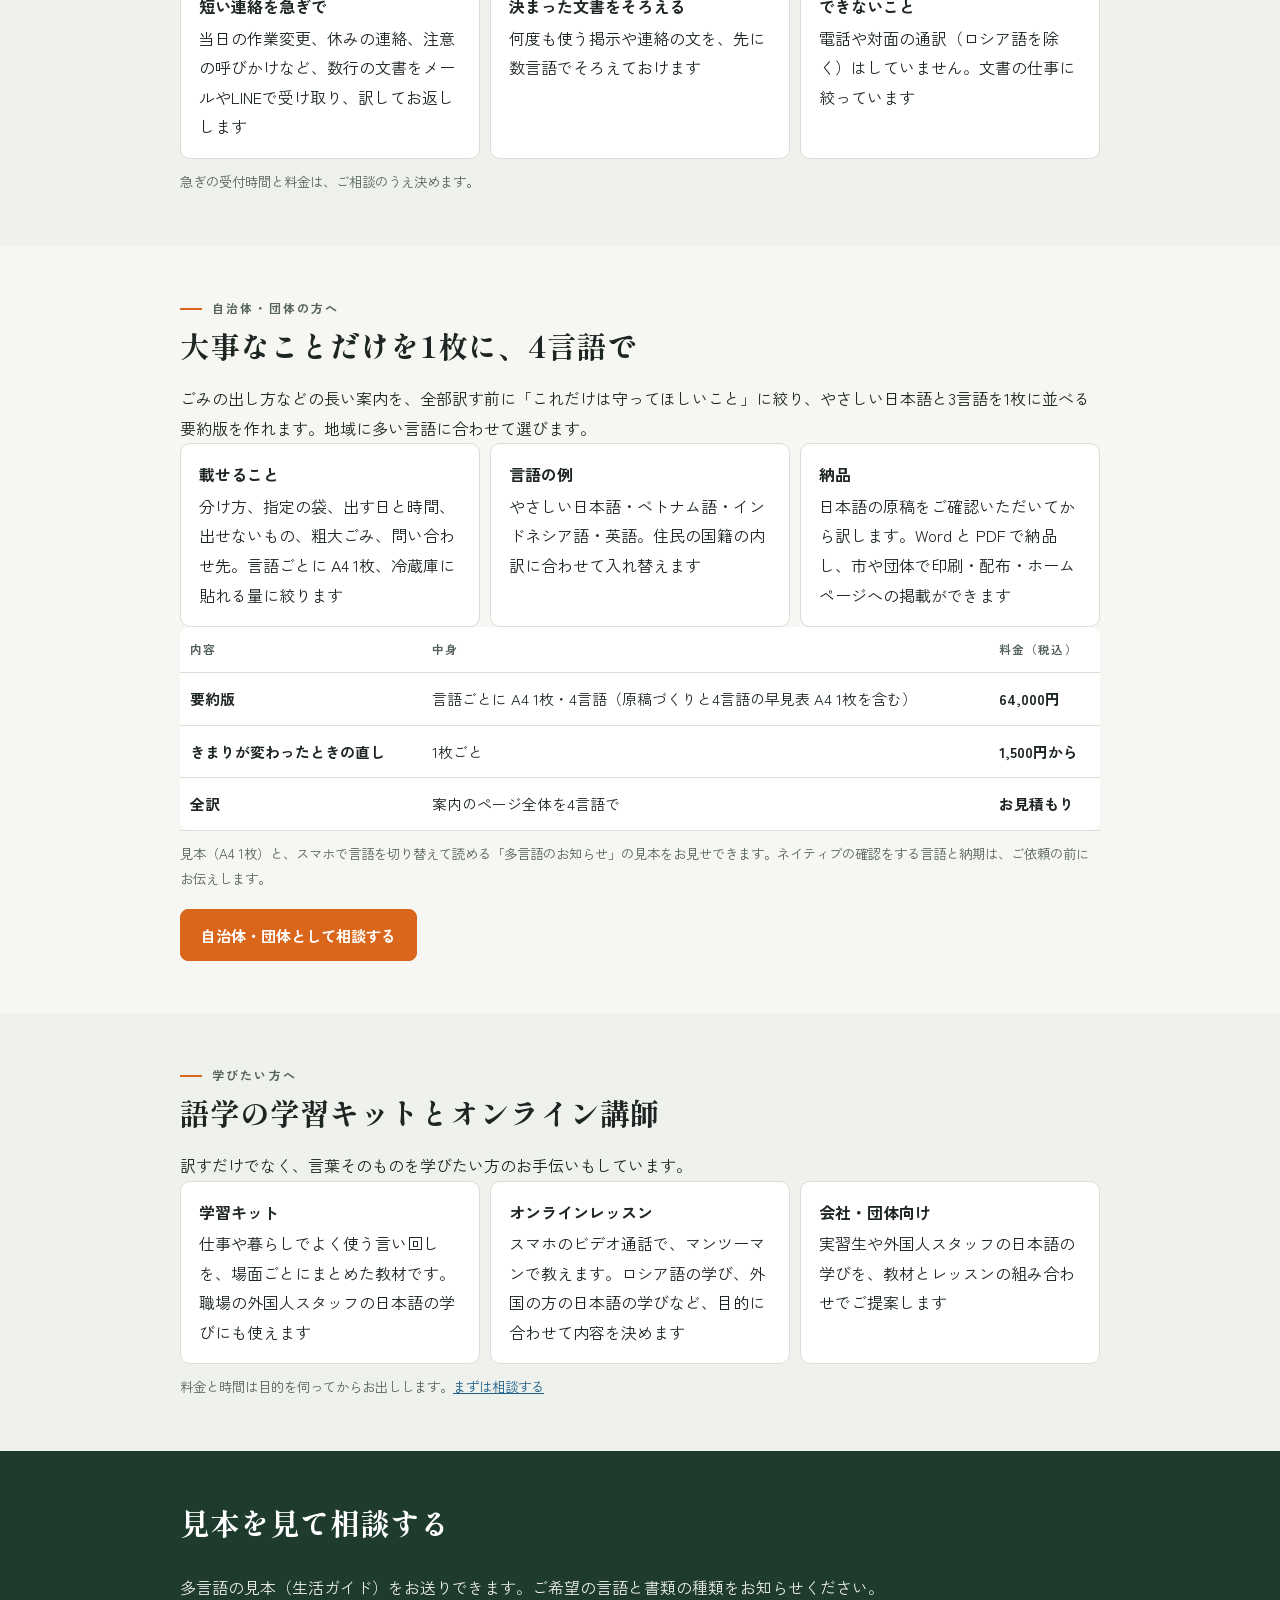
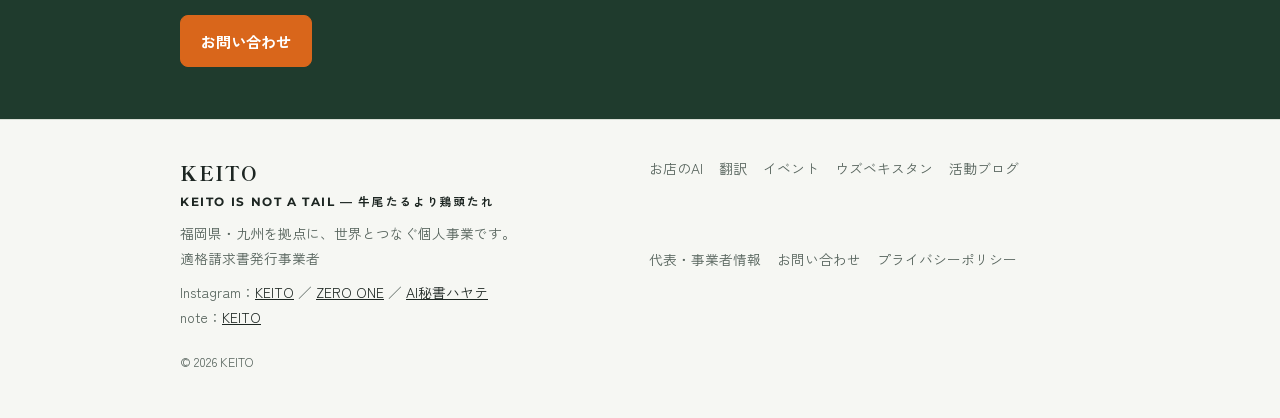
<file: translation/index.html>
<!doctype html>
<html lang="ja">
<head>
<meta charset="utf-8">
<meta name="viewport" content="width=device-width,initial-scale=1,viewport-fit=cover">
<title>多言語の案内・翻訳 ｜ KEITO</title>
<meta name="google-site-verification" content="VZI8KZtmXzknJhedFPaWdhV9jfp2oQwo4rpci6mWn_s">
<meta name="claude:viewport-fit-sides" content="cover">
<meta name="description" content="技能実習生や外国人住民向けの作業手順・安全掲示・ごみの出し方などを、ベトナム語・インドネシア語・英語・中国語・韓国語・ポルトガル語・ロシア語・ウズベク語に翻訳します。1枚3,500円から。語学の学習キットとオンラインレッスンも。">
<link rel="canonical" href="https://keito55thx-ai.github.io/translation/">
<meta property="og:type" content="website">
<meta property="og:site_name" content="KEITO">
<meta property="og:title" content="多言語の案内・翻訳 ｜ KEITO">
<meta property="og:description" content="技能実習生や外国人住民向けの作業手順・安全掲示・ごみの出し方などを、ベトナム語・インドネシア語・英語・中国語・韓国語・ポルトガル語・ロシア語・ウズベク語に翻訳します。1枚3,500円から。語学の学習キットとオンラインレッスンも。">
<meta property="og:url" content="https://keito55thx-ai.github.io/translation/">
<meta property="og:image" content="https://keito55thx-ai.github.io/assets/ogp.png">
<meta property="og:locale" content="ja_JP">
<meta name="twitter:card" content="summary_large_image">
<meta name="theme-color" content="#f6f7f3" media="(prefers-color-scheme: light)">
<meta name="theme-color" content="#141a17" media="(prefers-color-scheme: dark)">
<link rel="icon" href="../assets/favicon.svg" type="image/svg+xml">
<link rel="apple-touch-icon" href="../assets/apple-touch-icon.png">
<link rel="preconnect" href="https://fonts.googleapis.com">
<link rel="preconnect" href="https://fonts.gstatic.com" crossorigin>
<link rel="stylesheet" href="https://fonts.googleapis.com/css2?family=Montserrat:wght@700;900&family=Shippori+Mincho+B1:wght@600;800&family=Zen+Kaku+Gothic+New:wght@400;500;700&display=swap">
<link rel="stylesheet" href="../assets/style.css">
<script>document.documentElement.className+=" js"</script>
<script src="../assets/site.js" defer></script>

</head>
<body class="t-home">
<a class="skip" href="#main">本文へ</a>
<header class="bar gut"><div class="inner">
  <a class="logo" href="../"><i class="mark" aria-hidden="true"></i>KEITO<span>KYUSHU / GLOBAL</span></a>
  <nav aria-label="サイトの案内"><a href="../ai/">お店のAI</a><a href="../translation/" aria-current="page">翻訳</a><a href="../event/">イベント</a><a href="../uzbekistan/">ウズベキスタン</a><a href="../blog/">活動ブログ</a><a href="../about/">代表・事業者情報</a><a href="../contact/">お問い合わせ</a></nav>
</div></header>
<div class="band" aria-hidden="true"></div>
<main id="main">
<section class="pagehead"><div class="gut"><div class="inner"><p class="eyebrow">実習生・外国人住民のいる職場と地域へ</p><h1>多言語の案内・翻訳</h1><p class="lead">作業手順、安全の注意書き、寮のきまり、ごみの出し方。直訳ではなく、外国の方が読んで分かる言葉に書き直します。</p></div></div></section><section><div class="gut"><div class="inner"><p class="note"><strong>自治体・団体のご担当の方へ</strong>　ごみ・生活案内の4言語の要約版（料金と見本）は <a href="#jichitai">こちら</a></p></div></div></section><section><div class="gut"><div class="inner"><p class="eyebrow">対応言語</p><h2>主な言語</h2><ul class="tags"><li>ベトナム語</li><li>インドネシア語</li><li>英語</li><li>中国語</li><li>韓国語</li><li>ポルトガル語</li><li>ロシア語</li><li>ウズベク語</li></ul><p class="note">ほかの言語もご相談ください。ネイティブの確認者がいる言語は言語ごとに異なります（ご依頼の前にお伝えします）。口頭の通訳は日本語⇄ロシア語のみです。</p></div></div></section><section class="sec-alt"><div class="gut"><div class="inner"><p class="eyebrow">料金</p><h2>1枚ごとの料金</h2><div class="ledger-wrap"><table class="ledger"><thead><tr><th>内容</th><th>中身</th><th>料金（税込・1枚）</th></tr></thead><tbody><tr><td>翻訳</td><td>日本語400字ぶん。2営業日で納品</td><td class="yen">3,500円</td></tr><tr><td>ネイティブ確認つき</td><td>安全や契約にかかわる書類におすすめ</td><td class="yen">4,500円</td></tr><tr><td>最初の1枚</td><td>ご挨拶として、まず1枚お試しください</td><td class="yen">無料</td></tr></tbody></table></div><p class="note">適格請求書（インボイス）を発行できます。</p></div></div></section><section><div class="gut"><div class="inner"><p class="eyebrow">よく扱う書類</p><h2>こんな書類を訳しています</h2><ul class="points"><li><strong>職場</strong>作業手順書、機械の安全の注意書き、衛生のきまり</li><li><strong>暮らし</strong>寮のきまり、ごみの出し方、生活の案内</li><li><strong>地域</strong>自治体や団体のお知らせ、行事の案内</li></ul></div></div></section><section class="sec-alt"><div class="gut"><div class="inner"><p class="eyebrow">職場の方へ</p><h2>通訳さんが手一杯のときの、急ぎの文書</h2><ul class="points"><li><strong>短い連絡を急ぎで</strong>当日の作業変更、休みの連絡、注意の呼びかけなど、数行の文書をメールやLINEで受け取り、訳してお返しします</li><li><strong>決まった文書をそろえる</strong>何度も使う掲示や連絡の文を、先に数言語でそろえておけます</li><li><strong>できないこと</strong>電話や対面の通訳（ロシア語を除く）はしていません。文書の仕事に絞っています</li></ul><p class="note">急ぎの受付時間と料金は、ご相談のうえ決めます。</p></div></div></section><section id="jichitai"><div class="gut"><div class="inner"><p class="eyebrow">自治体・団体の方へ</p><h2>大事なことだけを1枚に、4言語で</h2><p>ごみの出し方などの長い案内を、全部訳す前に「これだけは守ってほしいこと」に絞り、やさしい日本語と3言語を1枚に並べる要約版を作れます。地域に多い言語に合わせて選びます。</p><ul class="points"><li><strong>載せること</strong>分け方、指定の袋、出す日と時間、出せないもの、粗大ごみ、問い合わせ先。言語ごとに A4 1枚、冷蔵庫に貼れる量に絞ります</li><li><strong>言語の例</strong>やさしい日本語・ベトナム語・インドネシア語・英語。住民の国籍の内訳に合わせて入れ替えます</li><li><strong>納品</strong>日本語の原稿をご確認いただいてから訳します。Word と PDF で納品し、市や団体で印刷・配布・ホームページへの掲載ができます</li></ul><div class="ledger-wrap"><table class="ledger"><thead><tr><th>内容</th><th>中身</th><th>料金（税込）</th></tr></thead><tbody><tr><td>要約版</td><td>言語ごとに A4 1枚・4言語（原稿づくりと4言語の早見表 A4 1枚を含む）</td><td class="yen">64,000円</td></tr><tr><td>きまりが変わったときの直し</td><td>1枚ごと</td><td class="yen">1,500円から</td></tr><tr><td>全訳</td><td>案内のページ全体を4言語で</td><td class="yen">お見積もり</td></tr></tbody></table></div><p class="note">見本（A4 1枚）と、スマホで言語を切り替えて読める「多言語のお知らせ」の見本をお見せできます。ネイティブの確認をする言語と納期は、ご依頼の前にお伝えします。</p><p style="margin-top:18px"><a class="btn solid" href="mailto:keito55thx@gmail.com?subject=%E5%A4%9A%E8%A8%80%E8%AA%9E%E3%81%AE%E3%81%94%E3%81%BF%E3%83%BB%E7%94%9F%E6%B4%BB%E6%A1%88%E5%86%85%EF%BC%88%E8%87%AA%E6%B2%BB%E4%BD%93%E3%83%BB%E5%9B%A3%E4%BD%93%EF%BC%89%E3%81%AE%E7%9B%B8%E8%AB%87&body=%E8%87%AA%E6%B2%BB%E4%BD%93%E3%83%BB%E5%9B%A3%E4%BD%93%E5%90%8D%EF%BC%9A%0A%E3%81%94%E6%8B%85%E5%BD%93%E3%81%AE%E8%AA%B2%EF%BC%9A%0A%E3%81%8A%E5%90%8D%E5%89%8D%EF%BC%9A%0A%E8%BC%89%E3%81%9B%E3%81%9F%E3%81%84%E6%A1%88%E5%86%85%EF%BC%88%E3%81%94%E3%81%BF%E3%83%BB%E7%94%9F%E6%B4%BB%E3%81%AA%E3%81%A9%EF%BC%89%EF%BC%9A%0A%E5%85%A5%E3%82%8C%E3%81%9F%E3%81%84%E8%A8%80%E8%AA%9E%EF%BC%9A%0A%E3%81%94%E5%B8%8C%E6%9C%9B%E3%81%AE%E6%99%82%E6%9C%9F%EF%BC%9A%0A%E9%80%A3%E7%B5%A1%E3%81%AE%E3%81%A4%E3%81%8F%E6%96%B9%E6%B3%95%EF%BC%9A">自治体・団体として相談する</a></p></div></div></section><section class="sec-alt"><div class="gut"><div class="inner"><p class="eyebrow">学びたい方へ</p><h2>語学の学習キットとオンライン講師</h2><p>訳すだけでなく、言葉そのものを学びたい方のお手伝いもしています。</p><ul class="points"><li><strong>学習キット</strong>仕事や暮らしでよく使う言い回しを、場面ごとにまとめた教材です。職場の外国人スタッフの日本語の学びにも使えます</li><li><strong>オンラインレッスン</strong>スマホのビデオ通話で、マンツーマンで教えます。ロシア語の学び、外国の方の日本語の学びなど、目的に合わせて内容を決めます</li><li><strong>会社・団体向け</strong>実習生や外国人スタッフの日本語の学びを、教材とレッスンの組み合わせでご提案します</li></ul><p class="note">料金と時間は目的を伺ってからお出しします。<a href="mailto:keito55thx@gmail.com?subject=%E8%AA%9E%E5%AD%A6%E3%81%AE%E5%AD%A6%E7%BF%92%E3%82%AD%E3%83%83%E3%83%88%E3%83%BB%E3%82%AA%E3%83%B3%E3%83%A9%E3%82%A4%E3%83%B3%E3%83%AC%E3%83%83%E3%82%B9%E3%83%B3%E3%81%AE%E7%9B%B8%E8%AB%87&body=%E3%81%8A%E5%90%8D%E5%89%8D%EF%BC%9A%0A%E5%AD%A6%E3%81%B3%E3%81%9F%E3%81%84%E8%A8%80%E8%AA%9E%EF%BC%9A%0A%E7%9B%AE%E7%9A%84%EF%BC%9A%0A%E9%80%A3%E7%B5%A1%E3%81%AE%E3%81%A4%E3%81%8F%E6%96%B9%E6%B3%95%EF%BC%9A">まずは相談する</a></p></div></div></section><section class="sec-cta"><div class="gut"><div class="inner"><div class="cta"><h2>見本を見て相談する</h2><p>多言語の見本（生活ガイド）をお送りできます。ご希望の言語と書類の種類をお知らせください。</p><a class="btn solid" href="../contact/">お問い合わせ</a></div></div></div></section>
</main>
<footer class="foot gut"><div class="inner">
  <div class="foot-grid">
    <div><p class="foot-logo">KEITO</p><p class="foot-tag">KEITO IS NOT A TAIL ― 牛尾たるより鶏頭たれ</p><p>福岡県・九州を拠点に、世界とつなぐ個人事業です。<br>適格請求書発行事業者</p><p class="foot-sns">Instagram：<a href="https://www.instagram.com/ktoisnotatail/" target="_blank" rel="noopener">KEITO</a> ／ <a href="https://www.instagram.com/zero1.iyhiah/" target="_blank" rel="noopener">ZERO ONE</a> ／ <a href="https://www.instagram.com/kto_ai_hisho/" target="_blank" rel="noopener">AI秘書ハヤテ</a><br>note：<a href="https://note.com/k_to55" target="_blank" rel="noopener">KEITO</a></p></div>
    <nav aria-label="フッターの案内"><a href="../ai/">お店のAI</a><a href="../translation/" aria-current="page">翻訳</a><a href="../event/">イベント</a><a href="../uzbekistan/">ウズベキスタン</a><a href="../blog/">活動ブログ</a><a href="../about/">代表・事業者情報</a><a href="../contact/">お問い合わせ</a><a href="../privacy/">プライバシーポリシー</a></nav>
  </div>
  <p class="copy">© 2026 KEITO</p>
</div></footer>
</body>
</html>
</file>
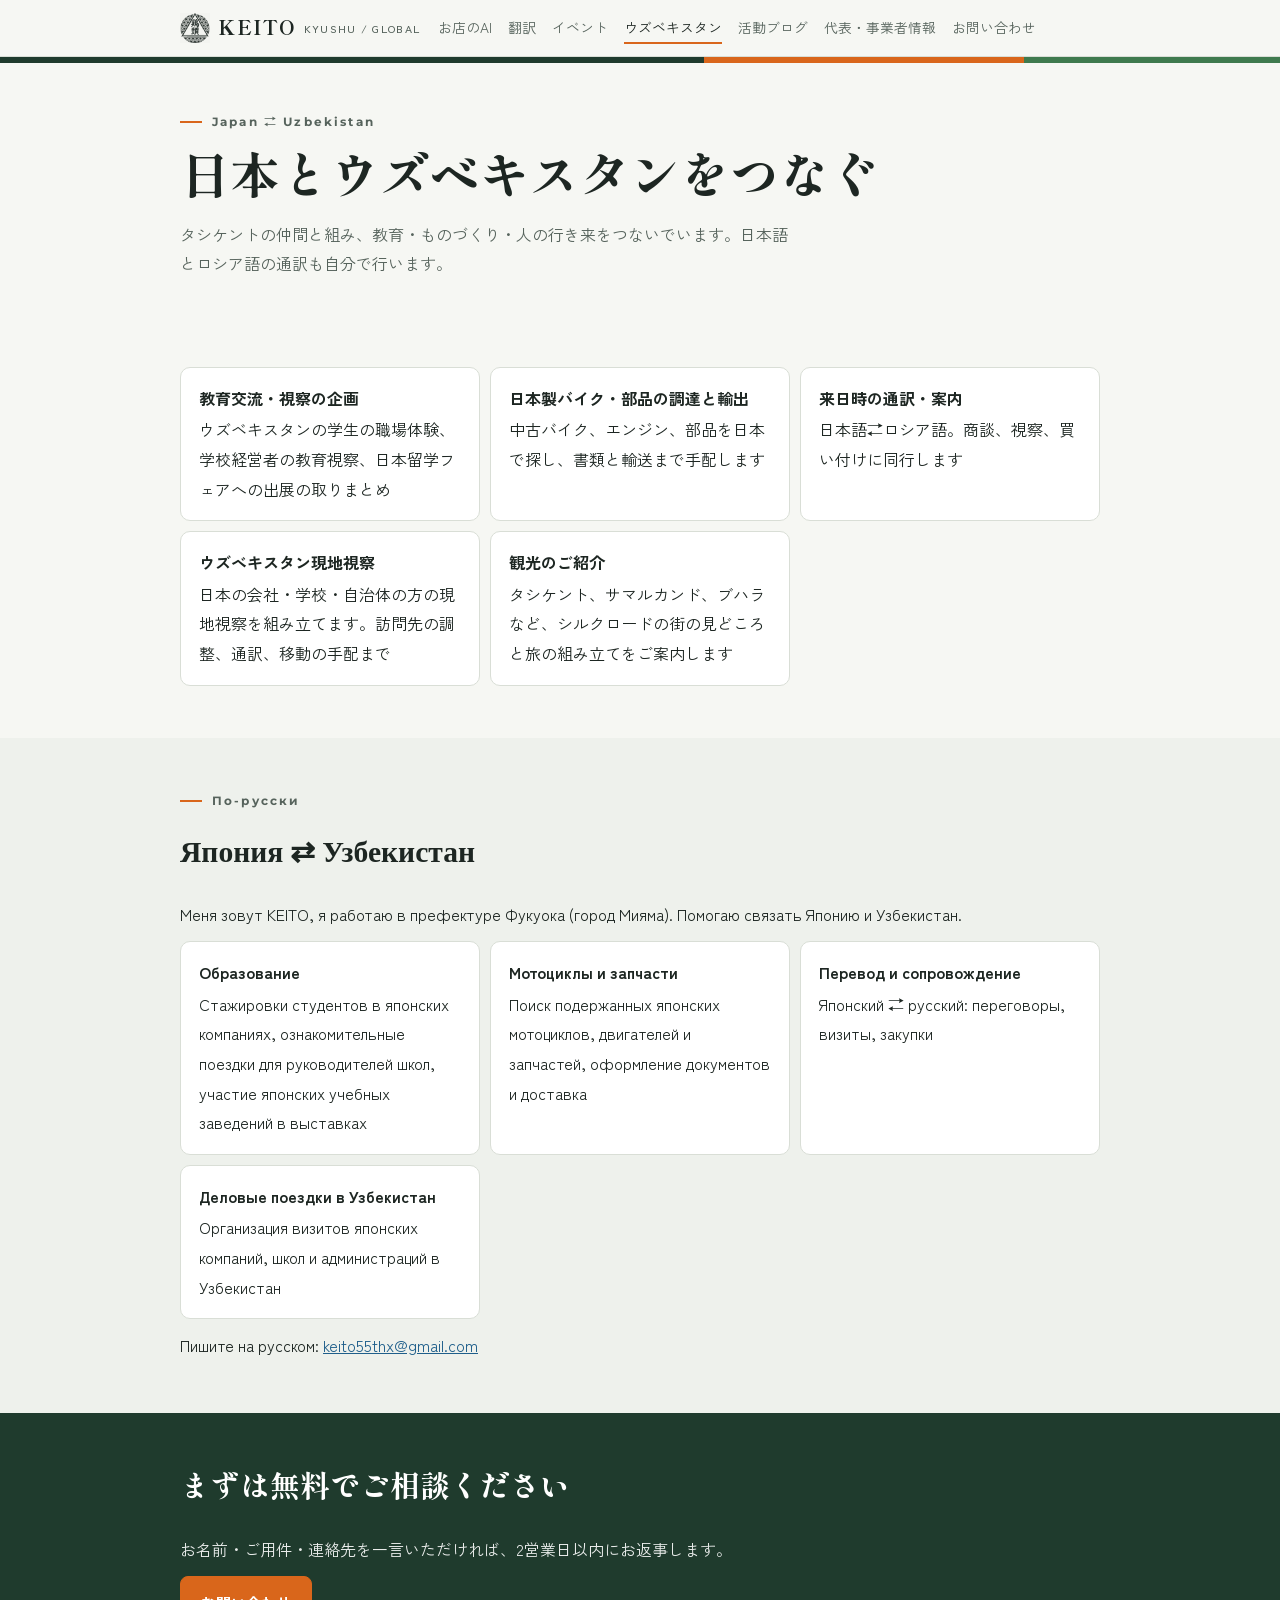
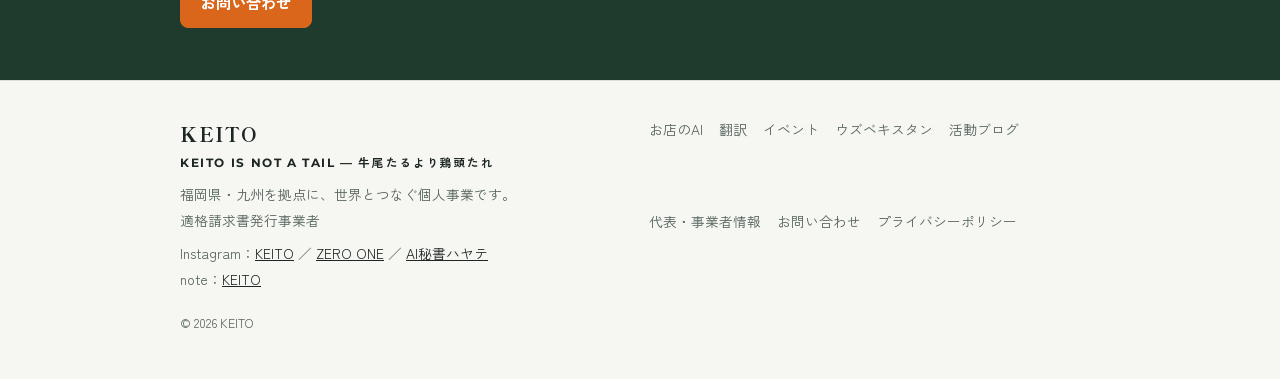
<file: uzbekistan/index.html>
<!doctype html>
<html lang="ja">
<head>
<meta charset="utf-8">
<meta name="viewport" content="width=device-width,initial-scale=1,viewport-fit=cover">
<title>日本とウズベキスタンをつなぐ ｜ KEITO</title>
<meta name="google-site-verification" content="VZI8KZtmXzknJhedFPaWdhV9jfp2oQwo4rpci6mWn_s">
<meta name="claude:viewport-fit-sides" content="cover">
<meta name="description" content="日本とウズベキスタンの教育交流・視察の企画、ウズベキスタン現地視察と観光のご案内、日本製バイク・部品の調達と輸出、日本語⇄ロシア語の通訳。Русский язык.">
<link rel="canonical" href="https://keito55thx-ai.github.io/uzbekistan/">
<meta property="og:type" content="website">
<meta property="og:site_name" content="KEITO">
<meta property="og:title" content="日本とウズベキスタンをつなぐ ｜ KEITO">
<meta property="og:description" content="日本とウズベキスタンの教育交流・視察の企画、ウズベキスタン現地視察と観光のご案内、日本製バイク・部品の調達と輸出、日本語⇄ロシア語の通訳。Русский язык.">
<meta property="og:url" content="https://keito55thx-ai.github.io/uzbekistan/">
<meta property="og:image" content="https://keito55thx-ai.github.io/assets/ogp.png">
<meta property="og:locale" content="ja_JP">
<meta name="twitter:card" content="summary_large_image">
<meta name="theme-color" content="#f6f7f3" media="(prefers-color-scheme: light)">
<meta name="theme-color" content="#141a17" media="(prefers-color-scheme: dark)">
<link rel="icon" href="../assets/favicon.svg" type="image/svg+xml">
<link rel="apple-touch-icon" href="../assets/apple-touch-icon.png">
<link rel="preconnect" href="https://fonts.googleapis.com">
<link rel="preconnect" href="https://fonts.gstatic.com" crossorigin>
<link rel="stylesheet" href="https://fonts.googleapis.com/css2?family=Montserrat:wght@700;900&family=Shippori+Mincho+B1:wght@600;800&family=Zen+Kaku+Gothic+New:wght@400;500;700&display=swap">
<link rel="stylesheet" href="../assets/style.css">
<script>document.documentElement.className+=" js"</script>
<script src="../assets/site.js" defer></script>

</head>
<body class="t-home">
<a class="skip" href="#main">本文へ</a>
<header class="bar gut"><div class="inner">
  <a class="logo" href="../"><i class="mark" aria-hidden="true"></i>KEITO<span>KYUSHU / GLOBAL</span></a>
  <nav aria-label="サイトの案内"><a href="../ai/">お店のAI</a><a href="../translation/">翻訳</a><a href="../event/">イベント</a><a href="../uzbekistan/" aria-current="page">ウズベキスタン</a><a href="../blog/">活動ブログ</a><a href="../about/">代表・事業者情報</a><a href="../contact/">お問い合わせ</a></nav>
</div></header>
<div class="band" aria-hidden="true"></div>
<main id="main">
<section class="pagehead"><div class="gut"><div class="inner"><p class="eyebrow">Japan ⇄ Uzbekistan</p><h1>日本とウズベキスタンをつなぐ</h1><p class="lead">タシケントの仲間と組み、教育・ものづくり・人の行き来をつないでいます。日本語とロシア語の通訳も自分で行います。</p></div></div></section><section><div class="gut"><div class="inner"><ul class="points"><li><strong>教育交流・視察の企画</strong>ウズベキスタンの学生の職場体験、学校経営者の教育視察、日本留学フェアへの出展の取りまとめ</li><li><strong>日本製バイク・部品の調達と輸出</strong>中古バイク、エンジン、部品を日本で探し、書類と輸送まで手配します</li><li><strong>来日時の通訳・案内</strong>日本語⇄ロシア語。商談、視察、買い付けに同行します</li><li><strong>ウズベキスタン現地視察</strong>日本の会社・学校・自治体の方の現地視察を組み立てます。訪問先の調整、通訳、移動の手配まで</li><li><strong>観光のご紹介</strong>タシケント、サマルカンド、ブハラなど、シルクロードの街の見どころと旅の組み立てをご案内します</li></ul></div></div></section><section class="sec-alt"><div class="gut"><div class="inner"><div class="ru" lang="ru"><p class="eyebrow">По-русски</p><h2>Япония ⇄ Узбекистан</h2><p>Меня зовут KEITO, я работаю в префектуре Фукуока (город Мияма). Помогаю связать Японию и Узбекистан.</p><ul class="points"><li><strong>Образование</strong>Стажировки студентов в японских компаниях, ознакомительные поездки для руководителей школ, участие японских учебных заведений в выставках</li><li><strong>Мотоциклы и запчасти</strong>Поиск подержанных японских мотоциклов, двигателей и запчастей, оформление документов и доставка</li><li><strong>Перевод и сопровождение</strong>Японский ⇄ русский: переговоры, визиты, закупки</li><li><strong>Деловые поездки в Узбекистан</strong>Организация визитов японских компаний, школ и администраций в Узбекистан</li></ul><p>Пишите на русском: <a href="mailto:keito55thx@gmail.com?subject=%D0%97%D0%B0%D0%BF%D1%80%D0%BE%D1%81%20%D0%B8%D0%B7%20%D0%A3%D0%B7%D0%B1%D0%B5%D0%BA%D0%B8%D1%81%D1%82%D0%B0%D0%BD%D0%B0">keito55thx@gmail.com</a></p></div></div></div></section><section class="sec-cta"><div class="gut"><div class="inner"><div class="cta"><h2>まずは無料でご相談ください</h2><p>お名前・ご用件・連絡先を一言いただければ、2営業日以内にお返事します。</p><a class="btn solid" href="../contact/">お問い合わせ</a></div></div></div></section>
</main>
<footer class="foot gut"><div class="inner">
  <div class="foot-grid">
    <div><p class="foot-logo">KEITO</p><p class="foot-tag">KEITO IS NOT A TAIL ― 牛尾たるより鶏頭たれ</p><p>福岡県・九州を拠点に、世界とつなぐ個人事業です。<br>適格請求書発行事業者</p><p class="foot-sns">Instagram：<a href="https://www.instagram.com/ktoisnotatail/" target="_blank" rel="noopener">KEITO</a> ／ <a href="https://www.instagram.com/zero1.iyhiah/" target="_blank" rel="noopener">ZERO ONE</a> ／ <a href="https://www.instagram.com/kto_ai_hisho/" target="_blank" rel="noopener">AI秘書ハヤテ</a><br>note：<a href="https://note.com/k_to55" target="_blank" rel="noopener">KEITO</a></p></div>
    <nav aria-label="フッターの案内"><a href="../ai/">お店のAI</a><a href="../translation/">翻訳</a><a href="../event/">イベント</a><a href="../uzbekistan/" aria-current="page">ウズベキスタン</a><a href="../blog/">活動ブログ</a><a href="../about/">代表・事業者情報</a><a href="../contact/">お問い合わせ</a><a href="../privacy/">プライバシーポリシー</a></nav>
  </div>
  <p class="copy">© 2026 KEITO</p>
</div></footer>
</body>
</html>
</file>
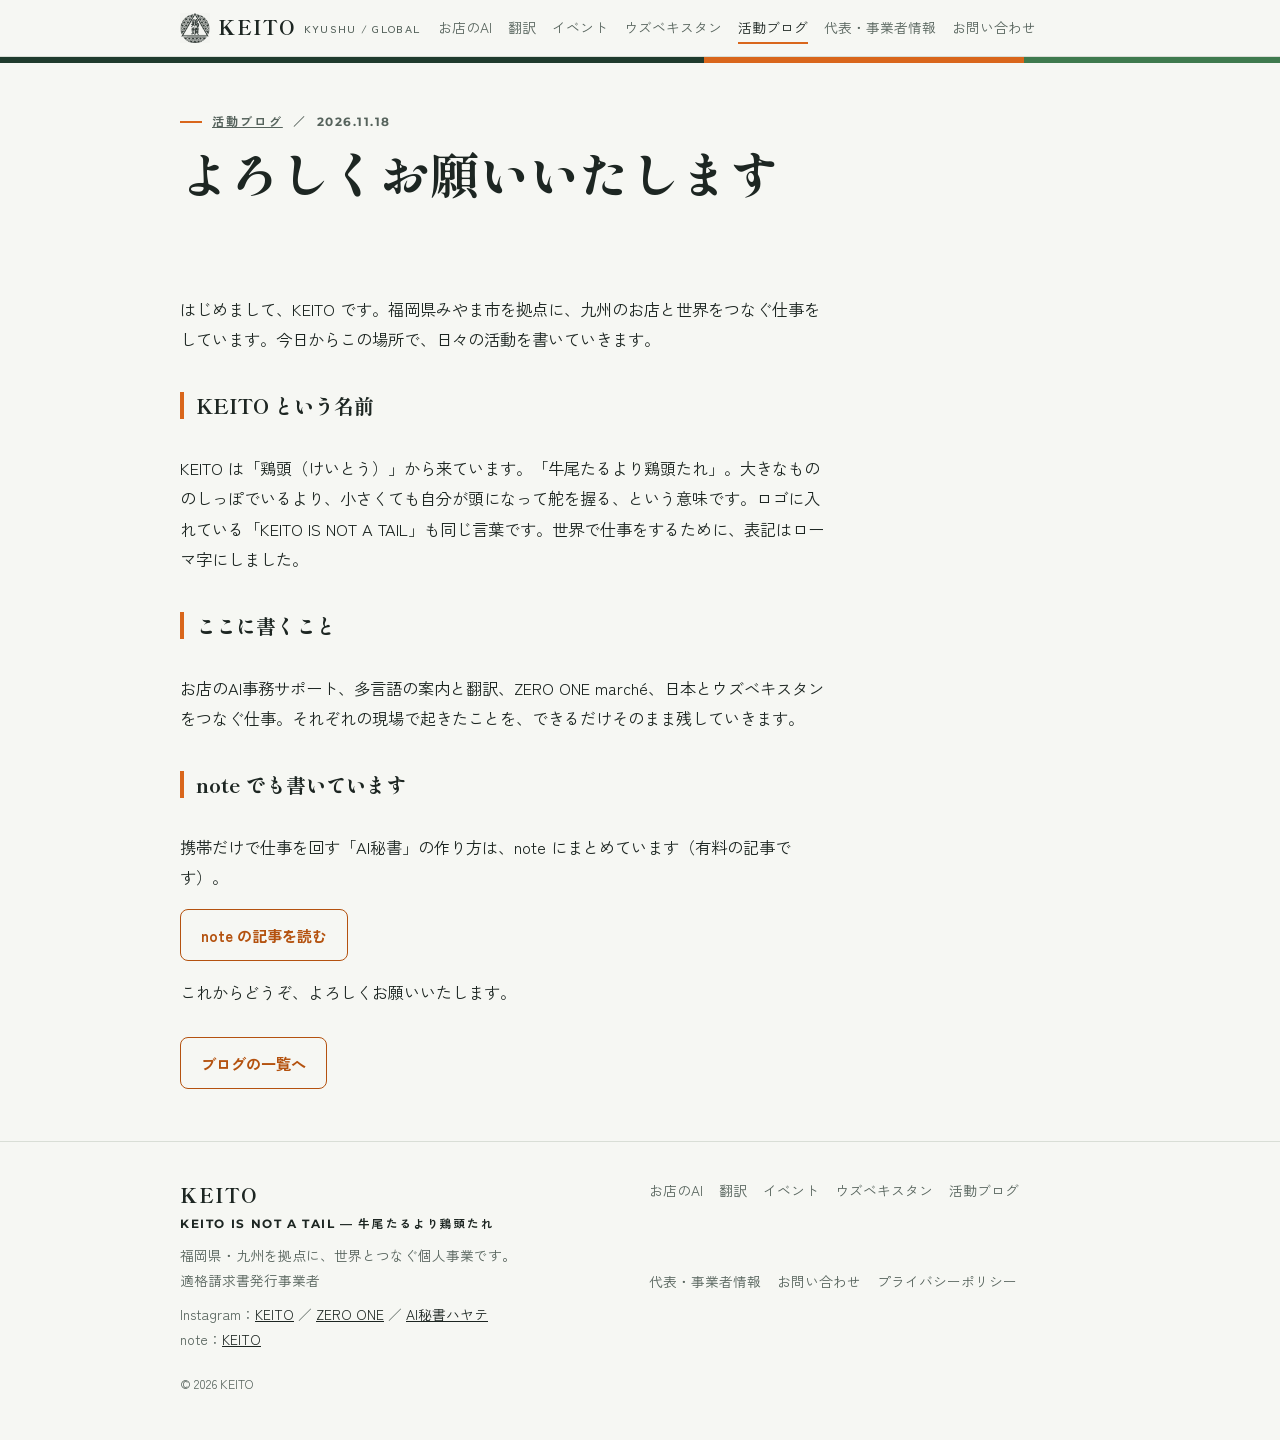
<file: blog/2026-11-18-yoroshiku/index.html>
<!doctype html>
<html lang="ja">
<head>
<meta charset="utf-8">
<meta name="viewport" content="width=device-width,initial-scale=1,viewport-fit=cover">
<title>よろしくお願いいたします ｜ KEITO</title>
<meta name="google-site-verification" content="VZI8KZtmXzknJhedFPaWdhV9jfp2oQwo4rpci6mWn_s">
<meta name="claude:viewport-fit-sides" content="cover">
<meta name="description" content="活動ブログを始めます。KEITO という名前の由来と、これから書いていくこと。">
<link rel="canonical" href="https://keito55thx-ai.github.io/blog/2026-11-18-yoroshiku/">
<meta property="og:type" content="website">
<meta property="og:site_name" content="KEITO">
<meta property="og:title" content="よろしくお願いいたします ｜ KEITO">
<meta property="og:description" content="活動ブログを始めます。KEITO という名前の由来と、これから書いていくこと。">
<meta property="og:url" content="https://keito55thx-ai.github.io/blog/2026-11-18-yoroshiku/">
<meta property="og:image" content="https://keito55thx-ai.github.io/assets/ogp.png">
<meta property="og:locale" content="ja_JP">
<meta name="twitter:card" content="summary_large_image">
<meta name="theme-color" content="#f6f7f3" media="(prefers-color-scheme: light)">
<meta name="theme-color" content="#141a17" media="(prefers-color-scheme: dark)">
<link rel="icon" href="../../assets/favicon.svg" type="image/svg+xml">
<link rel="apple-touch-icon" href="../../assets/apple-touch-icon.png">
<link rel="preconnect" href="https://fonts.googleapis.com">
<link rel="preconnect" href="https://fonts.gstatic.com" crossorigin>
<link rel="stylesheet" href="https://fonts.googleapis.com/css2?family=Montserrat:wght@700;900&family=Shippori+Mincho+B1:wght@600;800&family=Zen+Kaku+Gothic+New:wght@400;500;700&display=swap">
<link rel="stylesheet" href="../../assets/style.css">
<script>document.documentElement.className+=" js"</script>
<script src="../../assets/site.js" defer></script>
<script type="application/ld+json">{"@context": "https://schema.org", "@type": "BlogPosting", "headline": "よろしくお願いいたします", "datePublished": "2026-11-18", "author": {"@type": "Person", "name": "KEITO"}, "mainEntityOfPage": "https://keito55thx-ai.github.io/blog/2026-11-18-yoroshiku/"}</script>
</head>
<body class="t-home">
<a class="skip" href="#main">本文へ</a>
<header class="bar gut"><div class="inner">
  <a class="logo" href="../../"><i class="mark" aria-hidden="true"></i>KEITO<span>KYUSHU / GLOBAL</span></a>
  <nav aria-label="サイトの案内"><a href="../../ai/">お店のAI</a><a href="../../translation/">翻訳</a><a href="../../event/">イベント</a><a href="../../uzbekistan/">ウズベキスタン</a><a href="../../blog/" aria-current="page">活動ブログ</a><a href="../../about/">代表・事業者情報</a><a href="../../contact/">お問い合わせ</a></nav>
</div></header>
<div class="band" aria-hidden="true"></div>
<main id="main">
<section class="pagehead"><div class="gut"><div class="inner"><p class="eyebrow"><a href="../../blog/">活動ブログ</a> ／ <time datetime="2026-11-18">2026.11.18</time></p><h1>よろしくお願いいたします</h1></div></div></section><section><div class="gut"><div class="inner"><article class="prose post"><p>はじめまして、KEITO です。福岡県みやま市を拠点に、九州のお店と世界をつなぐ仕事をしています。今日からこの場所で、日々の活動を書いていきます。</p><h2>KEITO という名前</h2><p>KEITO は「鶏頭（けいとう）」から来ています。「牛尾たるより鶏頭たれ」。大きなもののしっぽでいるより、小さくても自分が頭になって舵を握る、という意味です。ロゴに入れている「KEITO IS NOT A TAIL」も同じ言葉です。世界で仕事をするために、表記はローマ字にしました。</p><h2>ここに書くこと</h2><p>お店のAI事務サポート、多言語の案内と翻訳、ZERO ONE marché、日本とウズベキスタンをつなぐ仕事。それぞれの現場で起きたことを、できるだけそのまま残していきます。</p><h2>note でも書いています</h2><p>携帯だけで仕事を回す「AI秘書」の作り方は、note にまとめています（有料の記事です）。</p><p><a class="btn" href="https://note.com/k_to55/n/n280e31d38ff6" target="_blank" rel="noopener">note の記事を読む</a></p><p>これからどうぞ、よろしくお願いいたします。</p></article><p style="margin-top:30px"><a class="btn" href="../../blog/">ブログの一覧へ</a></p></div></div></section>
</main>
<footer class="foot gut"><div class="inner">
  <div class="foot-grid">
    <div><p class="foot-logo">KEITO</p><p class="foot-tag">KEITO IS NOT A TAIL ― 牛尾たるより鶏頭たれ</p><p>福岡県・九州を拠点に、世界とつなぐ個人事業です。<br>適格請求書発行事業者</p><p class="foot-sns">Instagram：<a href="https://www.instagram.com/ktoisnotatail/" target="_blank" rel="noopener">KEITO</a> ／ <a href="https://www.instagram.com/zero1.iyhiah/" target="_blank" rel="noopener">ZERO ONE</a> ／ <a href="https://www.instagram.com/kto_ai_hisho/" target="_blank" rel="noopener">AI秘書ハヤテ</a><br>note：<a href="https://note.com/k_to55" target="_blank" rel="noopener">KEITO</a></p></div>
    <nav aria-label="フッターの案内"><a href="../../ai/">お店のAI</a><a href="../../translation/">翻訳</a><a href="../../event/">イベント</a><a href="../../uzbekistan/">ウズベキスタン</a><a href="../../blog/" aria-current="page">活動ブログ</a><a href="../../about/">代表・事業者情報</a><a href="../../contact/">お問い合わせ</a><a href="../../privacy/">プライバシーポリシー</a></nav>
  </div>
  <p class="copy">© 2026 KEITO</p>
</div></footer>
</body>
</html>
</file>
<file: assets/style.css>
/* Layout: 片側に寄せた読み物の列。上に三色の帯（みかん・タイルの青・葉）、事業ごとにページを分ける */
:root{
  --paper:#f6f7f3; --surface:#ffffff; --alt:#eef1ec; --ink:#1d2622; --muted:#56635c; --line:#d9ded6;
  --mikan:#d9661b; --mikan-ink:#b4520f; --mikan-soft:#fcebdc; --tile:#1f5f8b; --tile-soft:#e2edf5; --leaf:#3f7a4e;
  --font-display:"Shippori Mincho B1","Hiragino Mincho ProN","Yu Mincho",serif;
  --font-body:"Zen Kaku Gothic New","Hiragino Sans","Noto Sans JP",system-ui,sans-serif;
}
@media (prefers-color-scheme: dark){:root:not([data-theme="light"]){
  --paper:#141a17; --surface:#1c2420; --alt:#18201c; --ink:#e9eee9; --muted:#a3b0a8; --line:#2e3a34;
  --mikan:#f39248; --mikan-ink:#f6a465; --mikan-soft:#3a2716; --tile:#7db3dd; --tile-soft:#1a2a37; --leaf:#7fbf8e; color-scheme:dark}}
:root[data-theme="dark"]{
  --paper:#141a17; --surface:#1c2420; --alt:#18201c; --ink:#e9eee9; --muted:#a3b0a8; --line:#2e3a34;
  --mikan:#f39248; --mikan-ink:#f6a465; --mikan-soft:#3a2716; --tile:#7db3dd; --tile-soft:#1a2a37; --leaf:#7fbf8e; color-scheme:dark}
*,*::before,*::after{box-sizing:border-box}
:root{padding-top:env(safe-area-inset-top,0px);padding-bottom:env(safe-area-inset-bottom,0px)}
html{scroll-behavior:smooth;-webkit-text-size-adjust:100%}
@media (prefers-reduced-motion:reduce){html{scroll-behavior:auto}}
body{margin:0;background:var(--paper);color:var(--ink);font-family:var(--font-body);font-size:16px;line-height:1.85}
img{max-width:100%;height:auto}
.gut{padding-left:max(16px,env(safe-area-inset-left,0px));padding-right:max(16px,env(safe-area-inset-right,0px))}
.inner{max-width:920px;margin:0 auto}
h1,h2,h3{font-family:var(--font-display);font-weight:800;text-wrap:balance;margin:0;line-height:1.35}
h1{font-size:clamp(1.9rem,6.2vw,3.1rem)}
h2{font-size:clamp(1.35rem,4.2vw,1.85rem)}
h3{font-size:1.1rem}
p{margin:0}
a{color:var(--tile)}
a:focus-visible,summary:focus-visible{outline:2px solid var(--mikan);outline-offset:3px;border-radius:4px}
.skip{position:absolute;left:-9999px}
.skip:focus{left:16px;top:16px;z-index:20;background:var(--surface);padding:8px 12px}
.eyebrow{font-size:.75rem;letter-spacing:.18em;font-weight:700;color:var(--muted);margin-bottom:6px}
.lead{max-width:38em;color:var(--muted);margin-top:14px}
.note{font-size:.84rem;color:var(--muted);margin-top:10px}
/* bar */
.bar{position:sticky;top:env(safe-area-inset-top,0px);z-index:5;background:var(--paper);border-bottom:1px solid var(--line)}
body::before{content:"";position:fixed;inset:0 0 auto;height:env(safe-area-inset-top,0px);z-index:10;background:var(--paper)}
.bar .inner{display:flex;align-items:center;gap:18px;padding-block:10px;overflow-x:auto;scrollbar-width:none}
.bar .inner::-webkit-scrollbar{display:none}
.logo{font-family:var(--font-display);font-weight:800;font-size:1.2rem;letter-spacing:.08em;color:var(--ink);text-decoration:none;white-space:nowrap}
.logo span{font-family:var(--font-body);font-size:.68rem;letter-spacing:.12em;color:var(--muted);margin-left:8px;font-weight:500}
.bar nav{display:flex;gap:16px;font-size:.86rem;white-space:nowrap}
.bar nav a{color:var(--muted);text-decoration:none;padding-block:4px}
.bar nav a[aria-current="page"]{color:var(--ink);box-shadow:inset 0 -2px 0 var(--mikan)}
.band{height:12px;background:repeating-linear-gradient(90deg,var(--mikan) 0 28px,var(--paper) 28px 32px,var(--tile) 32px 60px,var(--paper) 60px 64px,var(--leaf) 64px 92px,var(--paper) 92px 96px)}
/* sections */
section{padding-block:52px}
.sec-alt{background:var(--alt)}
section h2+*{margin-top:18px}
.hero{padding-block:56px 48px}
.hero h1 .m{color:var(--mikan)}
.hero h1 .t{color:var(--tile)}
.actions{display:flex;flex-wrap:wrap;gap:10px;margin-top:26px}
.btn{display:inline-flex;align-items:center;justify-content:center;gap:6px;font-weight:700;font-size:.95rem;text-decoration:none;border:1.5px solid var(--mikan-ink);color:var(--mikan-ink);background:transparent;border-radius:8px;padding:11px 20px;min-height:44px}
.btn.solid{background:var(--mikan);border-color:var(--mikan);color:#fff}
@media (prefers-color-scheme: dark){:root:not([data-theme="light"]) .btn.solid{color:#1b1209}}
:root[data-theme="dark"] .btn.solid{color:#1b1209}
.btn.wide{width:100%;justify-content:flex-start;background:var(--surface)}
.facts{display:grid;grid-template-columns:repeat(3,minmax(0,1fr));gap:10px;margin:34px 0 0;max-width:640px}
.facts div{border-top:2px solid var(--ink);padding-top:8px;min-width:0}
.facts dt{font-size:.72rem;letter-spacing:.12em;color:var(--muted);font-weight:700}
.facts dd{margin:2px 0 0;font-weight:700;font-size:.95rem}
@media (max-width:420px){.facts{grid-template-columns:1fr}}
.pagehead{padding-block:48px 36px}
/* cards */
.cards{display:grid;grid-template-columns:repeat(auto-fit,minmax(min(100%,270px),1fr));gap:12px}
.card{display:flex;flex-direction:column;gap:8px;text-decoration:none;color:var(--ink);background:var(--surface);border:1px solid var(--line);border-radius:12px;padding:20px 18px;min-width:0;transition:border-color .2s,transform .2s}
.card:hover{border-color:var(--mikan)}
@media (prefers-reduced-motion:no-preference){.card:hover{transform:translateY(-2px)}}
.card .no{font-family:var(--font-display);font-weight:800;color:var(--mikan);font-size:1rem}
.card p{color:var(--muted);font-size:.92rem;flex:1}
.chip{display:inline-block;width:fit-content;font-size:.74rem;font-weight:700;border-radius:99px;padding:2px 10px;background:var(--tile-soft);color:var(--tile)}
.chip.soon{background:var(--mikan-soft);color:var(--mikan-ink);font-family:var(--font-body);vertical-align:middle}
/* steps */
.steps{list-style:none;margin:0;padding:0;display:grid;gap:10px;counter-reset:s;grid-template-columns:repeat(auto-fit,minmax(min(100%,200px),1fr))}
.steps li{counter-increment:s;background:var(--surface);border:1px solid var(--line);border-radius:10px;padding:16px;display:flex;flex-direction:column;gap:4px;min-width:0}
.steps li::before{content:counter(s);font-family:var(--font-display);font-weight:800;color:var(--tile);font-size:1.3rem;line-height:1}
.steps span{color:var(--muted);font-size:.9rem}
/* news */
.news{list-style:none;margin:0;padding:0}
.news li{display:grid;grid-template-columns:7.5em 1fr;gap:12px;padding:12px 0;border-bottom:1px solid var(--line)}
.news time{font-variant-numeric:tabular-nums;color:var(--muted);font-size:.9rem}
@media (max-width:420px){.news li{grid-template-columns:1fr;gap:0}}
/* points */
.points{list-style:none;margin:0;padding:0;display:grid;gap:10px;grid-template-columns:repeat(auto-fit,minmax(min(100%,250px),1fr))}
.points li{background:var(--surface);border:1px solid var(--line);border-radius:10px;padding:16px 18px;min-width:0}
.points li strong{display:block;margin-bottom:2px}
.plain{margin:0;padding-left:1.2em;display:grid;gap:6px}
.tags{list-style:none;margin:0;padding:0;display:flex;flex-wrap:wrap;gap:8px}
.tags li{border:1px solid var(--line);background:var(--surface);border-radius:99px;padding:6px 16px;font-weight:700}
/* ledger */
.ledger-wrap{overflow-x:auto}
.ledger{width:100%;border-collapse:collapse;font-size:.93rem;background:var(--surface);border-radius:10px}
.ledger th,.ledger td{text-align:left;padding:12px 10px;border-bottom:1px solid var(--line);vertical-align:top}
.ledger th{font-size:.72rem;letter-spacing:.1em;color:var(--muted);font-weight:700}
.ledger td.yen{white-space:nowrap;font-variant-numeric:tabular-nums;font-weight:700}
.ledger td:first-child{font-weight:700;min-width:8em}
/* faq */
.faq{display:grid;gap:8px}
.faq details{background:var(--surface);border:1px solid var(--line);border-radius:10px;padding:14px 16px}
.faq summary{cursor:pointer;font-weight:700}
.faq p{margin-top:8px;color:var(--muted)}
/* split / box */
.split{display:grid;gap:12px;grid-template-columns:repeat(auto-fit,minmax(min(100%,280px),1fr))}
.box{background:var(--surface);border:1px solid var(--line);border-radius:12px;padding:20px 18px;display:flex;flex-direction:column;gap:10px;min-width:0}
.next h2{font-size:clamp(1.5rem,5vw,2.2rem)}
.ru{display:grid;gap:12px}
/* tables */
.table{margin:0;display:grid;border-top:1px solid var(--line)}
.table div{display:grid;grid-template-columns:7em 1fr;gap:12px;padding:12px 0;border-bottom:1px solid var(--line)}
.table dt{color:var(--muted);font-size:.86rem}
.table dd{margin:0;min-width:0;overflow-wrap:anywhere}
.buttons{display:grid;gap:8px;margin-bottom:26px}
.prose{max-width:40em;display:grid;gap:10px}
.prose h2{font-size:1.1rem;margin-top:12px}
.lead+h2{margin-top:36px}
/* cta */
.sec-cta{background:var(--tile);color:#fff}
.cta{display:grid;gap:12px}
.cta p{opacity:.9}
.sec-cta .btn.solid{width:fit-content}
@media (prefers-color-scheme: dark){:root:not([data-theme="light"]) .sec-cta{background:var(--tile-soft);color:var(--ink)}}
:root[data-theme="dark"] .sec-cta{background:var(--tile-soft);color:var(--ink)}
/* footer */
.foot{padding-block:36px 44px;border-top:1px solid var(--line);font-size:.86rem;color:var(--muted)}
.foot-grid{display:grid;gap:18px;grid-template-columns:repeat(auto-fit,minmax(min(100%,260px),1fr))}
.foot-logo{font-family:var(--font-display);font-weight:800;font-size:1.2rem;color:var(--ink);letter-spacing:.08em}
.foot nav{display:flex;flex-wrap:wrap;gap:8px 16px}
.foot-sns{margin-top:8px}
.foot-sns a{color:var(--ink)}
.lineup{display:grid;gap:10px;grid-template-columns:repeat(auto-fit,minmax(min(100%,150px),1fr));margin:0;padding:0;list-style:none}
.lineup li{background:var(--surface);border:1px solid var(--line);border-radius:10px;padding:16px 18px;min-width:0}
.lineup b{display:block;font-family:var(--font-display);font-size:1.9rem;line-height:1.2}
.lineup small{display:block;color:var(--muted);font-size:.8rem;margin-top:4px}
.foot nav a{color:var(--muted);text-decoration:none}
.copy{margin-top:20px;font-size:.78rem}
/* ===== 2026-11-18 作り直し: 事業ごとの色・ロゴが飛び出す演出・活動ブログ =====
   t-home = KEITO（ロゴの深緑＋麻の葉） / t-zero = ZERO ONE（宇宙の黒＋ネオンの青緑） / t-ai = AI秘書ハヤテ（夜の紺＋みかん＋トサカの赤） */
:root{--brand:#1f3b2d;--brand-deep:#0f1d16;--font-latin:"Montserrat","Zen Kaku Gothic New","Hiragino Sans",system-ui,sans-serif}
.logo{display:inline-flex;align-items:center;gap:8px}
.logo .mark{width:30px;height:30px;flex:none;background:currentColor;-webkit-mask:url(keito-mark.png) center/contain no-repeat;mask:url(keito-mark.png) center/contain no-repeat}
.logo span{margin-left:0}
.band{height:6px;background:linear-gradient(90deg,var(--brand) 0 55%,var(--mikan) 55% 80%,var(--leaf) 80%)}
.eyebrow{font-family:var(--font-latin);display:flex;align-items:center;gap:10px}
.eyebrow::before{content:"";width:22px;height:2px;background:var(--mikan);flex:none}
.eyebrow a{color:inherit}
.foot-tag{font-family:var(--font-latin);font-size:.72rem;letter-spacing:.14em;font-weight:700;color:var(--ink);margin-bottom:8px}
.sec-cta{background:var(--brand)}
.snsrow{display:flex;flex-wrap:wrap;gap:8px;margin-top:20px}
.sns{display:inline-flex;align-items:center;gap:8px;border:1px solid var(--line);border-radius:99px;padding:7px 15px 7px 8px;font-size:.86rem;font-weight:700;text-decoration:none;color:var(--ink);background:var(--surface);min-height:40px}
.sns b{font-family:var(--font-latin);font-size:.66rem;letter-spacing:.08em;background:var(--ink);color:var(--paper);border-radius:99px;padding:4px 10px}
/* 動き: 画面に入ったら下からふわっと */
.js .rv{opacity:0;transform:translateY(22px);transition:opacity .8s ease,transform .8s cubic-bezier(.2,.7,.2,1)}
.js .rv.in{opacity:1;transform:none}
/* ---- トップ: ロゴが奥から飛び出す ---- */
.khero{position:relative;overflow:hidden;isolation:isolate;text-align:center;color:#f5f3ec;padding-block:36px 60px;background:radial-gradient(120% 80% at 50% 22%,#2b5a43 0,#17301f 48%,#0c1711 100%)}
.khero::before{content:"";position:absolute;inset:0;z-index:-2;background:url("data:image/svg+xml,%3Csvg xmlns='http://www.w3.org/2000/svg' width='44' height='76.21' viewBox='0 0 44 76.21'%3E%3Cpath d='M-22.0 -38.1L22.0 -38.1M22.0 -38.1L0.0 0.0M0.0 0.0L-22.0 -38.1M-22.0 -38.1L0.0 -25.4M22.0 -38.1L0.0 -25.4M0.0 0.0L0.0 -25.4M22.0 -38.1L0.0 0.0M0.0 0.0L44.0 0.0M44.0 0.0L22.0 -38.1M22.0 -38.1L22.0 -12.7M0.0 0.0L22.0 -12.7M44.0 0.0L22.0 -12.7M22.0 -38.1L66.0 -38.1M66.0 -38.1L44.0 0.0M44.0 0.0L22.0 -38.1M22.0 -38.1L44.0 -25.4M66.0 -38.1L44.0 -25.4M44.0 0.0L44.0 -25.4M66.0 -38.1L44.0 0.0M44.0 0.0L88.0 0.0M88.0 0.0L66.0 -38.1M66.0 -38.1L66.0 -12.7M44.0 0.0L66.0 -12.7M88.0 0.0L66.0 -12.7M66.0 -38.1L110.0 -38.1M110.0 -38.1L88.0 0.0M88.0 0.0L66.0 -38.1M66.0 -38.1L88.0 -25.4M110.0 -38.1L88.0 -25.4M88.0 0.0L88.0 -25.4M110.0 -38.1L88.0 0.0M88.0 0.0L132.0 0.0M132.0 0.0L110.0 -38.1M110.0 -38.1L110.0 -12.7M88.0 0.0L110.0 -12.7M132.0 0.0L110.0 -12.7M110.0 -38.1L154.0 -38.1M154.0 -38.1L132.0 0.0M132.0 0.0L110.0 -38.1M110.0 -38.1L132.0 -25.4M154.0 -38.1L132.0 -25.4M132.0 0.0L132.0 -25.4M154.0 -38.1L132.0 0.0M132.0 0.0L176.0 0.0M176.0 0.0L154.0 -38.1M154.0 -38.1L154.0 -12.7M132.0 0.0L154.0 -12.7M176.0 0.0L154.0 -12.7M-44.0 0.0L0.0 0.0M0.0 0.0L-22.0 38.1M-22.0 38.1L-44.0 0.0M-44.0 0.0L-22.0 12.7M0.0 0.0L-22.0 12.7M-22.0 38.1L-22.0 12.7M0.0 0.0L-22.0 38.1M-22.0 38.1L22.0 38.1M22.0 38.1L0.0 0.0M0.0 0.0L0.0 25.4M-22.0 38.1L0.0 25.4M22.0 38.1L0.0 25.4M0.0 0.0L44.0 0.0M44.0 0.0L22.0 38.1M22.0 38.1L0.0 0.0M0.0 0.0L22.0 12.7M44.0 0.0L22.0 12.7M22.0 38.1L22.0 12.7M44.0 0.0L22.0 38.1M22.0 38.1L66.0 38.1M66.0 38.1L44.0 0.0M44.0 0.0L44.0 25.4M22.0 38.1L44.0 25.4M66.0 38.1L44.0 25.4M44.0 0.0L88.0 0.0M88.0 0.0L66.0 38.1M66.0 38.1L44.0 0.0M44.0 0.0L66.0 12.7M88.0 0.0L66.0 12.7M66.0 38.1L66.0 12.7M88.0 0.0L66.0 38.1M66.0 38.1L110.0 38.1M110.0 38.1L88.0 0.0M88.0 0.0L88.0 25.4M66.0 38.1L88.0 25.4M110.0 38.1L88.0 25.4M88.0 0.0L132.0 0.0M132.0 0.0L110.0 38.1M110.0 38.1L88.0 0.0M88.0 0.0L110.0 12.7M132.0 0.0L110.0 12.7M110.0 38.1L110.0 12.7M132.0 0.0L110.0 38.1M110.0 38.1L154.0 38.1M154.0 38.1L132.0 0.0M132.0 0.0L132.0 25.4M110.0 38.1L132.0 25.4M154.0 38.1L132.0 25.4M-22.0 38.1L22.0 38.1M22.0 38.1L0.0 76.2M0.0 76.2L-22.0 38.1M-22.0 38.1L0.0 50.8M22.0 38.1L0.0 50.8M0.0 76.2L0.0 50.8M22.0 38.1L0.0 76.2M0.0 76.2L44.0 76.2M44.0 76.2L22.0 38.1M22.0 38.1L22.0 63.5M0.0 76.2L22.0 63.5M44.0 76.2L22.0 63.5M22.0 38.1L66.0 38.1M66.0 38.1L44.0 76.2M44.0 76.2L22.0 38.1M22.0 38.1L44.0 50.8M66.0 38.1L44.0 50.8M44.0 76.2L44.0 50.8M66.0 38.1L44.0 76.2M44.0 76.2L88.0 76.2M88.0 76.2L66.0 38.1M66.0 38.1L66.0 63.5M44.0 76.2L66.0 63.5M88.0 76.2L66.0 63.5M66.0 38.1L110.0 38.1M110.0 38.1L88.0 76.2M88.0 76.2L66.0 38.1M66.0 38.1L88.0 50.8M110.0 38.1L88.0 50.8M88.0 76.2L88.0 50.8M110.0 38.1L88.0 76.2M88.0 76.2L132.0 76.2M132.0 76.2L110.0 38.1M110.0 38.1L110.0 63.5M88.0 76.2L110.0 63.5M132.0 76.2L110.0 63.5M110.0 38.1L154.0 38.1M154.0 38.1L132.0 76.2M132.0 76.2L110.0 38.1M110.0 38.1L132.0 50.8M154.0 38.1L132.0 50.8M132.0 76.2L132.0 50.8M154.0 38.1L132.0 76.2M132.0 76.2L176.0 76.2M176.0 76.2L154.0 38.1M154.0 38.1L154.0 63.5M132.0 76.2L154.0 63.5M176.0 76.2L154.0 63.5M-44.0 76.2L0.0 76.2M0.0 76.2L-22.0 114.3M-22.0 114.3L-44.0 76.2M-44.0 76.2L-22.0 88.9M0.0 76.2L-22.0 88.9M-22.0 114.3L-22.0 88.9M0.0 76.2L-22.0 114.3M-22.0 114.3L22.0 114.3M22.0 114.3L0.0 76.2M0.0 76.2L0.0 101.6M-22.0 114.3L0.0 101.6M22.0 114.3L0.0 101.6M0.0 76.2L44.0 76.2M44.0 76.2L22.0 114.3M22.0 114.3L0.0 76.2M0.0 76.2L22.0 88.9M44.0 76.2L22.0 88.9M22.0 114.3L22.0 88.9M44.0 76.2L22.0 114.3M22.0 114.3L66.0 114.3M66.0 114.3L44.0 76.2M44.0 76.2L44.0 101.6M22.0 114.3L44.0 101.6M66.0 114.3L44.0 101.6M44.0 76.2L88.0 76.2M88.0 76.2L66.0 114.3M66.0 114.3L44.0 76.2M44.0 76.2L66.0 88.9M88.0 76.2L66.0 88.9M66.0 114.3L66.0 88.9M88.0 76.2L66.0 114.3M66.0 114.3L110.0 114.3M110.0 114.3L88.0 76.2M88.0 76.2L88.0 101.6M66.0 114.3L88.0 101.6M110.0 114.3L88.0 101.6M88.0 76.2L132.0 76.2M132.0 76.2L110.0 114.3M110.0 114.3L88.0 76.2M88.0 76.2L110.0 88.9M132.0 76.2L110.0 88.9M110.0 114.3L110.0 88.9M132.0 76.2L110.0 114.3M110.0 114.3L154.0 114.3M154.0 114.3L132.0 76.2M132.0 76.2L132.0 101.6M110.0 114.3L132.0 101.6M154.0 114.3L132.0 101.6' fill='none' stroke='%23f5f3ec' stroke-width='.7'/%3E%3C/svg%3E");opacity:.13;-webkit-mask:radial-gradient(90% 70% at 50% 26%,#000 20%,transparent 80%);mask:radial-gradient(90% 70% at 50% 26%,#000 20%,transparent 80%)}
.khero canvas{position:absolute;inset:0;width:100%;height:100%;z-index:-1;pointer-events:none}
/* 2026-11-18 15時 直し: iPhone でロゴが白い四角になった → 画像に filter を使わない。光は後ろの丸いぼかしで出す */
.klogo{position:relative;width:min(68vw,330px);margin:0 auto 20px}
.klogo::before{content:"";position:absolute;inset:-16%;border-radius:50%;background:radial-gradient(closest-side,rgba(245,243,236,.24),rgba(245,243,236,0) 72%);pointer-events:none}
.klogo img{position:relative;display:block;width:100%;height:auto}
.khero .eyebrow{justify-content:center;color:#c8d4cb}
.khero h1{font-size:clamp(1.75rem,6vw,3rem)}
.khero h1 .m{color:#f6a465}.khero h1 .t{color:#9fdcc4}
.khero .lead{color:#d3dcd4;margin-inline:auto}
.khero .actions{justify-content:center}
.khero .btn{border-color:#f5f3ec;color:#f5f3ec}
.khero .btn.solid{background:#e2741f;border-color:#e2741f;color:#fff}
.khero .facts{margin-inline:auto;text-align:left}
.khero .facts div{border-top-color:rgba(245,243,236,.5)}
.khero .facts dt{color:#b9c7bd}
@media (prefers-reduced-motion:no-preference){
  .js .klogo{animation:kpop 1.7s cubic-bezier(.16,.84,.24,1) .25s both}
  .js .klogo::before{animation:kglow 2.2s ease .9s both}
  .js .khero .rise{animation:krise .9s ease 1.55s both}
  .js .khero .rise:nth-of-type(2){animation-delay:1.7s}
  .js .khero .lead.rise{animation-delay:1.85s}.js .khero .actions.rise{animation-delay:2s}.js .khero .facts.rise{animation-delay:2.15s}
}
@keyframes kpop{0%{transform:scale(.02);opacity:0}45%{opacity:1}72%{transform:scale(1.09)}100%{transform:scale(1);opacity:1}}
@keyframes kglow{0%{opacity:0}35%{opacity:2.2}100%{opacity:1}}
@keyframes krise{from{opacity:0;transform:translateY(18px)}to{opacity:1;transform:none}}
/* 名前の由来 */
.origin{display:grid;gap:26px;align-items:center;grid-template-columns:repeat(auto-fit,minmax(min(100%,260px),1fr))}
.plate{background:#f5f3ec url("data:image/svg+xml,%3Csvg xmlns='http://www.w3.org/2000/svg' width='44' height='76.21' viewBox='0 0 44 76.21'%3E%3Cpath d='M-22.0 -38.1L22.0 -38.1M22.0 -38.1L0.0 0.0M0.0 0.0L-22.0 -38.1M-22.0 -38.1L0.0 -25.4M22.0 -38.1L0.0 -25.4M0.0 0.0L0.0 -25.4M22.0 -38.1L0.0 0.0M0.0 0.0L44.0 0.0M44.0 0.0L22.0 -38.1M22.0 -38.1L22.0 -12.7M0.0 0.0L22.0 -12.7M44.0 0.0L22.0 -12.7M22.0 -38.1L66.0 -38.1M66.0 -38.1L44.0 0.0M44.0 0.0L22.0 -38.1M22.0 -38.1L44.0 -25.4M66.0 -38.1L44.0 -25.4M44.0 0.0L44.0 -25.4M66.0 -38.1L44.0 0.0M44.0 0.0L88.0 0.0M88.0 0.0L66.0 -38.1M66.0 -38.1L66.0 -12.7M44.0 0.0L66.0 -12.7M88.0 0.0L66.0 -12.7M66.0 -38.1L110.0 -38.1M110.0 -38.1L88.0 0.0M88.0 0.0L66.0 -38.1M66.0 -38.1L88.0 -25.4M110.0 -38.1L88.0 -25.4M88.0 0.0L88.0 -25.4M110.0 -38.1L88.0 0.0M88.0 0.0L132.0 0.0M132.0 0.0L110.0 -38.1M110.0 -38.1L110.0 -12.7M88.0 0.0L110.0 -12.7M132.0 0.0L110.0 -12.7M110.0 -38.1L154.0 -38.1M154.0 -38.1L132.0 0.0M132.0 0.0L110.0 -38.1M110.0 -38.1L132.0 -25.4M154.0 -38.1L132.0 -25.4M132.0 0.0L132.0 -25.4M154.0 -38.1L132.0 0.0M132.0 0.0L176.0 0.0M176.0 0.0L154.0 -38.1M154.0 -38.1L154.0 -12.7M132.0 0.0L154.0 -12.7M176.0 0.0L154.0 -12.7M-44.0 0.0L0.0 0.0M0.0 0.0L-22.0 38.1M-22.0 38.1L-44.0 0.0M-44.0 0.0L-22.0 12.7M0.0 0.0L-22.0 12.7M-22.0 38.1L-22.0 12.7M0.0 0.0L-22.0 38.1M-22.0 38.1L22.0 38.1M22.0 38.1L0.0 0.0M0.0 0.0L0.0 25.4M-22.0 38.1L0.0 25.4M22.0 38.1L0.0 25.4M0.0 0.0L44.0 0.0M44.0 0.0L22.0 38.1M22.0 38.1L0.0 0.0M0.0 0.0L22.0 12.7M44.0 0.0L22.0 12.7M22.0 38.1L22.0 12.7M44.0 0.0L22.0 38.1M22.0 38.1L66.0 38.1M66.0 38.1L44.0 0.0M44.0 0.0L44.0 25.4M22.0 38.1L44.0 25.4M66.0 38.1L44.0 25.4M44.0 0.0L88.0 0.0M88.0 0.0L66.0 38.1M66.0 38.1L44.0 0.0M44.0 0.0L66.0 12.7M88.0 0.0L66.0 12.7M66.0 38.1L66.0 12.7M88.0 0.0L66.0 38.1M66.0 38.1L110.0 38.1M110.0 38.1L88.0 0.0M88.0 0.0L88.0 25.4M66.0 38.1L88.0 25.4M110.0 38.1L88.0 25.4M88.0 0.0L132.0 0.0M132.0 0.0L110.0 38.1M110.0 38.1L88.0 0.0M88.0 0.0L110.0 12.7M132.0 0.0L110.0 12.7M110.0 38.1L110.0 12.7M132.0 0.0L110.0 38.1M110.0 38.1L154.0 38.1M154.0 38.1L132.0 0.0M132.0 0.0L132.0 25.4M110.0 38.1L132.0 25.4M154.0 38.1L132.0 25.4M-22.0 38.1L22.0 38.1M22.0 38.1L0.0 76.2M0.0 76.2L-22.0 38.1M-22.0 38.1L0.0 50.8M22.0 38.1L0.0 50.8M0.0 76.2L0.0 50.8M22.0 38.1L0.0 76.2M0.0 76.2L44.0 76.2M44.0 76.2L22.0 38.1M22.0 38.1L22.0 63.5M0.0 76.2L22.0 63.5M44.0 76.2L22.0 63.5M22.0 38.1L66.0 38.1M66.0 38.1L44.0 76.2M44.0 76.2L22.0 38.1M22.0 38.1L44.0 50.8M66.0 38.1L44.0 50.8M44.0 76.2L44.0 50.8M66.0 38.1L44.0 76.2M44.0 76.2L88.0 76.2M88.0 76.2L66.0 38.1M66.0 38.1L66.0 63.5M44.0 76.2L66.0 63.5M88.0 76.2L66.0 63.5M66.0 38.1L110.0 38.1M110.0 38.1L88.0 76.2M88.0 76.2L66.0 38.1M66.0 38.1L88.0 50.8M110.0 38.1L88.0 50.8M88.0 76.2L88.0 50.8M110.0 38.1L88.0 76.2M88.0 76.2L132.0 76.2M132.0 76.2L110.0 38.1M110.0 38.1L110.0 63.5M88.0 76.2L110.0 63.5M132.0 76.2L110.0 63.5M110.0 38.1L154.0 38.1M154.0 38.1L132.0 76.2M132.0 76.2L110.0 38.1M110.0 38.1L132.0 50.8M154.0 38.1L132.0 50.8M132.0 76.2L132.0 50.8M154.0 38.1L132.0 76.2M132.0 76.2L176.0 76.2M176.0 76.2L154.0 38.1M154.0 38.1L154.0 63.5M132.0 76.2L154.0 63.5M176.0 76.2L154.0 63.5M-44.0 76.2L0.0 76.2M0.0 76.2L-22.0 114.3M-22.0 114.3L-44.0 76.2M-44.0 76.2L-22.0 88.9M0.0 76.2L-22.0 88.9M-22.0 114.3L-22.0 88.9M0.0 76.2L-22.0 114.3M-22.0 114.3L22.0 114.3M22.0 114.3L0.0 76.2M0.0 76.2L0.0 101.6M-22.0 114.3L0.0 101.6M22.0 114.3L0.0 101.6M0.0 76.2L44.0 76.2M44.0 76.2L22.0 114.3M22.0 114.3L0.0 76.2M0.0 76.2L22.0 88.9M44.0 76.2L22.0 88.9M22.0 114.3L22.0 88.9M44.0 76.2L22.0 114.3M22.0 114.3L66.0 114.3M66.0 114.3L44.0 76.2M44.0 76.2L44.0 101.6M22.0 114.3L44.0 101.6M66.0 114.3L44.0 101.6M44.0 76.2L88.0 76.2M88.0 76.2L66.0 114.3M66.0 114.3L44.0 76.2M44.0 76.2L66.0 88.9M88.0 76.2L66.0 88.9M66.0 114.3L66.0 88.9M88.0 76.2L66.0 114.3M66.0 114.3L110.0 114.3M110.0 114.3L88.0 76.2M88.0 76.2L88.0 101.6M66.0 114.3L88.0 101.6M110.0 114.3L88.0 101.6M88.0 76.2L132.0 76.2M132.0 76.2L110.0 114.3M110.0 114.3L88.0 76.2M88.0 76.2L110.0 88.9M132.0 76.2L110.0 88.9M110.0 114.3L110.0 88.9M132.0 76.2L110.0 114.3M110.0 114.3L154.0 114.3M154.0 114.3L132.0 76.2M132.0 76.2L132.0 101.6M110.0 114.3L132.0 101.6M154.0 114.3L132.0 101.6' fill='none' stroke='%231f3b2d' stroke-width='.7'/%3E%3C/svg%3E");background-blend-mode:normal;border-radius:18px;padding:22px;position:relative;overflow:hidden;max-width:360px;margin-inline:auto;width:100%}
.plate::before{content:"";position:absolute;inset:0;background:#f5f3ec;opacity:.9}
.plate img{position:relative;display:block;width:100%;height:auto}
.origin h2+p{margin-top:14px}
.motto{font-family:var(--font-latin);font-weight:900;letter-spacing:.12em;font-size:.95rem;margin-top:14px;color:var(--mikan-ink)}
/* 事業カードに、その事業の色 */
.card.c-zero{background:radial-gradient(1.5px 1.5px at 22% 30%,#fff9,transparent 60%),radial-gradient(1.5px 1.5px at 70% 18%,#fff7,transparent 60%),radial-gradient(1.5px 1.5px at 86% 72%,#fff6,transparent 60%),radial-gradient(1.5px 1.5px at 40% 82%,#fff5,transparent 60%),#05070a;color:#eef6f3;border-color:#1c3a34;box-shadow:0 0 22px rgba(98,230,196,.10) inset}
.card.c-zero .no{color:#62e6c4;font-family:var(--font-latin)}.card.c-zero h3{font-family:var(--font-latin),var(--font-body)}.card.c-zero p{color:#a4b8b2}.card.c-zero .chip{background:#0e2a25;color:#62e6c4}.card.c-zero:hover{border-color:#62e6c4}
.card.c-ai{background:linear-gradient(160deg,#16243a,#0e1828 70%);color:#eef2f8;border-color:#27385a}
.card.c-ai .no{color:#f08a3c}.card.c-ai p{color:#a9b6c9}.card.c-ai .chip{background:#3a2716;color:#f6a465}.card.c-ai:hover{border-color:#f08a3c}
/* ---- ZERO ONE（イベント）: 宇宙の黒とネオン ---- */
html:has(body.t-zero){background:#05070a}
body.t-zero{--paper:#05070a;--surface:#0a1013;--alt:#070c0f;--ink:#eef6f3;--muted:#a4b8b2;--line:#1b2c2a;--mikan:#62e6c4;--mikan-ink:#62e6c4;--mikan-soft:#0e2a25;--tile:#62e6c4;--tile-soft:#0b211d;--leaf:#62e6c4;--brand:#0b211d;color-scheme:dark;
  background-color:#05070a;background-image:radial-gradient(1px 1px at 12% 18%,#fff9,transparent 60%),radial-gradient(1px 1px at 38% 62%,#fff6,transparent 60%),radial-gradient(1.4px 1.4px at 64% 28%,#fffb,transparent 60%),radial-gradient(1px 1px at 82% 76%,#fff7,transparent 60%),radial-gradient(1px 1px at 52% 90%,#fff5,transparent 60%),radial-gradient(1px 1px at 92% 12%,#fff6,transparent 60%);background-size:260px 260px}
.t-zero .band,.t-ai .band{display:none}
.t-zero .bar,.t-ai .bar{background:color-mix(in srgb,var(--paper) 88%,transparent);-webkit-backdrop-filter:blur(8px);backdrop-filter:blur(8px)}
.t-zero h1,.t-zero h2,.t-zero h3{font-family:var(--font-latin),var(--font-body);font-weight:900;letter-spacing:.01em}
.t-zero .sec-alt{background:rgba(98,230,196,.035);border-block:1px solid rgba(98,230,196,.12)}
.t-zero .btn.solid,.t-ai .btn.solid{color:#06110e}
.t-zero .box,.t-zero .steps li,.t-zero .faq details,.t-zero .lineup li{border-color:rgba(98,230,196,.28);box-shadow:0 0 26px rgba(98,230,196,.07) inset}
.t-zero .sec-cta,.t-ai .sec-cta{background:var(--tile-soft);color:var(--ink);border-top:1px solid var(--line)}
.neon{font-family:var(--font-latin);font-weight:900;text-transform:uppercase;color:#7ff0d2;text-shadow:0 0 12px rgba(98,230,196,.85),0 0 42px rgba(98,230,196,.45);letter-spacing:.03em}
.zhero{padding-block:0 44px}
.zvid{position:relative;height:min(72vh,600px);height:min(72svh,600px);overflow:hidden;background:#05070a}
.zvid video{width:100%;height:100%;object-fit:cover;object-position:50% 40%;display:block}
.zvid::after{content:"";position:absolute;inset:auto 0 0;height:38%;background:linear-gradient(transparent,#05070a)}
.zhero h1 .neon{display:block;font-size:clamp(2rem,9.4vw,4.2rem);line-height:1.1;margin-bottom:10px}
.zhero h1{font-size:clamp(1.3rem,4.6vw,2rem)}
.next .when{font-size:clamp(2.3rem,11vw,5rem);line-height:1.05;margin:4px 0 10px}
.next .when i{font-style:normal;opacity:.7}
.next .table{margin-top:18px}
.rec{margin-top:18px;border:1px solid #62e6c4;border-radius:12px;padding:14px 16px;box-shadow:0 0 22px rgba(98,230,196,.18)}
.rec b{display:inline-block;font-family:var(--font-latin),var(--font-body);background:#62e6c4;color:#06110e;border-radius:6px;padding:2px 10px;margin-right:10px;font-size:.86rem}
/* ---- AI秘書ハヤテ: 夜の紺・みかん・トサカの赤 ---- */
html:has(body.t-ai){background:#0e1828}
body.t-ai{--paper:#0e1828;--surface:#16243a;--alt:#111e31;--ink:#eef2f8;--muted:#a9b6c9;--line:#27385a;--mikan:#f08a3c;--mikan-ink:#f6a465;--mikan-soft:#3a2716;--tile:#8fb8f5;--tile-soft:#1a2c4a;--leaf:#d23a2f;--brand:#1a2c4a;color-scheme:dark}
.t-ai .eyebrow::before{background:#d23a2f}
.ahero{position:relative;overflow:hidden;padding-block:44px 40px;background:radial-gradient(70% 90% at 100% 0,rgba(226,116,31,.22),transparent 60%),linear-gradient(170deg,#16243a,#0e1828 70%)}
.ahero::after{content:"";position:absolute;left:-10%;right:-10%;bottom:0;height:3px;background:linear-gradient(90deg,transparent,#e2741f 40%,#d23a2f 60%,transparent)}
.alogo{display:block;width:104px;height:104px;border-radius:24px;margin-bottom:20px;box-shadow:0 14px 40px rgba(0,0,0,.45),0 0 0 1px rgba(255,255,255,.08)}
@media (prefers-reduced-motion:no-preference){.js .alogo{animation:aslide .9s cubic-bezier(.16,.84,.24,1) .15s both}}
@keyframes aslide{from{opacity:0;transform:translateX(-46px) skewX(-10deg)}to{opacity:1;transform:none}}
/* ---- 活動ブログ ---- */
.posts{display:grid;gap:12px}
.postcard{display:grid;gap:6px;text-decoration:none;color:var(--ink);background:var(--surface);border:1px solid var(--line);border-left:4px solid var(--brand);border-radius:12px;padding:20px 18px}
.postcard time,.pagehead time{font-family:var(--font-latin);font-size:.76rem;letter-spacing:.12em;color:var(--muted);font-weight:700}
.postcard h2{font-size:1.25rem}.postcard p{color:var(--muted);font-size:.92rem;margin:0}
.postcard .more{font-size:.84rem;font-weight:700;color:var(--mikan-ink)}
.postcard:hover{border-color:var(--mikan)}
.post{gap:16px;font-size:1.02rem}
.post h2{font-size:1.25rem;margin-top:22px;padding-left:12px;border-left:4px solid var(--mikan)}
@media (min-width:760px){.zvid{height:min(64vh,560px);height:min(64svh,560px)}.zvid video{object-fit:contain}}
[hidden]{display:none!important}
</file>
